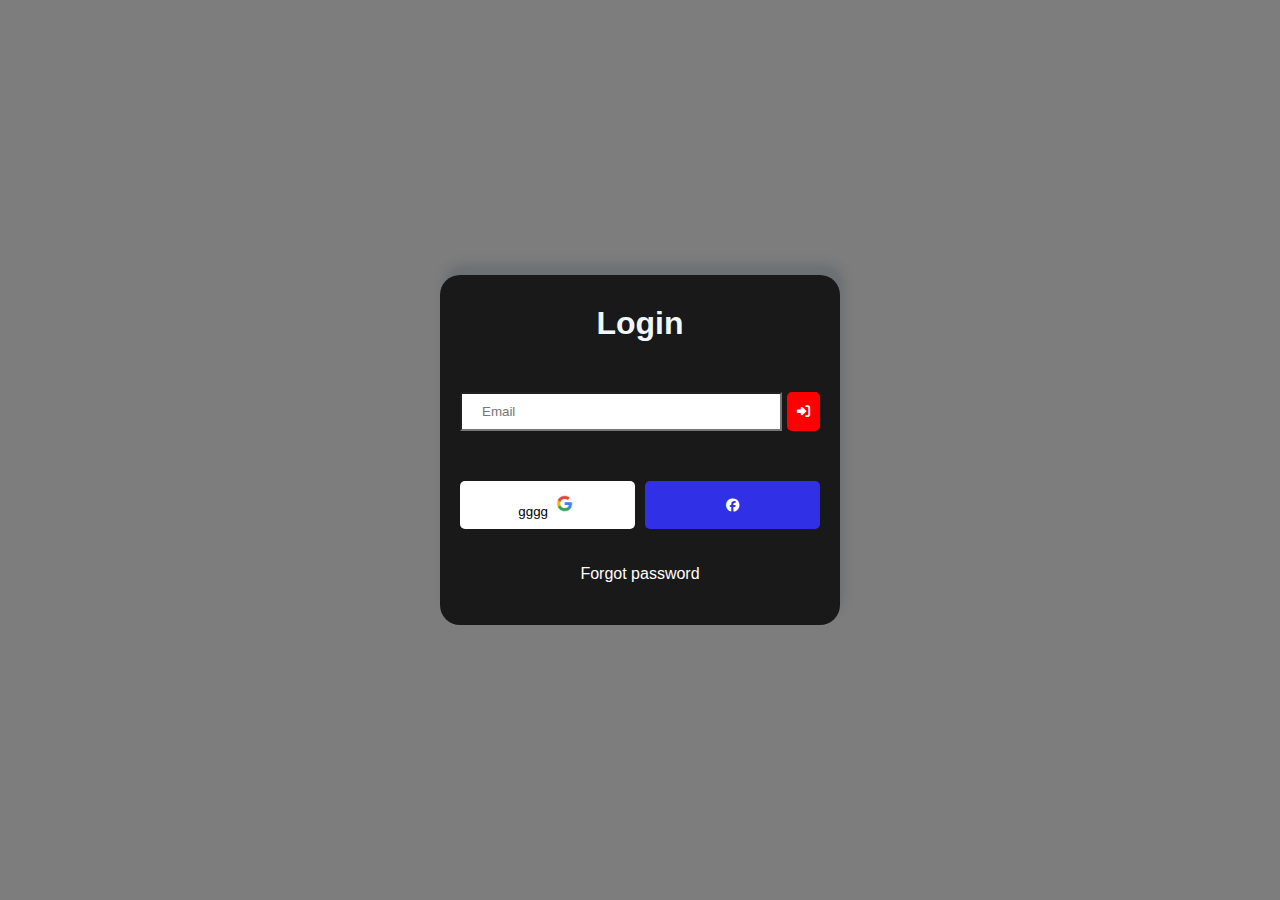
<file: index.html>
<!DOCTYPE html>
<html lang="en">

<head>
    <meta charset="UTF-8">
    <meta name="viewport" content="width=device-width, initial-scale=1.0">
    <title>Netflix</title>
    <link rel="stylesheet" href="https://cdnjs.cloudflare.com/ajax/libs/font-awesome/6.7.2/css/all.min.css"
        integrity="sha512-Evv84Mr4kqVGRNSgIGL/F/aIDqQb7xQ2vcrdIwxfjThSH8CSR7PBEakCr51Ck+w+/U6swU2Im1vVX0SVk9ABhg=="
        crossorigin="anonymous" referrerpolicy="no-referrer" />
    <link rel="stylesheet" href="/css/style.css">
    
</head>

<body>
    <main class="login_box">
        <div class="Login_form_box">
            <h1 class="Login_title">Login</h1>
            <form action="./home/index.html" class="">
                <div class="Login_form">
                    <input class="Login_input" type="email" placeholder="Email">
                    <button class="login_btn">
                        <i class="fa-solid fa-right-to-bracket"></i>
                    </button>
                </div>
                <div class="social">
                    <button style="background-color: white;" class="social_btn">
                        gggg
                        <img width="25px" src="./homepage/img/7123025_logo_google_g_icon.png" alt="">
                    </button>
                    <button class="social_btn   btn_facebook">
                        <i class="fa-brands fa-facebook"></i>
                    </button>
                </div>
                <br>
                <br>
                <p style="color: white; text-align: center;">Forgot password</p>
            </form>
        </div>
    </main>
</body>

</html>
</file>
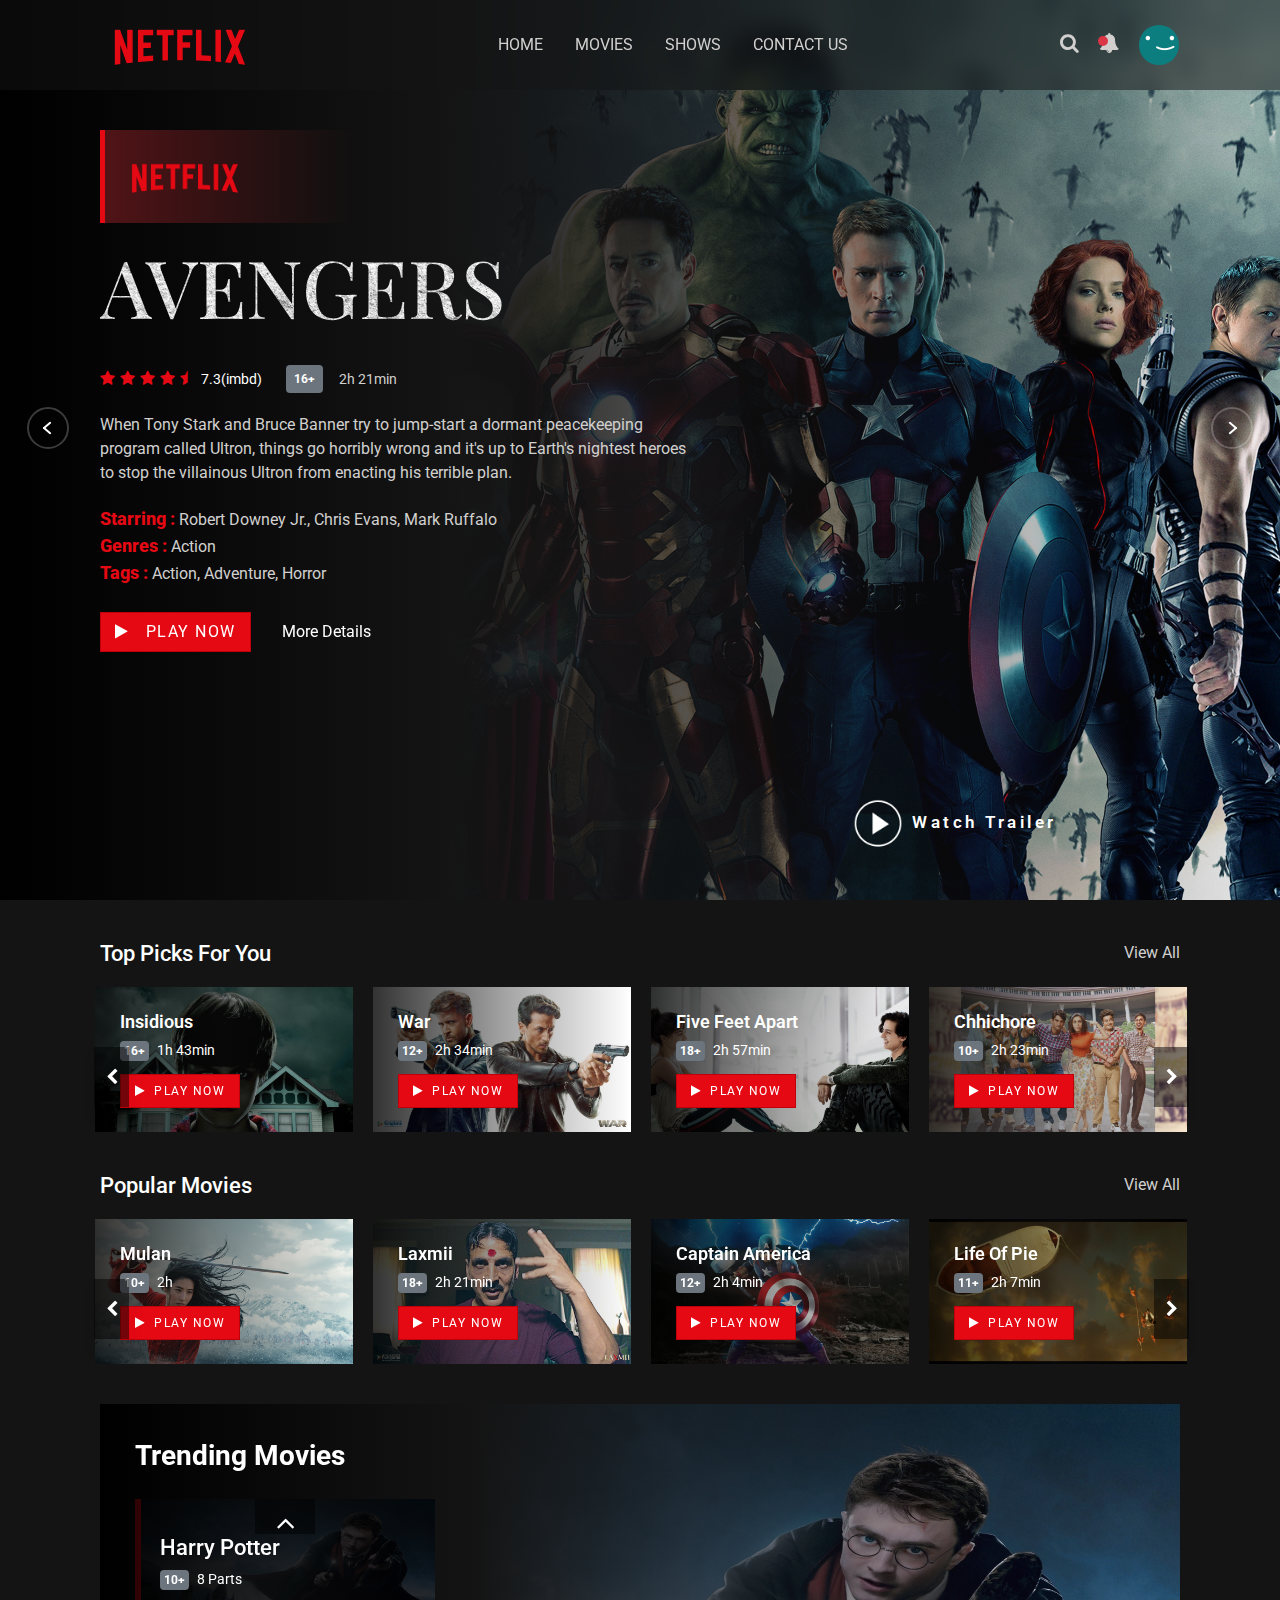
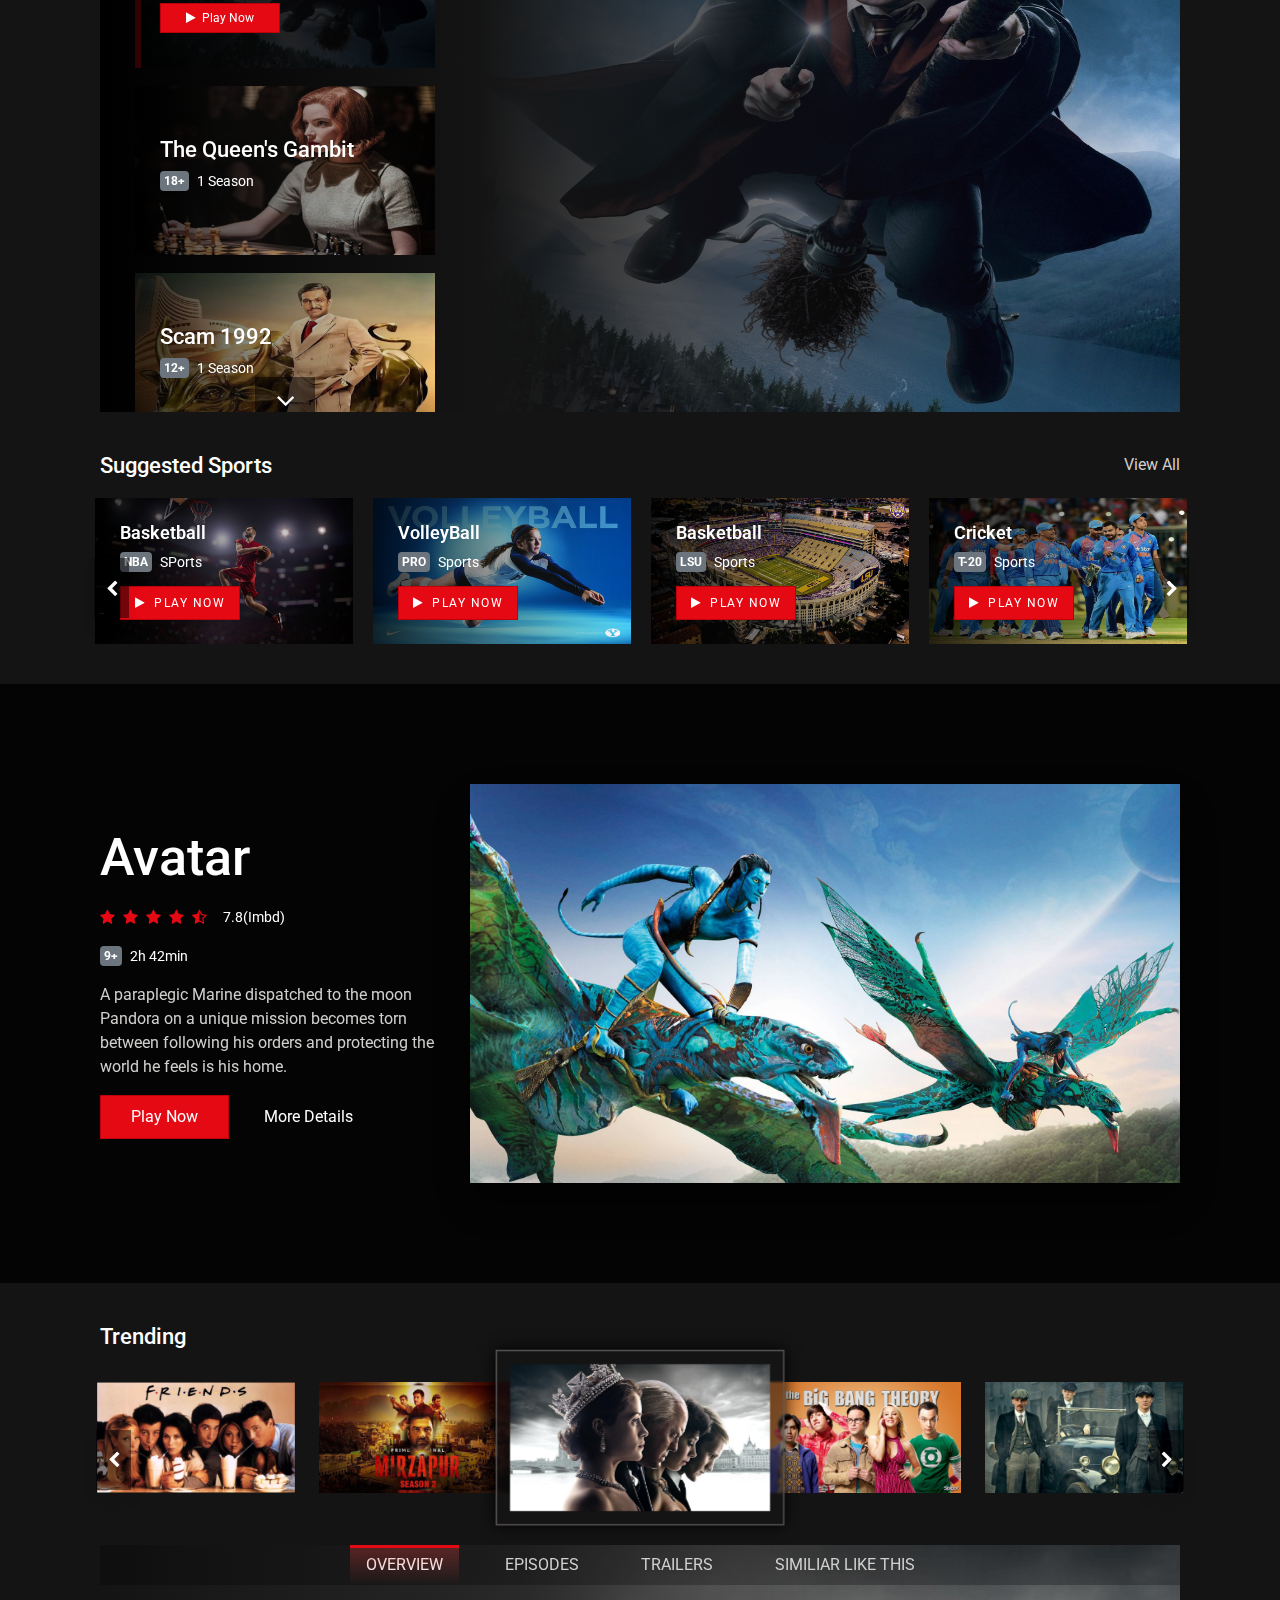
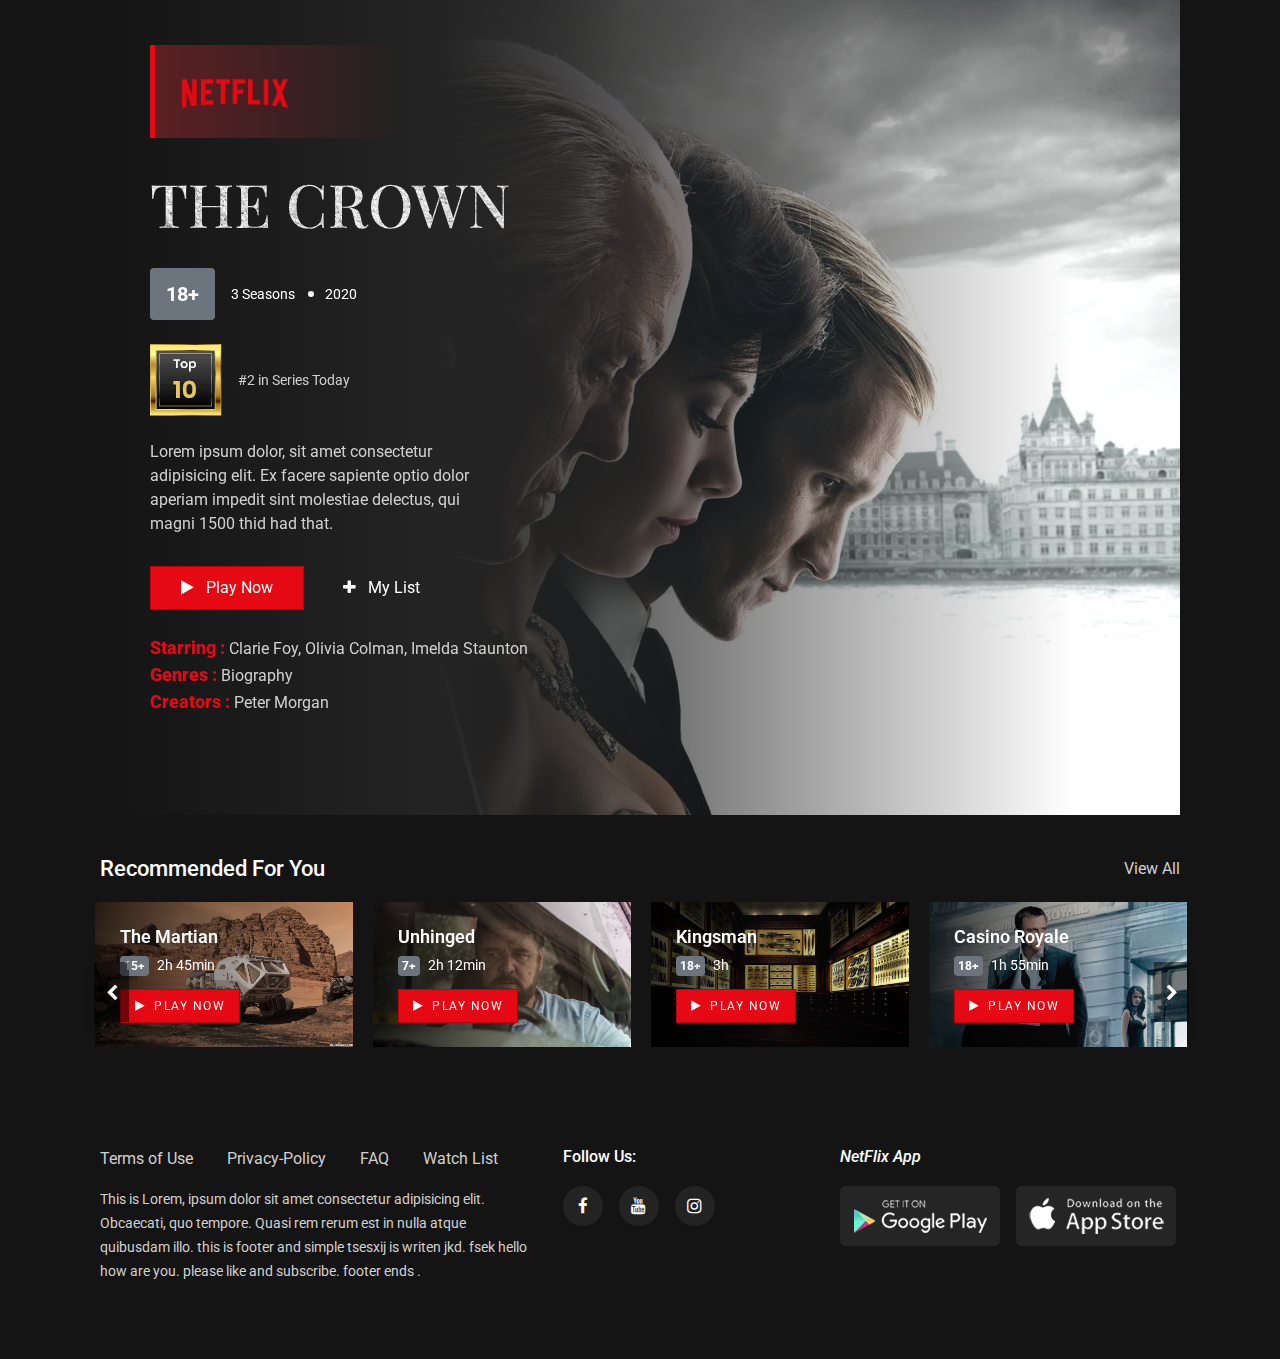
<file: home/index.html>
<!DOCTYPE html>
<html lang="en">

<head>
  <meta charset="UTF-8" />
  <meta http-equiv="X-UA-Compatible" content="IE=edge" />
  <meta name="viewport" content="width=device-width, initial-scale=1.0" />
  <title>Video Streaming</title>
  <link rel="stylesheet" href="css/bootstrap.min.css" />
  <link rel="stylesheet" href="https://stackpath.bootstrapcdn.com/font-awesome/4.7.0/css/font-awesome.min.css" />
  <!-- i will provide this in description  -->
  <link rel="stylesheet" href="css/slick.css" />
  <link rel="stylesheet" href="css/slick-theme.css" />
  <link rel="stylesheet" href="css/owl.carousel.min.css" />
  <link rel="stylesheet" href="css/animate.min.css" />
  <link rel="stylesheet" href="css/magnific-popup.css" />
  <link rel="stylesheet" href="css/select2.min.css" />
  <link rel="stylesheet" href="css/select2-bootstrap4.min.css" />

  <link rel="stylesheet" href="css/slick-animation.css" />
  <link rel="stylesheet" href="style.css" />
</head>

<body>
  <header id="main-header">
    <div class="main-header">
      <div class="container-fluid">
        <div class="row">
          <div class="col-sm-12">
            <nav class="navbar navbar-expand-lg navbar-light p-0">
              <a href="#" class="navbar-toggler c-toggler" data-toggle="collapse" data-target="#navbarSupportedContent"
                aria-controls="navbarSupportedContent" aria-expanded="false" aria-label="Toggle navigation">
                <div class="navbar-toggler-icon" data-toggle="collapse">
                  <span class="navbar-menu-icon navbar-menu-icon--top"></span>
                  <span class="navbar-menu-icon navbar-menu-icon--middle"></span>
                  <span class="navbar-menu-icon navbar-menu-icon--bottom"></span>
                </div>
              </a>
              <a href="index.html" class="navbar-brand">
                <img src="images/logo.png" class="img-fluid logo" alt="" />
              </a>
              <div class="collapse navbar-collapse" id="navbarSupportedContent">
                <div class="menu-main-menu-container">
                  <ul id="top-menu" class="navbar-nav ml-auto">
                    <li class="menu-item"><a href="#">Home</a></li>
                    <li class="menu-item"><a href="#">Movies</a></li>
                    <li class="menu-item"><a href="#">Shows</a></li>
                    <li class="menu-item">
                      <a href="#">Contact Us</a>
                      <ul class="sub-menu">
                        <li class="menu-item"><a href="#">About Us</a></li>
                        <li class="menu-item"><a href="#">Contact</a></li>
                        <li class="menu-item"><a href="#">FAQ</a></li>
                        <li class="menu-item">
                          <a href="#">Privacy-Policy</a>
                        </li>
                        <li class="menu-item">
                          <a href="#">Pricing</a>
                          <ul class="sub-menu">
                            <li class="menu-item">
                              <a href="#">Gold Membership</a>
                            </li>
                            <li class="menu-item">
                              <a href="#">Silver Membership</a>
                            </li>
                            <li class="menu-item">
                              <a href="#">Bronze Membership</a>
                            </li>
                          </ul>
                        </li>
                      </ul>
                    </li>
                  </ul>
                </div>
              </div>
              <div class="mobile-more-menu">
                <a href="javascript:void(0);" class="more-toggle" id="dropdownMenuButton" data-toggle="more-toggle"
                  aria-haspopup="true" aria-expanded="false">
                  <i class="fa fa-ellipsis-h"></i>
                </a>
                <div class="more-menu" aria-labelledby="dropdownMenuButton">
                  <div class="navbar-right position-relative">
                    <ul class="d-flex align-items-center justify-content-end list-inline m-0">
                      <li>
                        <a href="#" class="search-toggle">
                          <i class="fa fa-search"></i>
                        </a>
                        <div class="search-box iq-search-bar">
                          <form action="#" class="searchbox">
                            <div class="form-group position-relative">
                              <input type="text" class="text search-input font-size-12"
                                placeholder="type here to search..." />
                              <i class="search-link fa fa-search"></i>
                            </div>
                          </form>
                        </div>
                      </li>
                      <li class="nav-item nav-icon">
                        <a href="#" class="search-toggle position-relative">
                          <i class="fa fa-bell"></i>
                          <span class="bg-danger dots"></span>
                        </a>
                        <div class="iq-sub-dropdown">
                          <div class="iq-card shadow-none m-0">
                            <div class="iq-card-body">
                              <a href="#" class="iq-sub-card">
                                <div class="media align-items-center">
                                  <img src="images/notify/thumb-1.jpg" alt="" class="img-fluid mr-3" />
                                  <div class="media-body">
                                    <h6 class="mb-0">Captain Marvel</h6>
                                    <small class="font-size-12">just now</small>
                                  </div>
                                </div>
                              </a>
                              <a href="#" class="iq-sub-card">
                                <div class="media align-items-center">
                                  <img src="images/notify/thumb-2.jpg" alt="" class="img-fluid mr-3" />
                                  <div class="media-body">
                                    <h6 class="mb-0">
                                      Dora and The Lost City of Gold
                                    </h6>
                                    <small class="font-size-12">25 mins ago</small>
                                  </div>
                                </div>
                              </a>
                              <a href="#" class="iq-sub-card">
                                <div class="media align-items-center">
                                  <img src="images/notify/thumb-3.jpg" alt="" class="img-fluid mr-3" />
                                  <div class="media-body">
                                    <h6 class="mb-0">Mulan</h6>
                                    <small class="font-size-12">1h 30 mins ago</small>
                                  </div>
                                </div>
                              </a>
                            </div>
                          </div>
                        </div>
                      </li>
                      <li>
                        <a href="#" class="iq-user-dropdown search-toggle d-flex align-items-center">
                          <img src="images/user/user.png" class="img-fluid user-m rounded-circle" alt="" />
                        </a>
                        <div class="iq-sub-dropdown iq-user-dropdown">
                          <div class="iq-card shadow-none m-0">
                            <div class="iq-card-body p-0 pl-3 pr-3">
                              <a href="#" class="iq-sub-card setting-dropdown">
                                <div class="media align-items-center">
                                  <div class="right-icon">
                                    <i class="fa fa-user text-primary"></i>
                                  </div>
                                  <div class="media-body ml-3">
                                    <h6 class="mb-0">Manage Profile</h6>
                                  </div>
                                </div>
                              </a>
                              <a href="#" class="iq-sub-card setting-dropdown">
                                <div class="media align-items-center">
                                  <div class="right-icon">
                                    <i class="fa fa-cog text-primary"></i>
                                  </div>
                                  <div class="media-body ml-3">
                                    <h6 class="mb-0">Settings</h6>
                                  </div>
                                </div>
                              </a>
                              <a href="#" class="iq-sub-card setting-dropdown">
                                <div class="media align-items-center">
                                  <div class="right-icon">
                                    <i class="fa fa-inr text-primary"></i>
                                  </div>
                                  <div class="media-body ml-3">
                                    <h6 class="mb-0">Pricing Plan</h6>
                                  </div>
                                </div>
                              </a>
                              <a href="#" class="iq-sub-card setting-dropdown">
                                <div class="media align-items-center">
                                  <div class="right-icon">
                                    <i class="fa fa-sign-out text-primary"></i>
                                  </div>
                                  <div class="media-body ml-3">
                                    <h6 class="mb-0">Logout</h6>
                                  </div>
                                </div>
                              </a>
                            </div>
                          </div>
                        </div>
                      </li>
                    </ul>
                  </div>
                </div>
              </div>

              <div class="navbar-right menu-right">
                <ul class="d-flex align-items-center list-inline m-0">
                  <li class="nav-item nav-icon">
                    <a href="#" class="search-toggle device-search">
                      <i class="fa fa-search"></i>
                    </a>
                    <div class="search-box iq-search-bar d-search">
                      <form action="#" class="searchbox">
                        <div class="form-group position-relative">
                          <input type="text" class="text search-input font-size-12"
                            placeholder="type here to search..." />
                          <i class="search-link fa fa-search"></i>
                        </div>
                      </form>
                    </div>
                  </li>
                  <li class="nav-item nav-icon">
                    <a href="#" class="search-toggle" data-toggle="search-toggle">
                      <i class="fa fa-bell"></i>
                      <span class="bg-danger dots"></span>
                    </a>
                    <div class="iq-sub-dropdown">
                      <div class="iq-card shadow-none m-0">
                        <div class="iq-card-body">
                          <a href="#" class="iq-sub-card">
                            <div class="media align-items-center">
                              <img src="images/notify/thumb-1.jpg" alt="" class="img-fluid mr-3" />
                              <div class="media-body">
                                <h6 class="mb-0">Captain Marvel</h6>
                                <small class="font-size-12">just now</small>
                              </div>
                            </div>
                          </a>
                          <a href="#" class="iq-sub-card">
                            <div class="media align-items-center">
                              <img src="images/notify/thumb-2.jpg" alt="" class="img-fluid mr-3" />
                              <div class="media-body">
                                <h6 class="mb-0">
                                  Dora and The Lost City of Gold
                                </h6>
                                <small class="font-size-12">25 mins ago</small>
                              </div>
                            </div>
                          </a>
                          <a href="#" class="iq-sub-card">
                            <div class="media align-items-center">
                              <img src="images/notify/thumb-3.jpg" alt="" class="img-fluid mr-3" />
                              <div class="media-body">
                                <h6 class="mb-0">Mulan</h6>
                                <small class="font-size-12">1h 30 mins ago</small>
                              </div>
                            </div>
                          </a>
                        </div>
                      </div>
                    </div>
                  </li>
                  <li class="nav-item nav-icon">
                    <a href="#" class="iq-user-dropdown search-toggle d-flex align-items-center p-0">
                      <img src="images/user/user.png" class="img-fluid user-m rounded-circle" alt="" />
                    </a>
                    <div class="iq-sub-dropdown iq-user-dropdown">
                      <div class="iq-card shadow-none m-0">
                        <div class="iq-card-body p-0 pl-3 pr-3">
                          <a href="#" class="iq-sub-card setting-dropdown">
                            <div class="media align-items-center">
                              <div class="right-icon">
                                <i class="fa fa-user text-primary"></i>
                              </div>
                              <div class="media-body ml-3">
                                <h6 class="mb-0">Manage Profile</h6>
                              </div>
                            </div>
                          </a>
                          <a href="#" class="iq-sub-card setting-dropdown">
                            <div class="media align-items-center">
                              <div class="right-icon">
                                <i class="fa fa-cog text-primary"></i>
                              </div>
                              <div class="media-body ml-3">
                                <h6 class="mb-0">Settings</h6>
                              </div>
                            </div>
                          </a>
                          <a href="#" class="iq-sub-card setting-dropdown">
                            <div class="media align-items-center">
                              <div class="right-icon">
                                <i class="fa fa-inr text-primary"></i>
                              </div>
                              <div class="media-body ml-3">
                                <h6 class="mb-0">Pricing Plan</h6>
                              </div>
                            </div>
                          </a>
                          <a href="#" class="iq-sub-card setting-dropdown">
                            <div class="media align-items-center">
                              <div class="right-icon">
                                <i class="fa fa-sign-out text-primary"></i>
                              </div>
                              <div class="media-body ml-3">
                                <h6 class="mb-0">Logout</h6>
                              </div>
                            </div>
                          </a>
                        </div>
                      </div>
                    </div>
                  </li>
                </ul>
              </div>
            </nav>
            <div class="nav-overlay"></div>
          </div>
        </div>
      </div>
    </div>
  </header>

  <!-- slider starts  -->
  <section id="home" class="iq-main-slider p-0">
    <div id="home-slider" class="slider m-0 p-0">
      <div class="slide slick-bg s-bg-1">
        <div class="container-fluid position-relative h-100">
          <div class="slider-inner h-100">
            <div class="row align-items-center h--100">
              <div class="col-xl-6 col-lg-12 col-md-12">
                <a href="javascript:void(0)">
                  <div class="channel-logo" data-animation-in="fadeInLeft" data-delay-in="0.5">
                    <img src="images/logo.png" class="c-logo" alt="" />
                  </div>
                </a>
                <h1 class="slider-text big-title title text-uppercase" data-animation-in="fadeInLeft"
                  data-delay-in="0.6">
                  Avengers
                </h1>
                <div class="d-flex flex-wrap align-items-center fadeInLeft animated" data-animation-in="fadeInLeft"
                  style="opacity: 1">
                  <div class="slider-ratting d-flex align-items-center mr-4 mt-2 mt-md-3">
                    <ul
                      class="ratting-start p-0 m-0 list-inline text-primary d-flex align-items-center justify-content-left">
                      <li><i class="fa fa-star"></i></li>
                      <li><i class="fa fa-star"></i></li>
                      <li><i class="fa fa-star"></i></li>
                      <li><i class="fa fa-star"></i></li>
                      <li><i class="fa fa-star-half"></i></li>
                    </ul>
                    <span class="text-white ml-2">7.3(imbd)</span>
                  </div>
                  <div class="d-flex align-items-center mt-2 mt-md-3">
                    <span class="badge badge-secondary p-2">16+</span>
                    <span class="ml-3">2h 21min</span>
                  </div>
                </div>
                <p data-animation-in="fadeInUp">
                  When Tony Stark and Bruce Banner try to jump-start a dormant
                  peacekeeping program called Ultron, things go horribly wrong
                  and it's up to Earth's nightest heroes to stop the
                  villainous Ultron from enacting his terrible plan.
                </p>
                <div class="trending-list" data-animation-in="fadeInUp" data-delay-in="1.2">
                  <div class="text-primary title starring">
                    Starring :
                    <span class="text-body">Robert Downey Jr., Chris Evans, Mark Ruffalo</span>
                  </div>
                  <div class="text-primary title genres">
                    Genres : <span class="text-body">Action</span>
                  </div>
                  <div class="text-primary title tag">
                    Tags :
                    <span class="text-body">Action, Adventure, Horror</span>
                  </div>
                </div>
                <div class="d-flex align-items-center r-mb-23 mt-4" data-animation-in="fadeInUp" data-delay-in="1.2">
                  <a href="#" class="btn btn-hover iq-button"><i class="fa fa-play mr-3"></i>Play Now</a>
                  <a href="#" class="btn btn-link">More Details</a>
                </div>
              </div>
            </div>
            <div class="col-xl-5 col-lg-12 col-md-12 trailor-video">
              <a href="video/trailer.mp4" class="video-open playbtn">
                <img src="images/play.png" class="play" alt="" />
                <span class="w-trailor">Watch Trailer</span>
              </a>
            </div>
          </div>
        </div>
      </div>
      <div class="slide slick-bg s-bg-2">
        <div class="container-fluid position-relative h-100">
          <div class="slider-inner h-100">
            <div class="row align-items-center h--100">
              <div class="col-xl-6 col-lg-12 col-md-12">
                <a href="javascript:void(0)">
                  <div class="channel-logo" data-animation-in="fadeInLeft" data-delay-in="0.5">
                    <img src="images/logo.png" class="c-logo" alt="" />
                  </div>
                </a>
                <h1 class="slider-text big-title title text-uppercase" data-animation-in="fadeInLeft"
                  data-delay-in="0.6">
                  Frozen
                </h1>
                <div class="d-flex flex-wrap align-items-center fadeInLeft animated" data-animation-in="fadeInLeft"
                  style="opacity: 1">
                  <div class="slider-ratting d-flex align-items-center mr-4 mt-2 mt-md-3">
                    <ul
                      class="ratting-start p-0 m-0 list-inline text-primary d-flex align-items-center justify-content-left">
                      <li><i class="fa fa-star"></i></li>
                      <li><i class="fa fa-star"></i></li>
                      <li><i class="fa fa-star"></i></li>
                      <li><i class="fa fa-star"></i></li>
                      <li><i class="fa fa-star-half"></i></li>
                    </ul>
                    <span class="text-white ml-2">7.4(imbd)</span>
                  </div>
                  <div class="d-flex align-items-center mt-2 mt-md-3">
                    <span class="badge badge-secondary p-2">13+</span>
                    <span class="ml-3">1h 42min</span>
                  </div>
                </div>
                <p data-animation-in="fadeInUp">
                  When the newly crowned Queen Elsa accidentally uses her
                  power to turn things into ice to curse her home in infinte
                  winter, her sister Anna teams up with a mountain man, his
                  playful reindeer, and a snowman to change the weather
                  condition.
                </p>
                <div class="trending-list" data-animation-in="fadeInUp" data-delay-in="1.2">
                  <div class="text-primary title starring">
                    Starring :
                    <span class="text-body">Kristan Bell, Idina menzel, Jonathan Groff</span>
                  </div>
                  <div class="text-primary title genres">
                    Genres : <span class="text-body">Animation</span>
                  </div>
                  <div class="text-primary title tag">
                    Tags :
                    <span class="text-body">Animation, Adventure, Comedy</span>
                  </div>
                </div>
                <div class="d-flex align-items-center r-mb-23 mt-4" data-animation-in="fadeInUp" data-delay-in="1.2">
                  <a href="#" class="btn btn-hover iq-button"><i class="fa fa-play mr-3"></i>Play Now</a>
                  <a href="#" class="btn btn-link">More Details</a>
                </div>
              </div>
            </div>
            <div class="col-xl-5 col-lg-12 col-md-12 trailor-video">
              <a href="video/trailer.mp4" class="video-open playbtn">
                <img src="images/play.png" class="play" alt="" />
                <span class="w-trailor">Watch Trailer</span>
              </a>
            </div>
          </div>
        </div>
      </div>
      <div class="slide slick-bg s-bg-3">
        <div class="container-fluid position-relative h-100">
          <div class="slider-inner h-100">
            <div class="row align-items-center h--100">
              <div class="col-xl-6 col-lg-12 col-md-12">
                <a href="javascript:void(0)">
                  <div class="channel-logo" data-animation-in="fadeInLeft" data-delay-in="0.5">
                    <img src="images/logo.png" class="c-logo" alt="" />
                  </div>
                </a>
                <h1 class="slider-text big-title title text-uppercase" data-animation-in="fadeInLeft"
                  data-delay-in="0.6">
                  The Conjuring
                </h1>
                <div class="d-flex flex-wrap align-items-center fadeInLeft animated" data-animation-in="fadeInLeft"
                  style="opacity: 1">
                  <div class="slider-ratting d-flex align-items-center mr-4 mt-2 mt-md-3">
                    <ul
                      class="ratting-start p-0 m-0 list-inline text-primary d-flex align-items-center justify-content-left">
                      <li><i class="fa fa-star"></i></li>
                      <li><i class="fa fa-star"></i></li>
                      <li><i class="fa fa-star"></i></li>
                      <li><i class="fa fa-star"></i></li>
                      <li><i class="fa fa-star-half"></i></li>
                    </ul>
                    <span class="text-white ml-2">7.5(imbd)</span>
                  </div>
                  <div class="d-flex align-items-center mt-2 mt-md-3">
                    <span class="badge badge-secondary p-2">16+</span>
                    <span class="ml-3">1h 52min</span>
                  </div>
                </div>
                <p data-animation-in="fadeInUp">
                  Paranomal investigators Ed and Lorraine Warren work to help
                  a family terrorized by a dark presence in their farmhouse.
                </p>
                <div class="trending-list" data-animation-in="fadeInUp" data-delay-in="1.2">
                  <div class="text-primary title starring">
                    Starring :
                    <span class="text-body">Patrick Wilson, Vera Farminga, Ron Livingston</span>
                  </div>
                  <div class="text-primary title genres">
                    Genres : <span class="text-body">Horror</span>
                  </div>
                  <div class="text-primary title tag">
                    Tags :
                    <span class="text-body">Horror, Mystery, Thriller</span>
                  </div>
                </div>
                <div class="d-flex align-items-center r-mb-23 mt-4" data-animation-in="fadeInUp" data-delay-in="1.2">
                  <a href="#" class="btn btn-hover iq-button"><i class="fa fa-play mr-3"></i>Play Now</a>
                  <a href="#" class="btn btn-link">More Details</a>
                </div>
              </div>
            </div>
            <div class="col-xl-5 col-lg-12 col-md-12 trailor-video">
              <a href="video/trailer.mp4" class="video-open playbtn">
                <img src="images/play.png" class="play" alt="" />
                <span class="w-trailor">Watch Trailer</span>
              </a>
            </div>
          </div>
        </div>
      </div>
    </div>
  </section>
  <!-- slider ends -->

  <!-- main content starts  -->
  <div class="main-content">
    <!-- favorite section starts   -->

    <section id="iq-favorites">
      <div class="container-fluid">
        <div class="row">
          <div class="col-sm-12 overflow-hidden">
            <div class="iq-main-header d-flex align-items-center justify-content-between">
              <h4 class="main-title">Top Picks For You</h4>
              <a href="#" class="iq-view-all">View All</a>
            </div>
            <div class="favorite-contens">
              <ul class="favorites-slider list-inline row p-0 mb-0">
                <!-- slide item 1 -->
                <li class="slide-item">
                  <div class="block-images position-relative">
                    <div class="img-box">
                      <img src="images/favorite/f1.jpg" class="img-fluid" alt="" />
                    </div>
                    <div class="block-description">
                      <h6 class="iq-title">
                        <a href="#"> Insidious </a>
                      </h6>
                      <div class="movie-time d-flex align-items-center my-2">
                        <div class="badge badge-secondary p-1 mr-2">16+</div>
                        <span class="text-white">1h 43min</span>
                      </div>
                      <div class="hover-buttons">
                        <span class="btn btn-hover iq-button">
                          <i class="fa fa-play mr-1"></i>
                          Play Now
                        </span>
                      </div>
                    </div>
                    <div class="block-social-info">
                      <ul class="list-inline p-0 m-0 music-play-lists">
                        <li class="share">
                          <span><i class="fa fa-share-alt"></i></span>
                          <div class="share-box">
                            <div class="d-flex align-items-center">
                              <a href="#" class="share-ico"><i class="fa fa-share-alt"></i></a>
                              <a href="#" class="share-ico"><i class="fa fa-youtube"></i></a>
                              <a href="#" class="share-ico"><i class="fa fa-instagram"></i></a>
                            </div>
                          </div>
                        </li>
                        <li>
                          <span><i class="fa fa-heart"></i></span>
                          <span class="count-box">19+</span>
                        </li>
                        <li>
                          <span><i class="fa fa-plus"></i></span>
                        </li>
                      </ul>
                    </div>
                  </div>
                </li>
                <!-- slide item 2 -->
                <li class="slide-item">
                  <div class="block-images position-relative">
                    <div class="img-box">
                      <img src="images/favorite/f2.jpg" class="img-fluid" alt="" />
                    </div>
                    <div class="block-description">
                      <h6 class="iq-title">
                        <a href="#"> War </a>
                      </h6>
                      <div class="movie-time d-flex align-items-center my-2">
                        <div class="badge badge-secondary p-1 mr-2">12+</div>
                        <span class="text-white">2h 34min</span>
                      </div>
                      <div class="hover-buttons">
                        <span class="btn btn-hover iq-button">
                          <i class="fa fa-play mr-1"></i>
                          Play Now
                        </span>
                      </div>
                    </div>
                    <div class="block-social-info">
                      <ul class="list-inline p-0 m-0 music-play-lists">
                        <li class="share">
                          <span><i class="fa fa-share-alt"></i></span>
                          <div class="share-box">
                            <div class="d-flex align-items-center">
                              <a href="#" class="share-ico"><i class="fa fa-share-alt"></i></a>
                              <a href="#" class="share-ico"><i class="fa fa-youtube"></i></a>
                              <a href="#" class="share-ico"><i class="fa fa-instagram"></i></a>
                            </div>
                          </div>
                        </li>
                        <li>
                          <span><i class="fa fa-heart"></i></span>
                          <span class="count-box">58+</span>
                        </li>
                        <li>
                          <span><i class="fa fa-plus"></i></span>
                        </li>
                      </ul>
                    </div>
                  </div>
                </li>
                <!-- slide item 3 -->
                <li class="slide-item">
                  <div class="block-images position-relative">
                    <div class="img-box">
                      <img src="images/favorite/f3.jpg" class="img-fluid" alt="" />
                    </div>
                    <div class="block-description">
                      <h6 class="iq-title">
                        <a href="#"> Five Feet Apart </a>
                      </h6>
                      <div class="movie-time d-flex align-items-center my-2">
                        <div class="badge badge-secondary p-1 mr-2">18+</div>
                        <span class="text-white">2h 57min</span>
                      </div>
                      <div class="hover-buttons">
                        <span class="btn btn-hover iq-button">
                          <i class="fa fa-play mr-1"></i>
                          Play Now
                        </span>
                      </div>
                    </div>
                    <div class="block-social-info">
                      <ul class="list-inline p-0 m-0 music-play-lists">
                        <li class="share">
                          <span><i class="fa fa-share-alt"></i></span>
                          <div class="share-box">
                            <div class="d-flex align-items-center">
                              <a href="#" class="share-ico"><i class="fa fa-share-alt"></i></a>
                              <a href="#" class="share-ico"><i class="fa fa-youtube"></i></a>
                              <a href="#" class="share-ico"><i class="fa fa-instagram"></i></a>
                            </div>
                          </div>
                        </li>
                        <li>
                          <span><i class="fa fa-heart"></i></span>
                          <span class="count-box">19+</span>
                        </li>
                        <li>
                          <span><i class="fa fa-plus"></i></span>
                        </li>
                      </ul>
                    </div>
                  </div>
                </li>
                <!-- slide item 4 -->
                <li class="slide-item">
                  <div class="block-images position-relative">
                    <div class="img-box">
                      <img src="images/favorite/f4.jpg" class="img-fluid" alt="" />
                    </div>
                    <div class="block-description">
                      <h6 class="iq-title">
                        <a href="#"> Chhichore </a>
                      </h6>
                      <div class="movie-time d-flex align-items-center my-2">
                        <div class="badge badge-secondary p-1 mr-2">10+</div>
                        <span class="text-white">2h 23min</span>
                      </div>
                      <div class="hover-buttons">
                        <span class="btn btn-hover iq-button">
                          <i class="fa fa-play mr-1"></i>
                          Play Now
                        </span>
                      </div>
                    </div>
                    <div class="block-social-info">
                      <ul class="list-inline p-0 m-0 music-play-lists">
                        <li class="share">
                          <span><i class="fa fa-share-alt"></i></span>
                          <div class="share-box">
                            <div class="d-flex align-items-center">
                              <a href="#" class="share-ico"><i class="fa fa-share-alt"></i></a>
                              <a href="#" class="share-ico"><i class="fa fa-youtube"></i></a>
                              <a href="#" class="share-ico"><i class="fa fa-instagram"></i></a>
                            </div>
                          </div>
                        </li>
                        <li>
                          <span><i class="fa fa-heart"></i></span>
                          <span class="count-box">19+</span>
                        </li>
                        <li>
                          <span><i class="fa fa-plus"></i></span>
                        </li>
                      </ul>
                    </div>
                  </div>
                </li>
                <!-- slide item 5 -->
                <li class="slide-item">
                  <div class="block-images position-relative">
                    <div class="img-box">
                      <img src="images/favorite/f5.jpg" class="img-fluid" alt="" />
                    </div>
                    <div class="block-description">
                      <h6 class="iq-title">
                        <a href="#"> Doctor Strange </a>
                      </h6>
                      <div class="movie-time d-flex align-items-center my-2">
                        <div class="badge badge-secondary p-1 mr-2">12+</div>
                        <span class="text-white">1h 55min</span>
                      </div>
                      <div class="hover-buttons">
                        <span class="btn btn-hover iq-button">
                          <i class="fa fa-play mr-1"></i>
                          Play Now
                        </span>
                      </div>
                    </div>
                    <div class="block-social-info">
                      <ul class="list-inline p-0 m-0 music-play-lists">
                        <li class="share">
                          <span><i class="fa fa-share-alt"></i></span>
                          <div class="share-box">
                            <div class="d-flex align-items-center">
                              <a href="#" class="share-ico"><i class="fa fa-share-alt"></i></a>
                              <a href="#" class="share-ico"><i class="fa fa-youtube"></i></a>
                              <a href="#" class="share-ico"><i class="fa fa-instagram"></i></a>
                            </div>
                          </div>
                        </li>
                        <li>
                          <span><i class="fa fa-heart"></i></span>
                          <span class="count-box">19+</span>
                        </li>
                        <li>
                          <span><i class="fa fa-plus"></i></span>
                        </li>
                      </ul>
                    </div>
                  </div>
                </li>
              </ul>
            </div>
          </div>
        </div>
      </div>
    </section>

    <!-- favourite section ends -->

    <!-- upcoming contents section starts  -->
    <section id="iq-upcoming-movie">
      <div class="container-fluid">
        <div class="row">
          <div class="col-sm-12 overflow-hidden">
            <div class="iq-main-header d-flex align-items-center justify-content-between">
              <h4 class="main-title">Popular Movies</h4>
              <a href="#" class="iq-view-all">View All</a>
            </div>
            <div class="favorite-contens">
              <ul class="favorites-slider list-inline row p-0 mb-0">
                <!-- slide item 1 -->
                <li class="slide-item">
                  <div class="block-images position-relative">
                    <div class="img-box">
                      <img src="images/popular/u1.jpg" class="img-fluid" alt="" />
                    </div>
                    <div class="block-description">
                      <h6 class="iq-title">
                        <a href="#"> Mulan </a>
                      </h6>
                      <div class="movie-time d-flex align-items-center my-2">
                        <div class="badge badge-secondary p-1 mr-2">10+</div>
                        <span class="text-white">2h</span>
                      </div>
                      <div class="hover-buttons">
                        <span class="btn btn-hover iq-button">
                          <i class="fa fa-play mr-1"></i>
                          Play Now
                        </span>
                      </div>
                    </div>
                    <div class="block-social-info">
                      <ul class="list-inline p-0 m-0 music-play-lists">
                        <li class="share">
                          <span><i class="fa fa-share-alt"></i></span>
                          <div class="share-box">
                            <div class="d-flex align-items-center">
                              <a href="#" class="share-ico"><i class="fa fa-share-alt"></i></a>
                              <a href="#" class="share-ico"><i class="fa fa-youtube"></i></a>
                              <a href="#" class="share-ico"><i class="fa fa-instagram"></i></a>
                            </div>
                          </div>
                        </li>
                        <li>
                          <span><i class="fa fa-heart"></i></span>
                          <span class="count-box">89+</span>
                        </li>
                        <li>
                          <span><i class="fa fa-plus"></i></span>
                        </li>
                      </ul>
                    </div>
                  </div>
                </li>
                <!-- slide item 2 -->
                <li class="slide-item">
                  <div class="block-images position-relative">
                    <div class="img-box">
                      <img src="images/popular/u2.jpg" class="img-fluid" alt="" />
                    </div>
                    <div class="block-description">
                      <h6 class="iq-title">
                        <a href="#"> Laxmii </a>
                      </h6>
                      <div class="movie-time d-flex align-items-center my-2">
                        <div class="badge badge-secondary p-1 mr-2">18+</div>
                        <span class="text-white">2h 21min</span>
                      </div>
                      <div class="hover-buttons">
                        <span class="btn btn-hover iq-button">
                          <i class="fa fa-play mr-1"></i>
                          Play Now
                        </span>
                      </div>
                    </div>
                    <div class="block-social-info">
                      <ul class="list-inline p-0 m-0 music-play-lists">
                        <li class="share">
                          <span><i class="fa fa-share-alt"></i></span>
                          <div class="share-box">
                            <div class="d-flex align-items-center">
                              <a href="#" class="share-ico"><i class="fa fa-share-alt"></i></a>
                              <a href="#" class="share-ico"><i class="fa fa-youtube"></i></a>
                              <a href="#" class="share-ico"><i class="fa fa-instagram"></i></a>
                            </div>
                          </div>
                        </li>
                        <li>
                          <span><i class="fa fa-heart"></i></span>
                          <span class="count-box">35+</span>
                        </li>
                        <li>
                          <span><i class="fa fa-plus"></i></span>
                        </li>
                      </ul>
                    </div>
                  </div>
                </li>
                <!-- slide item 3 -->
                <li class="slide-item">
                  <div class="block-images position-relative">
                    <div class="img-box">
                      <img src="images/popular/u3.jpg" class="img-fluid" alt="" />
                    </div>
                    <div class="block-description">
                      <h6 class="iq-title">
                        <a href="#"> Captain America </a>
                      </h6>
                      <div class="movie-time d-flex align-items-center my-2">
                        <div class="badge badge-secondary p-1 mr-2">12+</div>
                        <span class="text-white">2h 4min</span>
                      </div>
                      <div class="hover-buttons">
                        <span class="btn btn-hover iq-button">
                          <i class="fa fa-play mr-1"></i>
                          Play Now
                        </span>
                      </div>
                    </div>
                    <div class="block-social-info">
                      <ul class="list-inline p-0 m-0 music-play-lists">
                        <li class="share">
                          <span><i class="fa fa-share-alt"></i></span>
                          <div class="share-box">
                            <div class="d-flex align-items-center">
                              <a href="#" class="share-ico"><i class="fa fa-share-alt"></i></a>
                              <a href="#" class="share-ico"><i class="fa fa-youtube"></i></a>
                              <a href="#" class="share-ico"><i class="fa fa-instagram"></i></a>
                            </div>
                          </div>
                        </li>
                        <li>
                          <span><i class="fa fa-heart"></i></span>
                          <span class="count-box">99+</span>
                        </li>
                        <li>
                          <span><i class="fa fa-plus"></i></span>
                        </li>
                      </ul>
                    </div>
                  </div>
                </li>
                <!-- slide item 4 -->
                <li class="slide-item">
                  <div class="block-images position-relative">
                    <div class="img-box">
                      <img src="images/popular/u4.jpg" class="img-fluid" alt="" />
                    </div>
                    <div class="block-description">
                      <h6 class="iq-title">
                        <a href="#"> Life of Pie </a>
                      </h6>
                      <div class="movie-time d-flex align-items-center my-2">
                        <div class="badge badge-secondary p-1 mr-2">11+</div>
                        <span class="text-white">2h 7min</span>
                      </div>
                      <div class="hover-buttons">
                        <span class="btn btn-hover iq-button">
                          <i class="fa fa-play mr-1"></i>
                          Play Now
                        </span>
                      </div>
                    </div>
                    <div class="block-social-info">
                      <ul class="list-inline p-0 m-0 music-play-lists">
                        <li class="share">
                          <span><i class="fa fa-share-alt"></i></span>
                          <div class="share-box">
                            <div class="d-flex align-items-center">
                              <a href="#" class="share-ico"><i class="fa fa-share-alt"></i></a>
                              <a href="#" class="share-ico"><i class="fa fa-youtube"></i></a>
                              <a href="#" class="share-ico"><i class="fa fa-instagram"></i></a>
                            </div>
                          </div>
                        </li>
                        <li>
                          <span><i class="fa fa-heart"></i></span>
                          <span class="count-box">19+</span>
                        </li>
                        <li>
                          <span><i class="fa fa-plus"></i></span>
                        </li>
                      </ul>
                    </div>
                  </div>
                </li>
                <!-- slide item 5 -->
                <li class="slide-item">
                  <div class="block-images position-relative">
                    <div class="img-box">
                      <img src="images/popular/u5.jpg" class="img-fluid" alt="" />
                    </div>
                    <div class="block-description">
                      <h6 class="iq-title">
                        <a href="#"> Mission Mangal </a>
                      </h6>
                      <div class="movie-time d-flex align-items-center my-2">
                        <div class="badge badge-secondary p-1 mr-2">12+</div>
                        <span class="text-white">2h 10min</span>
                      </div>
                      <div class="hover-buttons">
                        <span class="btn btn-hover iq-button">
                          <i class="fa fa-play mr-1"></i>
                          Play Now
                        </span>
                      </div>
                    </div>
                    <div class="block-social-info">
                      <ul class="list-inline p-0 m-0 music-play-lists">
                        <li class="share">
                          <span><i class="fa fa-share-alt"></i></span>
                          <div class="share-box">
                            <div class="d-flex align-items-center">
                              <a href="#" class="share-ico"><i class="fa fa-share-alt"></i></a>
                              <a href="#" class="share-ico"><i class="fa fa-youtube"></i></a>
                              <a href="#" class="share-ico"><i class="fa fa-instagram"></i></a>
                            </div>
                          </div>
                        </li>
                        <li>
                          <span><i class="fa fa-heart"></i></span>
                          <span class="count-box">19+</span>
                        </li>
                        <li>
                          <span><i class="fa fa-plus"></i></span>
                        </li>
                      </ul>
                    </div>
                  </div>
                </li>
              </ul>
            </div>
          </div>
        </div>
      </div>
    </section>
    <!-- upcoming contents section ends -->

    <!-- top ten trending  -->

    <section id="iq-topten">
      <div class="container-fluid">
        <div class="row">
          <div class="col-sm-12 overflow-hidden">
            <div class="topten-contents">
              <h4 class="main-title iq-title topten-title">
                Trending Movies
              </h4>
              <ul id="top-ten-slider" class="list-inline p-0 m-0 d-flex align-items-center">
                <li class="slick-bg">
                  <a href="#">
                    <img src="images/top-10/01.jpg" class="img-fluid w-100" alt="" />
                    <h6 class="iq-title"><a href="#">Harry Potter</a></h6>
                  </a>
                </li>
                <li class="slick-bg">
                  <a href="#">
                    <img src="images/top-10/02.jpg" class="img-fluid w-100" alt="" />
                    <h6 class="iq-title">
                      <a href="#">The Queen's Gambit</a>
                    </h6>
                  </a>
                </li>
                <li class="slick-bg">
                  <a href="#">
                    <img src="images/top-10/03.jpg" class="img-fluid w-100" alt="" />
                    <h6 class="iq-title"><a href="#">Scam 1992</a></h6>
                  </a>
                </li>
                <li class="slick-bg">
                  <a href="#">
                    <img src="images/top-10/04.jpg" class="img-fluid w-100" alt="" />
                    <h6 class="iq-title"><a href="#">Stranger Things</a></h6>
                  </a>
                </li>
                <li class="slick-bg">
                  <a href="#">
                    <img src="images/top-10/05.jpg" class="img-fluid w-100" alt="" />
                    <h6 class="iq-title"><a href="#">BoJack Horsemen</a></h6>
                  </a>
                </li>
                <li class="slick-bg">
                  <a href="#">
                    <img src="images/top-10/06.jpg" class="img-fluid w-100" alt="" />
                    <h6 class="iq-title"><a href="#">Peaky Blinders</a></h6>
                  </a>
                </li>
              </ul>
              <div class="vertical_s">
                <ul id="top-ten-slider-nav" class="list-inline p-0 m-0 d-flex align-items-center">
                  <li>
                    <div class="block-images position-relative">
                      <a href="#">
                        <img src="images/top-10/01.jpg" class="img-fluid w-100" alt="" />
                      </a>
                      <div class="block-description">
                        <h5>Harry Potter</h5>
                        <div class="movie-time d-flex align-items-center my-2">
                          <div class="badge badge-secondary p-1 mr-2">
                            10+
                          </div>
                          <span class="text-white">8 Parts</span>
                        </div>
                        <div class="hover-buttons">
                          <a href="#" class="btn btn-hover" tabindex="0">
                            <i class="fa fa-play mr-1" aria-hidden="true"></i>
                            Play Now
                          </a>
                        </div>
                      </div>
                    </div>
                  </li>
                  <li>
                    <div class="block-images position-relative">
                      <a href="#">
                        <img src="images/top-10/02.jpg" class="img-fluid w-100" alt="" />
                      </a>
                      <div class="block-description">
                        <h5>The Queen's Gambit</h5>
                        <div class="movie-time d-flex align-items-center my-2">
                          <div class="badge badge-secondary p-1 mr-2">
                            18+
                          </div>
                          <span class="text-white">1 Season</span>
                        </div>
                        <div class="hover-buttons">
                          <a href="#" class="btn btn-hover" tabindex="0">
                            <i class="fa fa-play mr-1" aria-hidden="true"></i>
                            Play Now
                          </a>
                        </div>
                      </div>
                    </div>
                  </li>
                  <li>
                    <div class="block-images position-relative">
                      <a href="#">
                        <img src="images/top-10/03.jpg" class="img-fluid w-100" alt="" />
                      </a>
                      <div class="block-description">
                        <h5>Scam 1992</h5>
                        <div class="movie-time d-flex align-items-center my-2">
                          <div class="badge badge-secondary p-1 mr-2">
                            12+
                          </div>
                          <span class="text-white">1 Season</span>
                        </div>
                        <div class="hover-buttons">
                          <a href="#" class="btn btn-hover" tabindex="0">
                            <i class="fa fa-play mr-1" aria-hidden="true"></i>
                            Play Now
                          </a>
                        </div>
                      </div>
                    </div>
                  </li>
                  <li>
                    <div class="block-images position-relative">
                      <a href="#">
                        <img src="images/top-10/04.jpg" class="img-fluid w-100" alt="" />
                      </a>
                      <div class="block-description">
                        <h5>Stranger Things</h5>
                        <div class="movie-time d-flex align-items-center my-2">
                          <div class="badge badge-secondary p-1 mr-2">
                            16+
                          </div>
                          <span class="text-white">3 Season</span>
                        </div>
                        <div class="hover-buttons">
                          <a href="#" class="btn btn-hover" tabindex="0">
                            <i class="fa fa-play mr-1" aria-hidden="true"></i>
                            Play Now
                          </a>
                        </div>
                      </div>
                    </div>
                  </li>
                  <li>
                    <div class="block-images position-relative">
                      <a href="#">
                        <img src="images/top-10/05.jpg" class="img-fluid w-100" alt="" />
                      </a>
                      <div class="block-description">
                        <h5>BoJack Horseman</h5>
                        <div class="movie-time d-flex align-items-center my-2">
                          <div class="badge badge-secondary p-1 mr-2">
                            15+
                          </div>
                          <span class="text-white">6 Season</span>
                        </div>
                        <div class="hover-buttons">
                          <a href="#" class="btn btn-hover" tabindex="0">
                            <i class="fa fa-play mr-1" aria-hidden="true"></i>
                            Play Now
                          </a>
                        </div>
                      </div>
                    </div>
                  </li>
                  <li>
                    <div class="block-images position-relative">
                      <a href="#">
                        <img src="images/top-10/06.jpg" class="img-fluid w-100" alt="" />
                      </a>
                      <div class="block-description">
                        <h5>Peaky Blinders</h5>
                        <div class="movie-time d-flex align-items-center my-2">
                          <div class="badge badge-secondary p-1 mr-2">
                            20+
                          </div>
                          <span class="text-white">5 Season</span>
                        </div>
                        <div class="hover-buttons">
                          <a href="#" class="btn btn-hover" tabindex="0">
                            <i class="fa fa-play mr-1" aria-hidden="true"></i>
                            Play Now
                          </a>
                        </div>
                      </div>
                    </div>
                  </li>
                </ul>
              </div>
            </div>
          </div>
        </div>
      </div>
    </section>

    <section id="iq-suggested" class="s-margin">
      <div class="container-fluid">
        <div class="row">
          <div class="col-sm-12 overflow-hidden">
            <div class="iq-main-header d-flex align-items-center justify-content-between">
              <h4 class="main-title">Suggested Sports</h4>
              <a href="#" class="iq-view-all">View All</a>
            </div>
            <div class="favorite-contens">
              <ul class="favorites-slider list-inline row p-0 mb-0">
                <!-- slide item 1 -->
                <li class="slide-item">
                  <div class="block-images position-relative">
                    <div class="img-box">
                      <img src="images/suggested/01.jpg" class="img-fluid" alt="" />
                    </div>
                    <div class="block-description">
                      <h6 class="iq-title">
                        <a href="#"> Basketball </a>
                      </h6>
                      <div class="movie-time d-flex align-items-center my-2">
                        <div class="badge badge-secondary p-1 mr-2">NBA</div>
                        <span class="text-white">SPorts</span>
                      </div>
                      <div class="hover-buttons">
                        <span class="btn btn-hover iq-button">
                          <i class="fa fa-play mr-1"></i>
                          Play Now
                        </span>
                      </div>
                    </div>
                    <div class="block-social-info">
                      <ul class="list-inline p-0 m-0 music-play-lists">
                        <li class="share">
                          <span><i class="fa fa-share-alt"></i></span>
                          <div class="share-box">
                            <div class="d-flex align-items-center">
                              <a href="#" class="share-ico"><i class="fa fa-share-alt"></i></a>
                              <a href="#" class="share-ico"><i class="fa fa-youtube"></i></a>
                              <a href="#" class="share-ico"><i class="fa fa-instagram"></i></a>
                            </div>
                          </div>
                        </li>
                        <li>
                          <span><i class="fa fa-heart"></i></span>
                          <span class="count-box">89+</span>
                        </li>
                        <li>
                          <span><i class="fa fa-plus"></i></span>
                        </li>
                      </ul>
                    </div>
                  </div>
                </li>
                <!-- slide item 2 -->
                <li class="slide-item">
                  <div class="block-images position-relative">
                    <div class="img-box">
                      <img src="images/suggested/02.jpg" class="img-fluid" alt="" />
                    </div>
                    <div class="block-description">
                      <h6 class="iq-title">
                        <a href="#"> VolleyBall </a>
                      </h6>
                      <div class="movie-time d-flex align-items-center my-2">
                        <div class="badge badge-secondary p-1 mr-2">PRO</div>
                        <span class="text-white">Sports</span>
                      </div>
                      <div class="hover-buttons">
                        <span class="btn btn-hover iq-button">
                          <i class="fa fa-play mr-1"></i>
                          Play Now
                        </span>
                      </div>
                    </div>
                    <div class="block-social-info">
                      <ul class="list-inline p-0 m-0 music-play-lists">
                        <li class="share">
                          <span><i class="fa fa-share-alt"></i></span>
                          <div class="share-box">
                            <div class="d-flex align-items-center">
                              <a href="#" class="share-ico"><i class="fa fa-share-alt"></i></a>
                              <a href="#" class="share-ico"><i class="fa fa-youtube"></i></a>
                              <a href="#" class="share-ico"><i class="fa fa-instagram"></i></a>
                            </div>
                          </div>
                        </li>
                        <li>
                          <span><i class="fa fa-heart"></i></span>
                          <span class="count-box">35+</span>
                        </li>
                        <li>
                          <span><i class="fa fa-plus"></i></span>
                        </li>
                      </ul>
                    </div>
                  </div>
                </li>
                <!-- slide item 3 -->
                <li class="slide-item">
                  <div class="block-images position-relative">
                    <div class="img-box">
                      <img src="images/suggested/03.jpg" class="img-fluid" alt="" />
                    </div>
                    <div class="block-description">
                      <h6 class="iq-title">
                        <a href="#"> Basketball </a>
                      </h6>
                      <div class="movie-time d-flex align-items-center my-2">
                        <div class="badge badge-secondary p-1 mr-2">LSU</div>
                        <span class="text-white">Sports</span>
                      </div>
                      <div class="hover-buttons">
                        <span class="btn btn-hover iq-button">
                          <i class="fa fa-play mr-1"></i>
                          Play Now
                        </span>
                      </div>
                    </div>
                    <div class="block-social-info">
                      <ul class="list-inline p-0 m-0 music-play-lists">
                        <li class="share">
                          <span><i class="fa fa-share-alt"></i></span>
                          <div class="share-box">
                            <div class="d-flex align-items-center">
                              <a href="#" class="share-ico"><i class="fa fa-share-alt"></i></a>
                              <a href="#" class="share-ico"><i class="fa fa-youtube"></i></a>
                              <a href="#" class="share-ico"><i class="fa fa-instagram"></i></a>
                            </div>
                          </div>
                        </li>
                        <li>
                          <span><i class="fa fa-heart"></i></span>
                          <span class="count-box">99+</span>
                        </li>
                        <li>
                          <span><i class="fa fa-plus"></i></span>
                        </li>
                      </ul>
                    </div>
                  </div>
                </li>
                <!-- slide item 4 -->
                <li class="slide-item">
                  <div class="block-images position-relative">
                    <div class="img-box">
                      <img src="images/suggested/04.jpg" class="img-fluid" alt="" />
                    </div>
                    <div class="block-description">
                      <h6 class="iq-title">
                        <a href="#"> Cricket </a>
                      </h6>
                      <div class="movie-time d-flex align-items-center my-2">
                        <div class="badge badge-secondary p-1 mr-2">T-20</div>
                        <span class="text-white">Sports</span>
                      </div>
                      <div class="hover-buttons">
                        <span class="btn btn-hover iq-button">
                          <i class="fa fa-play mr-1"></i>
                          Play Now
                        </span>
                      </div>
                    </div>
                    <div class="block-social-info">
                      <ul class="list-inline p-0 m-0 music-play-lists">
                        <li class="share">
                          <span><i class="fa fa-share-alt"></i></span>
                          <div class="share-box">
                            <div class="d-flex align-items-center">
                              <a href="#" class="share-ico"><i class="fa fa-share-alt"></i></a>
                              <a href="#" class="share-ico"><i class="fa fa-youtube"></i></a>
                              <a href="#" class="share-ico"><i class="fa fa-instagram"></i></a>
                            </div>
                          </div>
                        </li>
                        <li>
                          <span><i class="fa fa-heart"></i></span>
                          <span class="count-box">19+</span>
                        </li>
                        <li>
                          <span><i class="fa fa-plus"></i></span>
                        </li>
                      </ul>
                    </div>
                  </div>
                </li>
                <!-- slide item 5 -->
                <li class="slide-item">
                  <div class="block-images position-relative">
                    <div class="img-box">
                      <img src="images/suggested/05.jpg" class="img-fluid" alt="" />
                    </div>
                    <div class="block-description">
                      <h6 class="iq-title">
                        <a href="#"> Golf </a>
                      </h6>
                      <div class="movie-time d-flex align-items-center my-2">
                        <div class="badge badge-secondary p-1 mr-2">PGA</div>
                        <span class="text-white">Sports</span>
                      </div>
                      <div class="hover-buttons">
                        <span class="btn btn-hover iq-button">
                          <i class="fa fa-play mr-1"></i>
                          Play Now
                        </span>
                      </div>
                    </div>
                    <div class="block-social-info">
                      <ul class="list-inline p-0 m-0 music-play-lists">
                        <li class="share">
                          <span><i class="fa fa-share-alt"></i></span>
                          <div class="share-box">
                            <div class="d-flex align-items-center">
                              <a href="#" class="share-ico"><i class="fa fa-share-alt"></i></a>
                              <a href="#" class="share-ico"><i class="fa fa-youtube"></i></a>
                              <a href="#" class="share-ico"><i class="fa fa-instagram"></i></a>
                            </div>
                          </div>
                        </li>
                        <li>
                          <span><i class="fa fa-heart"></i></span>
                          <span class="count-box">19+</span>
                        </li>
                        <li>
                          <span><i class="fa fa-plus"></i></span>
                        </li>
                      </ul>
                    </div>
                  </div>
                </li>
              </ul>
            </div>
          </div>
        </div>
      </div>
    </section>

    <!-- parallax section  -->
    <section id="parallex" class="parallax-window">
      <div class="container-fluid h-100">
        <div class="row align-items-center justify-content-center h-100 parallaxt-details">
          <div class="col-lg-4 r-mb-23">
            <div class="text-left">
              <a href="javascript:void(0)">
                <h1 class="parallax-heading">Avatar</h1>
              </a>
              <div class="parallax-ratting d-flex align-items-center mt-3 mb-3">
                <ul
                  class="ratting-start p-o m-0 list-inline text-primary d-flex align-items-center justify-content-left">
                  <li>
                    <a href="#" class="text-primary"><i class="fa fa-star"></i></a>
                  </li>
                  <li>
                    <a href="#" class="text-primary"><i class="pl-2 fa fa-star"></i></a>
                  </li>
                  <li>
                    <a href="#" class="text-primary"><i class="pl-2 fa fa-star"></i></a>
                  </li>
                  <li>
                    <a href="#" class="text-primary"><i class="pl-2 fa fa-star"></i></a>
                  </li>
                  <li>
                    <a href="#" class="text-primary"><i class="pl-2 fa fa-star-half-o"></i></a>
                  </li>
                </ul>
                <span class="text-white ml-3">7.8(Imbd)</span>
              </div>
              <div class="movie-time d-flex align-items-center mb-3">
                <div class="badge badge-secondary p-1 mr-2">9+</div>
                <span class="text-white">2h 42min</span>
              </div>
              <p>
                A paraplegic Marine dispatched to the moon Pandora on a unique
                mission becomes torn between following his orders and
                protecting the world he feels is his home.
              </p>
              <div class="parallax-buttons">
                <a href="#" class="btn btn-hover">Play Now</a>
                <a href="#" class="btn btn-link">More Details</a>
              </div>
            </div>
          </div>
          <div class="col-lg-8">
            <div class="parallax-img">
              <a href="#"><img src="images/parallax/avatar.jpg" alt="" class="img-fluid w-100" /></a>
            </div>
          </div>
        </div>
      </div>
    </section>


    <!-- trending section  -->
    <section id="iq-trending" class="s-margin">
      <div class="container-fluid">
        <div class="row">
          <div class="col-sm-12 overflow-hidden">
            <div class="iq-main-header d-flex align-items-center justify-content-between">
              <h4 class="main-title">Trending</h4>
            </div>
            <div class="trending-contens">
              <ul id="trending-slider-nav" class="list-inline p-0 mb-0 row align-items-center">
                <li>
                  <a href="javascript:void(0);">
                    <div class="movie-slick position-relative">
                      <img src="images/trending/01.jpg" class="img-fluid" alt="">
                    </div>
                  </a>
                </li>
                <li>
                  <a href="javascript:void(0);">
                    <div class="movie-slick position-relative">
                      <img src="images/trending/02.jpg" class="img-fluid" alt="">
                    </div>
                  </a>
                </li>
                <li>
                  <a href="javascript:void(0);">
                    <div class="movie-slick position-relative">
                      <img src="images/trending/03.jpg" class="img-fluid" alt="">
                    </div>
                  </a>
                </li>
                <li>
                  <a href="javascript:void(0);">
                    <div class="movie-slick position-relative">
                      <img src="images/trending/04.jpg" class="img-fluid" alt="">
                    </div>
                  </a>
                </li>
                <li>
                  <a href="javascript:void(0);">
                    <div class="movie-slick position-relative">
                      <img src="images/trending/05.jpg" class="img-fluid" alt="">
                    </div>
                  </a>
                </li>
                <li>
                  <a href="javascript:void(0);">
                    <div class="movie-slick position-relative">
                      <img src="images/trending/06.jpg" class="img-fluid" alt="">
                    </div>
                  </a>
                </li>

              </ul>
              <ul id="trending-slider" class="list-inline p-0 m-0 d-flex align-items-center">
                <li>
                  <div class="tranding-block position-relative" style="background-image: url(images/trending/01.jpg);">
                    <div class="trending-custom-tab">
                      <div class="tab-title-info position-relative">
                        <ul class="trending-pills d-flex nav nav-pills justify-content-center align-items-center text-center" role="tablist">
                          <li class="nav-item">
                            <a href="#trending-data1" class="nav-link active show" data-toggle="pill" role="tab" aria-selected="true">
                              Overview
                            </a>
                          </li>
                          <li class="nav-item">
                            <a href="#trending-data2" class="nav-link" data-toggle="pill" role="tab" aria-selected="false">
                              Episodes
                            </a>
                          </li>
                          <li class="nav-item">
                            <a href="#trending-data3" class="nav-link" data-toggle="pill" role="tab" aria-selected="false">
                              Trailers
                            </a>
                          </li>
                          <li class="nav-item">
                            <a href="#trending-data4" class="nav-link" data-toggle="pill" role="tab" aria-selected="false">
                              Similiar Like This
                            </a>
                          </li>
                        </ul>
                      </div>
                      <div class="trending-content">
                        <div id="trending-data1" class="overview-tab tab-pane fade active show">
                          <div class="trending-info align-items-center w-100 animated fadeInUp">
                            <a href="javascript:void(0);" tabindex="0">
                              <div class="res-logo">
                                <div class="channel-logo">
                                  <img src="images/logo.png" class="c-logo" alt="">
                                </div>
                              </div>
                            </a>
                            <h1 class="trending-text big-title text-uppercase">The Crown</h1>
                            <div class="d-flex align-items-center text-white text-detail">
                              <span class="badge badge-secondary p-3">18+</span>
                              <span class="ml-3">3 Seasons</span>
                              <span class="trending-year">2020</span>
                            </div>
                            <div class="d-flex align-items-center series mb-4">
                              <a href="javascript:void(0);">
                                <img src="images/trending/trending-label.png" class="img-fluid" alt="">
                              </a>
                              <span class="text-gold ml-3">#2 in Series Today</span>
                            </div>
                            <p class="trending-dec">
                              Lorem ipsum dolor, sit amet consectetur adipisicing elit. Ex facere sapiente optio dolor aperiam impedit sint molestiae delectus, qui magni 1500 thid had that.
                            </p>
                            <div class="p-btns">
                              <div class="d-flex align-items-center p-0">
                                <a href="#" class="btn btn-hover mr-2" tabindex="0">
                                  <i class="fa fa-play mr-2"></i>
                                  Play Now
                                </a>
                                <a href="#" class="btn btn-link" tabindex="0">
                                  <i class="fa fa-plus pr-2"></i>
                                  My List 
                                </a>
                              </div>
                            </div>
                            <div class="trending-list mt-4">
                              <div class="text-primary title">
                                Starring : 
                                <span class="text-body">
                                  Clarie Foy, Olivia Colman, Imelda Staunton
                                </span>
                              </div>
                              <div class="text-primary title">
                                Genres :
                                <span class="text-body">
                                  Biography
                                </span>
                              </div>
                              <div class="text-primary title">
                                Creators :
                                <span class="text-body">
                                  Peter Morgan
                                </span>
                              </div>
                            </div>
                          </div>
                        </div>

                        <div id="trending-data2" class="overlay-tab tab-pane fade">
                          <div class="trending-info align-items-center w-100 animated fadeInUp">
                            <a href="#" tabindex="0">
                              <div class="channel-logo">
                                <img src="images/logo.png" class="c-logo" alt="">
                              </div>
                            </a>
                            <h1 class="trending-text big-title text-uppercase">the Crown</h1>
                            <div class="d-flex align-items-center text-white text-detail mb-4">
                              <span class="season_date">
                                2 Seasons 
                              </span>
                              <span class="trending-year">Feb 2019</span>
                            </div>
                            <div class="iq-custom-select d-inline-block sea-epi">
                              <select name="Seasons" class="form-control season-select">
                                <option value="Season1">Season 1</option>
                                <option value="Season2">Season 2</option>
                                <option value="Season3">Season 3</option>
                                <option value="Season4">Season 4</option>
                                <option value="Season4">Season 4</option>
                                <option value="Season6">Season 6</option>
                              </select>
                            </div>

                            <div class="episodes-contens mt-4">
                              <div class="owl-carousel owl-theme episodes-slider1 list-inline p-0 m-0">
                                <div class="e-item">
                                  <div class="block-image position-relative">
                                    <a href="#">
                                      <img src="images/episodes/ce1.jpg" class="img-fluid" alt="">
                                    </a>
                                    <div class="episode-play-info">
                                      <div class="episode-play">
                                        <a href="#" tabindex="0">
                                          <i class="fa fa-play"></i>
                                        </a>
                                      </div>
                                    </div>
                                  </div>
                                  <div class="episodes-description text-body">
                                    <div class="d-flex align-items-center justify-content-between">
                                      <a href="#">Episode 1</a>
                                      <span class="text-primary">2.25m</span>
                                    </div>
                                    <p class="mb-0">Lorem ipsum dolor, sit amet consectetur adipisicing elit. Cumque aliquam quisquam iure tempore earum sequi.</p>
                                  </div>
                                </div>
                                <div class="e-item">
                                  <div class="block-image position-relative">
                                    <a href="#">
                                      <img src="images/episodes/ce2.jpg" class="img-fluid" alt="">
                                    </a>
                                    <div class="episode-play-info">
                                      <div class="episode-play">
                                        <a href="#" tabindex="0">
                                          <i class="fa fa-play"></i>
                                        </a>
                                      </div>
                                    </div>
                                  </div>
                                  <div class="episodes-description text-body">
                                    <div class="d-flex align-items-center justify-content-between">
                                      <a href="#">Episode 2</a>
                                      <span class="text-primary">2.25m</span>
                                    </div>
                                    <p class="mb-0">Lorem ipsum dolor, sit amet consectetur adipisicing elit. Cumque aliquam quisquam iure tempore earum sequi.</p>
                                  </div>
                                </div>
                                <div class="e-item">
                                  <div class="block-image position-relative">
                                    <a href="#">
                                      <img src="images/episodes/ce3.jpg" class="img-fluid" alt="">
                                    </a>
                                    <div class="episode-play-info">
                                      <div class="episode-play">
                                        <a href="#" tabindex="0">
                                          <i class="fa fa-play"></i>
                                        </a>
                                      </div>
                                    </div>
                                  </div>
                                  <div class="episodes-description text-body">
                                    <div class="d-flex align-items-center justify-content-between">
                                      <a href="#">Episode 3</a>
                                      <span class="text-primary">2.25m</span>
                                    </div>
                                    <p class="mb-0">Lorem ipsum dolor, sit amet consectetur adipisicing elit. Cumque aliquam quisquam iure tempore earum sequi.</p>
                                  </div>
                                </div>
                                <div class="e-item">
                                  <div class="block-image position-relative">
                                    <a href="#">
                                      <img src="images/episodes/ce4.jpg" class="img-fluid" alt="">
                                    </a>
                                    <div class="episode-play-info">
                                      <div class="episode-play">
                                        <a href="#" tabindex="0">
                                          <i class="fa fa-play"></i>
                                        </a>
                                      </div>
                                    </div>
                                  </div>
                                  <div class="episodes-description text-body">
                                    <div class="d-flex align-items-center justify-content-between">
                                      <a href="#">Episode 4</a>
                                      <span class="text-primary">2.25m</span>
                                    </div>
                                    <p class="mb-0">Lorem ipsum dolor, sit amet consectetur adipisicing elit. Cumque aliquam quisquam iure tempore earum sequi.</p>
                                  </div>
                                </div>
                                <div class="e-item">
                                  <div class="block-image position-relative">
                                    <a href="#">
                                      <img src="images/episodes/ce5.jpg" class="img-fluid" alt="">
                                    </a>
                                    <div class="episode-play-info">
                                      <div class="episode-play">
                                        <a href="#" tabindex="0">
                                          <i class="fa fa-play"></i>
                                        </a>
                                      </div>
                                    </div>
                                  </div>
                                  <div class="episodes-description text-body">
                                    <div class="d-flex align-items-center justify-content-between">
                                      <a href="#">Episode 5</a>
                                      <span class="text-primary">2.25m</span>
                                    </div>
                                    <p class="mb-0">Lorem ipsum dolor, sit amet consectetur adipisicing elit. Cumque aliquam quisquam iure tempore earum sequi.</p>
                                  </div>
                                </div>

                              </div>
                            </div>

                          </div>
                        </div>

                        <div id="trending-data3" class="overlay-tab tab-pane fade">
                          <div class="trending-info align-items-center w-100 animated fadeInUp">
                            <a href="#" tabindex="0">
                              <div class="channel-logo">
                                <img src="images/logo.png" class="c-logo" alt="">
                              </div>
                            </a>
                            <h1 class="trending-text big-title text-uppercase">the crown</h1>
                            <div class="episodes-contens mt-4">
                              <div class="owl-carousel owl-theme episodes-slider1 list-inline p-0 m-0">
                                <div class="e-item">
                                  <div class="block-image position-relative">
                                    <a href="#">
                                      <img src="images/episodes/ce1.jpg" class="img-fluid" alt="">
                                    </a>
                                    <div class="episode-play-info">
                                      <div class="episode-play">
                                        <a href="#" tabindex="0">
                                          <i class="fa fa-play"></i>
                                        </a>
                                      </div>
                                    </div>
                                  </div>
                                  <div class="episodes-description text-body">
                                    <div class="d-flex align-items-center justify-content-between">
                                      <a href="#">Trailer 1</a>
                                      <span class="text-primary">2.25m</span>
                                    </div>
                                    <p class="mb-0">Lorem ipsum dolor, sit amet consectetur adipisicing elit. Cumque aliquam quisquam iure tempore earum sequi.</p>
                                  </div>
                                </div>
                                <div class="e-item">
                                  <div class="block-image position-relative">
                                    <a href="#">
                                      <img src="images/episodes/ce2.jpg" class="img-fluid" alt="">
                                    </a>
                                    <div class="episode-play-info">
                                      <div class="episode-play">
                                        <a href="#" tabindex="0">
                                          <i class="fa fa-play"></i>
                                        </a>
                                      </div>
                                    </div>
                                  </div>
                                  <div class="episodes-description text-body">
                                    <div class="d-flex align-items-center justify-content-between">
                                      <a href="#">Trailer 2</a>
                                      <span class="text-primary">2.25m</span>
                                    </div>
                                    <p class="mb-0">Lorem ipsum dolor, sit amet consectetur adipisicing elit. Cumque aliquam quisquam iure tempore earum sequi.</p>
                                  </div>
                                </div>
                                <div class="e-item">
                                  <div class="block-image position-relative">
                                    <a href="#">
                                      <img src="images/episodes/ce3.jpg" class="img-fluid" alt="">
                                    </a>
                                    <div class="episode-play-info">
                                      <div class="episode-play">
                                        <a href="#" tabindex="0">
                                          <i class="fa fa-play"></i>
                                        </a>
                                      </div>
                                    </div>
                                  </div>
                                  <div class="episodes-description text-body">
                                    <div class="d-flex align-items-center justify-content-between">
                                      <a href="#">Trailer 3</a>
                                      <span class="text-primary">2.25m</span>
                                    </div>
                                    <p class="mb-0">Lorem ipsum dolor, sit amet consectetur adipisicing elit. Cumque aliquam quisquam iure tempore earum sequi.</p>
                                  </div>
                                </div>
                                <div class="e-item">
                                  <div class="block-image position-relative">
                                    <a href="#">
                                      <img src="images/episodes/ce4.jpg" class="img-fluid" alt="">
                                    </a>
                                    <div class="episode-play-info">
                                      <div class="episode-play">
                                        <a href="#" tabindex="0">
                                          <i class="fa fa-play"></i>
                                        </a>
                                      </div>
                                    </div>
                                  </div>
                                  <div class="episodes-description text-body">
                                    <div class="d-flex align-items-center justify-content-between">
                                      <a href="#">Trailer 4</a>
                                      <span class="text-primary">2.25m</span>
                                    </div>
                                    <p class="mb-0">Lorem ipsum dolor, sit amet consectetur adipisicing elit. Cumque aliquam quisquam iure tempore earum sequi.</p>
                                  </div>
                                </div>
                                <div class="e-item">
                                  <div class="block-image position-relative">
                                    <a href="#">
                                      <img src="images/episodes/ce5.jpg" class="img-fluid" alt="">
                                    </a>
                                    <div class="episode-play-info">
                                      <div class="episode-play">
                                        <a href="#" tabindex="0">
                                          <i class="fa fa-play"></i>
                                        </a>
                                      </div>
                                    </div>
                                  </div>
                                  <div class="episodes-description text-body">
                                    <div class="d-flex align-items-center justify-content-between">
                                      <a href="#">Trailer 5</a>
                                      <span class="text-primary">2.25m</span>
                                    </div>
                                    <p class="mb-0">Lorem ipsum dolor, sit amet consectetur adipisicing elit. Cumque aliquam quisquam iure tempore earum sequi.</p>
                                  </div>
                                </div>

                              </div>
                            </div>
                          </div>
                        </div>

                        <div id="trending-data4" class="overlay-tab tab-pane fade">
                          <div class="trending-info align-items-center w-100 animated fadeInUp">
                            <a href="#" tabindex="0">
                              <div class="channel-logo">
                                <img src="images/logo.png" class="c-logo" alt="">
                              </div>
                            </a>
                            <h1 class="trending-text big-title text-uppercase">the Crown</h1>
                            <div class="episodes-contens mt-4">
                              <div class="owl-carousel owl-theme episodes-slider1 list-inline p-0 m-0">
                                <div class="e-item">
                                  <div class="block-image position-relative">
                                    <a href="#">
                                      <img src="images/episodes/bbt3.jpg" class="img-fluid" alt="">
                                    </a>
                                    <div class="episode-play-info">
                                      <div class="episode-play">
                                        <a href="#" tabindex="0">
                                          <i class="fa fa-play"></i>
                                        </a>
                                      </div>
                                    </div>
                                  </div>
                                  <div class="episodes-description text-body">
                                    <div class="d-flex align-items-center justify-content-between">
                                      <a href="#">Trailer 1</a>
                                      <span class="text-primary">2.25m</span>
                                    </div>
                                    <p class="mb-0">Lorem ipsum dolor, sit amet consectetur adipisicing elit. Cumque aliquam quisquam iure tempore earum sequi.</p>
                                  </div>
                                </div>
                                <div class="e-item">
                                  <div class="block-image position-relative">
                                    <a href="#">
                                      <img src="images/episodes/fe2.jpg" class="img-fluid" alt="">
                                    </a>
                                    <div class="episode-play-info">
                                      <div class="episode-play">
                                        <a href="#" tabindex="0">
                                          <i class="fa fa-play"></i>
                                        </a>
                                      </div>
                                    </div>
                                  </div>
                                  <div class="episodes-description text-body">
                                    <div class="d-flex align-items-center justify-content-between">
                                      <a href="#">Trailer 2</a>
                                      <span class="text-primary">2.25m</span>
                                    </div>
                                    <p class="mb-0">Lorem ipsum dolor, sit amet consectetur adipisicing elit. Cumque aliquam quisquam iure tempore earum sequi.</p>
                                  </div>
                                </div>
                                <div class="e-item">
                                  <div class="block-image position-relative">
                                    <a href="#">
                                      <img src="images/episodes/m4.jpg" class="img-fluid" alt="">
                                    </a>
                                    <div class="episode-play-info">
                                      <div class="episode-play">
                                        <a href="#" tabindex="0">
                                          <i class="fa fa-play"></i>
                                        </a>
                                      </div>
                                    </div>
                                  </div>
                                  <div class="episodes-description text-body">
                                    <div class="d-flex align-items-center justify-content-between">
                                      <a href="#">Trailer 3</a>
                                      <span class="text-primary">2.25m</span>
                                    </div>
                                    <p class="mb-0">Lorem ipsum dolor, sit amet consectetur adipisicing elit. Cumque aliquam quisquam iure tempore earum sequi.</p>
                                  </div>
                                </div>
                                <div class="e-item">
                                  <div class="block-image position-relative">
                                    <a href="#">
                                      <img src="images/episodes/pb3.jpg" class="img-fluid" alt="">
                                    </a>
                                    <div class="episode-play-info">
                                      <div class="episode-play">
                                        <a href="#" tabindex="0">
                                          <i class="fa fa-play"></i>
                                        </a>
                                      </div>
                                    </div>
                                  </div>
                                  <div class="episodes-description text-body">
                                    <div class="d-flex align-items-center justify-content-between">
                                      <a href="#">Trailer 4</a>
                                      <span class="text-primary">2.25m</span>
                                    </div>
                                    <p class="mb-0">Lorem ipsum dolor, sit amet consectetur adipisicing elit. Cumque aliquam quisquam iure tempore earum sequi.</p>
                                  </div>
                                </div>
                                <div class="e-item">
                                  <div class="block-image position-relative">
                                    <a href="#">
                                      <img src="images/episodes/n5.jpg" class="img-fluid" alt="">
                                    </a>
                                    <div class="episode-play-info">
                                      <div class="episode-play">
                                        <a href="#" tabindex="0">
                                          <i class="fa fa-play"></i>
                                        </a>
                                      </div>
                                    </div>
                                  </div>
                                  <div class="episodes-description text-body">
                                    <div class="d-flex align-items-center justify-content-between">
                                      <a href="#">Trailer 5</a>
                                      <span class="text-primary">2.25m</span>
                                    </div>
                                    <p class="mb-0">Lorem ipsum dolor, sit amet consectetur adipisicing elit. Cumque aliquam quisquam iure tempore earum sequi.</p>
                                  </div>
                                </div>
                              </div>
                            </div>
                          </div>
                        </div>
                      </div>
                    </div>
                  </div>
                </li>
                <li>
                  <div class="tranding-block position-relative" style="background-image: url(images/trending/02.jpg);">
                    <div class="trending-custom-tab">
                      <div class="tab-title-info position-relative">
                        <ul class="trending-pills d-flex nav nav-pills justify-content-center align-items-center text-center" role="tablist">
                          <li class="nav-item">
                            <a href="#trending-data5" class="nav-link active show" data-toggle="pill" role="tab" aria-selected="true">
                              Overview
                            </a>
                          </li>
                          <li class="nav-item">
                            <a href="#trending-data6" class="nav-link" data-toggle="pill" role="tab" aria-selected="false">
                              Episodes
                            </a>
                          </li>
                          <li class="nav-item">
                            <a href="#trending-data7" class="nav-link" data-toggle="pill" role="tab" aria-selected="false">
                              Trailers
                            </a>
                          </li>
                          <li class="nav-item">
                            <a href="#trending-data8" class="nav-link" data-toggle="pill" role="tab" aria-selected="false">
                              Similiar Like This
                            </a>
                          </li>
                        </ul>
                      </div>
                      <div class="trending-content">
                        <div id="trending-data5" class="overview-tab tab-pane fade active show">
                          <div class="trending-info align-items-center w-100 animated fadeInUp">
                            <a href="javascript:void(0);" tabindex="0">
                              <div class="res-logo">
                                <div class="channel-logo">
                                  <img src="images/logo.png" class="c-logo" alt="">
                                </div>
                              </div>
                            </a>
                            <h1 class="trending-text big-title text-uppercase">Big Bang Theory</h1>
                            <div class="d-flex align-items-center text-white text-detail">
                              <span class="badge badge-secondary p-3">15+</span>
                              <span class="ml-3">2 Seasons</span>
                              <span class="trending-year">2020</span>
                            </div>
                            <div class="d-flex align-items-center series mb-4">
                              <a href="javascript:void(0);">
                                <img src="images/trending/trending-label.png" class="img-fluid" alt="">
                              </a>
                              <span class="text-gold ml-3">#3 in Series Today</span>
                            </div>
                            <p class="trending-dec">
                              A woman who moves into an appartment across the hall from two brilliant but social awkward physicists shows then how little they know about life outside of the laboratory.
                            </p>
                            <div class="p-btns">
                              <div class="d-flex align-items-center p-0">
                                <a href="#" class="btn btn-hover mr-2" tabindex="0">
                                  <i class="fa fa-play mr-2"></i>
                                  Play Now
                                </a>
                                <a href="#" class="btn btn-link" tabindex="0">
                                  <i class="fa fa-plus pr-2"></i>
                                  My List 
                                </a>
                              </div>
                            </div>
                            <div class="trending-list mt-4">
                              <div class="text-primary title">
                                Starring : 
                                <span class="text-body">
                                  Jhonny Galecki, Jim Parsons , Kaley Cuoco
                                </span>
                              </div>
                              <div class="text-primary title">
                                Genres :
                                <span class="text-body">
                                  Comedy Romance
                                </span>
                              </div>
                              <div class="text-primary title">
                                Creators :
                                <span class="text-body">
                                  Chuck Lorre, Bill Prady
                                </span>
                              </div>
                            </div>
                          </div>
                        </div>

                        <div id="trending-data6" class="overlay-tab tab-pane fade">
                          <div class="trending-info align-items-center w-100 animated fadeInUp">
                            <a href="#" tabindex="0">
                              <div class="channel-logo">
                                <img src="images/logo.png" class="c-logo" alt="">
                              </div>
                            </a>
                            <h1 class="trending-text big-title text-uppercase">Big Bang Theory</h1>
                            <div class="d-flex align-items-center text-white text-detail mb-4">
                              <span class="season_date">
                                12 Seasons 
                              </span>
                              <span class="trending-year">Feb 2019</span>
                            </div>
                            <div class="iq-custom-select d-inline-block sea-epi">
                              <select name="Seasons" class="form-control season-select">
                                <option value="Season1">Season 1</option>
                                <option value="Season2">Season 2</option>
                                <option value="Season3">Season 3</option>
                                <option value="Season4">Season 4</option>
                                <option value="Season5">Season 5</option>
                                <option value="Season6">Season 6</option>
                                <option value="Season7">Season 7</option>
                                <option value="Season8">Season 8</option>
                                <option value="Season9">Season 9</option>
                                <option value="Season10">Season 10</option>
                                <option value="Season11">Season 11</option>
                                <option value="Season12">Season 12</option>
                              </select>
                            </div>

                            <div class="episodes-contens mt-4">
                              <div class="owl-carousel owl-theme episodes-slider1 list-inline p-0 m-0">
                                <div class="e-item">
                                  <div class="block-image position-relative">
                                    <a href="#">
                                      <img src="images/episodes/bbt1.jpg" class="img-fluid" alt="">
                                    </a>
                                    <div class="episode-play-info">
                                      <div class="episode-play">
                                        <a href="#" tabindex="0">
                                          <i class="fa fa-play"></i>
                                        </a>
                                      </div>
                                    </div>
                                  </div>
                                  <div class="episodes-description text-body">
                                    <div class="d-flex align-items-center justify-content-between">
                                      <a href="#">Episode 1</a>
                                      <span class="text-primary">2.25m</span>
                                    </div>
                                    <p class="mb-0">Lorem ipsum dolor, sit amet consectetur adipisicing elit. Cumque aliquam quisquam iure tempore earum sequi.</p>
                                  </div>
                                </div>
                                <div class="e-item">
                                  <div class="block-image position-relative">
                                    <a href="#">
                                      <img src="images/episodes/bbt2.jpg" class="img-fluid" alt="">
                                    </a>
                                    <div class="episode-play-info">
                                      <div class="episode-play">
                                        <a href="#" tabindex="0">
                                          <i class="fa fa-play"></i>
                                        </a>
                                      </div>
                                    </div>
                                  </div>
                                  <div class="episodes-description text-body">
                                    <div class="d-flex align-items-center justify-content-between">
                                      <a href="#">Episode 2</a>
                                      <span class="text-primary">2.25m</span>
                                    </div>
                                    <p class="mb-0">Lorem ipsum dolor, sit amet consectetur adipisicing elit. Cumque aliquam quisquam iure tempore earum sequi.</p>
                                  </div>
                                </div>
                                <div class="e-item">
                                  <div class="block-image position-relative">
                                    <a href="#">
                                      <img src="images/episodes/bbt3.jpg" class="img-fluid" alt="">
                                    </a>
                                    <div class="episode-play-info">
                                      <div class="episode-play">
                                        <a href="#" tabindex="0">
                                          <i class="fa fa-play"></i>
                                        </a>
                                      </div>
                                    </div>
                                  </div>
                                  <div class="episodes-description text-body">
                                    <div class="d-flex align-items-center justify-content-between">
                                      <a href="#">Episode 3</a>
                                      <span class="text-primary">2.25m</span>
                                    </div>
                                    <p class="mb-0">Lorem ipsum dolor, sit amet consectetur adipisicing elit. Cumque aliquam quisquam iure tempore earum sequi.</p>
                                  </div>
                                </div>
                                <div class="e-item">
                                  <div class="block-image position-relative">
                                    <a href="#">
                                      <img src="images/episodes/bbt4.jpg" class="img-fluid" alt="">
                                    </a>
                                    <div class="episode-play-info">
                                      <div class="episode-play">
                                        <a href="#" tabindex="0">
                                          <i class="fa fa-play"></i>
                                        </a>
                                      </div>
                                    </div>
                                  </div>
                                  <div class="episodes-description text-body">
                                    <div class="d-flex align-items-center justify-content-between">
                                      <a href="#">Episode 4</a>
                                      <span class="text-primary">2.25m</span>
                                    </div>
                                    <p class="mb-0">Lorem ipsum dolor, sit amet consectetur adipisicing elit. Cumque aliquam quisquam iure tempore earum sequi.</p>
                                  </div>
                                </div>
                                <div class="e-item">
                                  <div class="block-image position-relative">
                                    <a href="#">
                                      <img src="images/episodes/bbt5.jpg" class="img-fluid" alt="">
                                    </a>
                                    <div class="episode-play-info">
                                      <div class="episode-play">
                                        <a href="#" tabindex="0">
                                          <i class="fa fa-play"></i>
                                        </a>
                                      </div>
                                    </div>
                                  </div>
                                  <div class="episodes-description text-body">
                                    <div class="d-flex align-items-center justify-content-between">
                                      <a href="#">Episode 5</a>
                                      <span class="text-primary">2.25m</span>
                                    </div>
                                    <p class="mb-0">Lorem ipsum dolor, sit amet consectetur adipisicing elit. Cumque aliquam quisquam iure tempore earum sequi.</p>
                                  </div>
                                </div>

                              </div>
                            </div>

                          </div>
                        </div>

                        <div id="trending-data7" class="overlay-tab tab-pane fade">
                          <div class="trending-info align-items-center w-100 animated fadeInUp">
                            <a href="#" tabindex="0">
                              <div class="channel-logo">
                                <img src="images/logo.png" class="c-logo" alt="">
                              </div>
                            </a>
                            <h1 class="trending-text big-title text-uppercase">Big Bang Theory</h1>
                            <div class="episodes-contens mt-4">
                              <div class="owl-carousel owl-theme episodes-slider1 list-inline p-0 m-0">
                                <div class="e-item">
                                  <div class="block-image position-relative">
                                    <a href="#">
                                      <img src="images/episodes/bbt1.jpg" class="img-fluid" alt="">
                                    </a>
                                    <div class="episode-play-info">
                                      <div class="episode-play">
                                        <a href="#" tabindex="0">
                                          <i class="fa fa-play"></i>
                                        </a>
                                      </div>
                                    </div>
                                  </div>
                                  <div class="episodes-description text-body">
                                    <div class="d-flex align-items-center justify-content-between">
                                      <a href="#">Trailer 1</a>
                                      <span class="text-primary">2.25m</span>
                                    </div>
                                    <p class="mb-0">Lorem ipsum dolor, sit amet consectetur adipisicing elit. Cumque aliquam quisquam iure tempore earum sequi.</p>
                                  </div>
                                </div>
                                <div class="e-item">
                                  <div class="block-image position-relative">
                                    <a href="#">
                                      <img src="images/episodes/bbt2.jpg" class="img-fluid" alt="">
                                    </a>
                                    <div class="episode-play-info">
                                      <div class="episode-play">
                                        <a href="#" tabindex="0">
                                          <i class="fa fa-play"></i>
                                        </a>
                                      </div>
                                    </div>
                                  </div>
                                  <div class="episodes-description text-body">
                                    <div class="d-flex align-items-center justify-content-between">
                                      <a href="#">Trailer 2</a>
                                      <span class="text-primary">2.25m</span>
                                    </div>
                                    <p class="mb-0">Lorem ipsum dolor, sit amet consectetur adipisicing elit. Cumque aliquam quisquam iure tempore earum sequi.</p>
                                  </div>
                                </div>
                                <div class="e-item">
                                  <div class="block-image position-relative">
                                    <a href="#">
                                      <img src="images/episodes/bbt3.jpg" class="img-fluid" alt="">
                                    </a>
                                    <div class="episode-play-info">
                                      <div class="episode-play">
                                        <a href="#" tabindex="0">
                                          <i class="fa fa-play"></i>
                                        </a>
                                      </div>
                                    </div>
                                  </div>
                                  <div class="episodes-description text-body">
                                    <div class="d-flex align-items-center justify-content-between">
                                      <a href="#">Trailer 3</a>
                                      <span class="text-primary">2.25m</span>
                                    </div>
                                    <p class="mb-0">Lorem ipsum dolor, sit amet consectetur adipisicing elit. Cumque aliquam quisquam iure tempore earum sequi.</p>
                                  </div>
                                </div>
                                <div class="e-item">
                                  <div class="block-image position-relative">
                                    <a href="#">
                                      <img src="images/episodes/bbt4.jpg" class="img-fluid" alt="">
                                    </a>
                                    <div class="episode-play-info">
                                      <div class="episode-play">
                                        <a href="#" tabindex="0">
                                          <i class="fa fa-play"></i>
                                        </a>
                                      </div>
                                    </div>
                                  </div>
                                  <div class="episodes-description text-body">
                                    <div class="d-flex align-items-center justify-content-between">
                                      <a href="#">Trailer 4</a>
                                      <span class="text-primary">2.25m</span>
                                    </div>
                                    <p class="mb-0">Lorem ipsum dolor, sit amet consectetur adipisicing elit. Cumque aliquam quisquam iure tempore earum sequi.</p>
                                  </div>
                                </div>
                                <div class="e-item">
                                  <div class="block-image position-relative">
                                    <a href="#">
                                      <img src="images/episodes/bbt5.jpg" class="img-fluid" alt="">
                                    </a>
                                    <div class="episode-play-info">
                                      <div class="episode-play">
                                        <a href="#" tabindex="0">
                                          <i class="fa fa-play"></i>
                                        </a>
                                      </div>
                                    </div>
                                  </div>
                                  <div class="episodes-description text-body">
                                    <div class="d-flex align-items-center justify-content-between">
                                      <a href="#">Trailer 5</a>
                                      <span class="text-primary">2.25m</span>
                                    </div>
                                    <p class="mb-0">Lorem ipsum dolor, sit amet consectetur adipisicing elit. Cumque aliquam quisquam iure tempore earum sequi.</p>
                                  </div>
                                </div>

                              </div>
                            </div>
                          </div>
                        </div>

                        <div id="trending-data8" class="overlay-tab tab-pane fade">
                          <div class="trending-info align-items-center w-100 animated fadeInUp">
                            <a href="#" tabindex="0">
                              <div class="channel-logo">
                                <img src="images/logo.png" class="c-logo" alt="">
                              </div>
                            </a>
                            <h1 class="trending-text big-title text-uppercase">Big Bang Theory</h1>
                            <div class="episodes-contens mt-4">
                              <div class="owl-carousel owl-theme episodes-slider1 list-inline p-0 m-0">
                                <div class="e-item">
                                  <div class="block-image position-relative">
                                    <a href="#">
                                      <img src="images/episodes/ce3.jpg" class="img-fluid" alt="">
                                    </a>
                                    <div class="episode-play-info">
                                      <div class="episode-play">
                                        <a href="#" tabindex="0">
                                          <i class="fa fa-play"></i>
                                        </a>
                                      </div>
                                    </div>
                                  </div>
                                  <div class="episodes-description text-body">
                                    <div class="d-flex align-items-center justify-content-between">
                                      <a href="#">Trailer 1</a>
                                      <span class="text-primary">2.25m</span>
                                    </div>
                                    <p class="mb-0">Lorem ipsum dolor, sit amet consectetur adipisicing elit. Cumque aliquam quisquam iure tempore earum sequi.</p>
                                  </div>
                                </div>
                                <div class="e-item">
                                  <div class="block-image position-relative">
                                    <a href="#">
                                      <img src="images/episodes/fe2.jpg" class="img-fluid" alt="">
                                    </a>
                                    <div class="episode-play-info">
                                      <div class="episode-play">
                                        <a href="#" tabindex="0">
                                          <i class="fa fa-play"></i>
                                        </a>
                                      </div>
                                    </div>
                                  </div>
                                  <div class="episodes-description text-body">
                                    <div class="d-flex align-items-center justify-content-between">
                                      <a href="#">Trailer 2</a>
                                      <span class="text-primary">2.25m</span>
                                    </div>
                                    <p class="mb-0">Lorem ipsum dolor, sit amet consectetur adipisicing elit. Cumque aliquam quisquam iure tempore earum sequi.</p>
                                  </div>
                                </div>
                                <div class="e-item">
                                  <div class="block-image position-relative">
                                    <a href="#">
                                      <img src="images/episodes/m4.jpg" class="img-fluid" alt="">
                                    </a>
                                    <div class="episode-play-info">
                                      <div class="episode-play">
                                        <a href="#" tabindex="0">
                                          <i class="fa fa-play"></i>
                                        </a>
                                      </div>
                                    </div>
                                  </div>
                                  <div class="episodes-description text-body">
                                    <div class="d-flex align-items-center justify-content-between">
                                      <a href="#">Trailer 3</a>
                                      <span class="text-primary">2.25m</span>
                                    </div>
                                    <p class="mb-0">Lorem ipsum dolor, sit amet consectetur adipisicing elit. Cumque aliquam quisquam iure tempore earum sequi.</p>
                                  </div>
                                </div>
                                <div class="e-item">
                                  <div class="block-image position-relative">
                                    <a href="#">
                                      <img src="images/episodes/pb3.jpg" class="img-fluid" alt="">
                                    </a>
                                    <div class="episode-play-info">
                                      <div class="episode-play">
                                        <a href="#" tabindex="0">
                                          <i class="fa fa-play"></i>
                                        </a>
                                      </div>
                                    </div>
                                  </div>
                                  <div class="episodes-description text-body">
                                    <div class="d-flex align-items-center justify-content-between">
                                      <a href="#">Trailer 4</a>
                                      <span class="text-primary">2.25m</span>
                                    </div>
                                    <p class="mb-0">Lorem ipsum dolor, sit amet consectetur adipisicing elit. Cumque aliquam quisquam iure tempore earum sequi.</p>
                                  </div>
                                </div>
                                <div class="e-item">
                                  <div class="block-image position-relative">
                                    <a href="#">
                                      <img src="images/episodes/n5.jpg" class="img-fluid" alt="">
                                    </a>
                                    <div class="episode-play-info">
                                      <div class="episode-play">
                                        <a href="#" tabindex="0">
                                          <i class="fa fa-play"></i>
                                        </a>
                                      </div>
                                    </div>
                                  </div>
                                  <div class="episodes-description text-body">
                                    <div class="d-flex align-items-center justify-content-between">
                                      <a href="#">Trailer 5</a>
                                      <span class="text-primary">2.25m</span>
                                    </div>
                                    <p class="mb-0">Lorem ipsum dolor, sit amet consectetur adipisicing elit. Cumque aliquam quisquam iure tempore earum sequi.</p>
                                  </div>
                                </div>
                              </div>
                            </div>
                          </div>
                        </div>
                      </div>
                    </div>
                  </div>
                </li>
                <li>
                  <div class="tranding-block position-relative" style="background-image: url(images/trending/03.jpg);">
                    <div class="trending-custom-tab">
                      <div class="tab-title-info position-relative">
                        <ul class="trending-pills d-flex nav nav-pills justify-content-center align-items-center text-center" role="tablist">
                          <li class="nav-item">
                            <a href="#trending-data9" class="nav-link active show" data-toggle="pill" role="tab" aria-selected="true">
                              Overview
                            </a>
                          </li>
                          <li class="nav-item">
                            <a href="#trending-data10" class="nav-link" data-toggle="pill" role="tab" aria-selected="false">
                              Episodes
                            </a>
                          </li>
                          <li class="nav-item">
                            <a href="#trending-data11" class="nav-link" data-toggle="pill" role="tab" aria-selected="false">
                              Trailers
                            </a>
                          </li>
                          <li class="nav-item">
                            <a href="#trending-data12" class="nav-link" data-toggle="pill" role="tab" aria-selected="false">
                              Similiar Like This
                            </a>
                          </li>
                        </ul>
                      </div>
                      <div class="trending-content">
                        <div id="trending-data9" class="overview-tab tab-pane fade active show">
                          <div class="trending-info align-items-center w-100 animated fadeInUp">
                            <a href="javascript:void(0);" tabindex="0">
                              <div class="res-logo">
                                <div class="channel-logo">
                                  <img src="images/logo.png" class="c-logo" alt="">
                                </div>
                              </div>
                            </a>
                            <h1 class="trending-text big-title text-uppercase">Peaky Blinders</h1>
                            <div class="d-flex align-items-center text-white text-detail">
                              <span class="badge badge-secondary p-3">11+</span>
                              <span class="ml-3">3 Seasons</span>
                              <span class="trending-year">2020</span>
                            </div>
                            <div class="d-flex align-items-center series mb-4">
                              <a href="javascript:void(0);">
                                <img src="images/trending/trending-label.png" class="img-fluid" alt="">
                              </a>
                              <span class="text-gold ml-3">#5 in Series Today</span>
                            </div>
                            <p class="trending-dec">
                              A gangster family epic set in 1990s England, centering on a gang who sew razor blades in the peaks of their caps, and their fierce boss Tommy Shelby.
                            </p>
                            <div class="p-btns">
                              <div class="d-flex align-items-center p-0">
                                <a href="#" class="btn btn-hover mr-2" tabindex="0">
                                  <i class="fa fa-play mr-2"></i>
                                  Play Now
                                </a>
                                <a href="#" class="btn btn-link" tabindex="0">
                                  <i class="fa fa-plus pr-2"></i>
                                  My List 
                                </a>
                              </div>
                            </div>
                            <div class="trending-list mt-4">
                              <div class="text-primary title">
                                Starring : 
                                <span class="text-body">
                                  Cillian Murphy, Paul Anderson, Helen McCrory
                                </span>
                              </div>
                              <div class="text-primary title">
                                Genres :
                                <span class="text-body">
                                  Crime, Drama
                                </span>
                              </div>
                              <div class="text-primary title">
                                Creators :
                                <span class="text-body">
                                  Steven Knight
                                </span>
                              </div>
                            </div>
                          </div>
                        </div>

                        <div id="trending-data10" class="overlay-tab tab-pane fade">
                          <div class="trending-info align-items-center w-100 animated fadeInUp">
                            <a href="#" tabindex="0">
                              <div class="channel-logo">
                                <img src="images/logo.png" class="c-logo" alt="">
                              </div>
                            </a>
                            <h1 class="trending-text big-title text-uppercase">Peaky Blinders</h1>
                            <div class="d-flex align-items-center text-white text-detail mb-4">
                              <span class="season_date">
                                2 Seasons 
                              </span>
                              <span class="trending-year">Feb 2019</span>
                            </div>
                            <div class="iq-custom-select d-inline-block sea-epi">
                              <select name="Seasons" class="form-control season-select">
                                <option value="Season1">Season 1</option>
                                <option value="Season2">Season 2</option>
                                <option value="Season3">Season 3</option>
                                <option value="Season4">Season 4</option>
                                <option value="Season4">Season 4</option>
                                <option value="Season6">Season 6</option>
                              </select>
                            </div>

                            <div class="episodes-contens mt-4">
                              <div class="owl-carousel owl-theme episodes-slider1 list-inline p-0 m-0">
                                <div class="e-item">
                                  <div class="block-image position-relative">
                                    <a href="#">
                                      <img src="images/episodes/pb1.jpg" class="img-fluid" alt="">
                                    </a>
                                    <div class="episode-play-info">
                                      <div class="episode-play">
                                        <a href="#" tabindex="0">
                                          <i class="fa fa-play"></i>
                                        </a>
                                      </div>
                                    </div>
                                  </div>
                                  <div class="episodes-description text-body">
                                    <div class="d-flex align-items-center justify-content-between">
                                      <a href="#">Episode 1</a>
                                      <span class="text-primary">2.25m</span>
                                    </div>
                                    <p class="mb-0">Lorem ipsum dolor, sit amet consectetur adipisicing elit. Cumque aliquam quisquam iure tempore earum sequi.</p>
                                  </div>
                                </div>
                                <div class="e-item">
                                  <div class="block-image position-relative">
                                    <a href="#">
                                      <img src="images/episodes/pb2.jpg" class="img-fluid" alt="">
                                    </a>
                                    <div class="episode-play-info">
                                      <div class="episode-play">
                                        <a href="#" tabindex="0">
                                          <i class="fa fa-play"></i>
                                        </a>
                                      </div>
                                    </div>
                                  </div>
                                  <div class="episodes-description text-body">
                                    <div class="d-flex align-items-center justify-content-between">
                                      <a href="#">Episode 2</a>
                                      <span class="text-primary">2.25m</span>
                                    </div>
                                    <p class="mb-0">Lorem ipsum dolor, sit amet consectetur adipisicing elit. Cumque aliquam quisquam iure tempore earum sequi.</p>
                                  </div>
                                </div>
                                <div class="e-item">
                                  <div class="block-image position-relative">
                                    <a href="#">
                                      <img src="images/episodes/pb3.jpg" class="img-fluid" alt="">
                                    </a>
                                    <div class="episode-play-info">
                                      <div class="episode-play">
                                        <a href="#" tabindex="0">
                                          <i class="fa fa-play"></i>
                                        </a>
                                      </div>
                                    </div>
                                  </div>
                                  <div class="episodes-description text-body">
                                    <div class="d-flex align-items-center justify-content-between">
                                      <a href="#">Episode 3</a>
                                      <span class="text-primary">2.25m</span>
                                    </div>
                                    <p class="mb-0">Lorem ipsum dolor, sit amet consectetur adipisicing elit. Cumque aliquam quisquam iure tempore earum sequi.</p>
                                  </div>
                                </div>
                                <div class="e-item">
                                  <div class="block-image position-relative">
                                    <a href="#">
                                      <img src="images/episodes/pb4.jpg" class="img-fluid" alt="">
                                    </a>
                                    <div class="episode-play-info">
                                      <div class="episode-play">
                                        <a href="#" tabindex="0">
                                          <i class="fa fa-play"></i>
                                        </a>
                                      </div>
                                    </div>
                                  </div>
                                  <div class="episodes-description text-body">
                                    <div class="d-flex align-items-center justify-content-between">
                                      <a href="#">Episode 4</a>
                                      <span class="text-primary">2.25m</span>
                                    </div>
                                    <p class="mb-0">Lorem ipsum dolor, sit amet consectetur adipisicing elit. Cumque aliquam quisquam iure tempore earum sequi.</p>
                                  </div>
                                </div>
                                <div class="e-item">
                                  <div class="block-image position-relative">
                                    <a href="#">
                                      <img src="images/episodes/pb5.jpg" class="img-fluid" alt="">
                                    </a>
                                    <div class="episode-play-info">
                                      <div class="episode-play">
                                        <a href="#" tabindex="0">
                                          <i class="fa fa-play"></i>
                                        </a>
                                      </div>
                                    </div>
                                  </div>
                                  <div class="episodes-description text-body">
                                    <div class="d-flex align-items-center justify-content-between">
                                      <a href="#">Episode 5</a>
                                      <span class="text-primary">2.25m</span>
                                    </div>
                                    <p class="mb-0">Lorem ipsum dolor, sit amet consectetur adipisicing elit. Cumque aliquam quisquam iure tempore earum sequi.</p>
                                  </div>
                                </div>

                              </div>
                            </div>

                          </div>
                        </div>

                        <div id="trending-data11" class="overlay-tab tab-pane fade">
                          <div class="trending-info align-items-center w-100 animated fadeInUp">
                            <a href="#" tabindex="0">
                              <div class="channel-logo">
                                <img src="images/logo.png" class="c-logo" alt="">
                              </div>
                            </a>
                            <h1 class="trending-text big-title text-uppercase">Peaky Blinders</h1>
                            <div class="episodes-contens mt-4">
                              <div class="owl-carousel owl-theme episodes-slider1 list-inline p-0 m-0">
                                <div class="e-item">
                                  <div class="block-image position-relative">
                                    <a href="#">
                                      <img src="images/episodes/pb1.jpg" class="img-fluid" alt="">
                                    </a>
                                    <div class="episode-play-info">
                                      <div class="episode-play">
                                        <a href="#" tabindex="0">
                                          <i class="fa fa-play"></i>
                                        </a>
                                      </div>
                                    </div>
                                  </div>
                                  <div class="episodes-description text-body">
                                    <div class="d-flex align-items-center justify-content-between">
                                      <a href="#">Trailer 1</a>
                                      <span class="text-primary">2.25m</span>
                                    </div>
                                    <p class="mb-0">Lorem ipsum dolor, sit amet consectetur adipisicing elit. Cumque aliquam quisquam iure tempore earum sequi.</p>
                                  </div>
                                </div>
                                <div class="e-item">
                                  <div class="block-image position-relative">
                                    <a href="#">
                                      <img src="images/episodes/pb2.jpg" class="img-fluid" alt="">
                                    </a>
                                    <div class="episode-play-info">
                                      <div class="episode-play">
                                        <a href="#" tabindex="0">
                                          <i class="fa fa-play"></i>
                                        </a>
                                      </div>
                                    </div>
                                  </div>
                                  <div class="episodes-description text-body">
                                    <div class="d-flex align-items-center justify-content-between">
                                      <a href="#">Trailer 2</a>
                                      <span class="text-primary">2.25m</span>
                                    </div>
                                    <p class="mb-0">Lorem ipsum dolor, sit amet consectetur adipisicing elit. Cumque aliquam quisquam iure tempore earum sequi.</p>
                                  </div>
                                </div>
                                <div class="e-item">
                                  <div class="block-image position-relative">
                                    <a href="#">
                                      <img src="images/episodes/pb3.jpg" class="img-fluid" alt="">
                                    </a>
                                    <div class="episode-play-info">
                                      <div class="episode-play">
                                        <a href="#" tabindex="0">
                                          <i class="fa fa-play"></i>
                                        </a>
                                      </div>
                                    </div>
                                  </div>
                                  <div class="episodes-description text-body">
                                    <div class="d-flex align-items-center justify-content-between">
                                      <a href="#">Trailer 3</a>
                                      <span class="text-primary">2.25m</span>
                                    </div>
                                    <p class="mb-0">Lorem ipsum dolor, sit amet consectetur adipisicing elit. Cumque aliquam quisquam iure tempore earum sequi.</p>
                                  </div>
                                </div>
                                <div class="e-item">
                                  <div class="block-image position-relative">
                                    <a href="#">
                                      <img src="images/episodes/pb4.jpg" class="img-fluid" alt="">
                                    </a>
                                    <div class="episode-play-info">
                                      <div class="episode-play">
                                        <a href="#" tabindex="0">
                                          <i class="fa fa-play"></i>
                                        </a>
                                      </div>
                                    </div>
                                  </div>
                                  <div class="episodes-description text-body">
                                    <div class="d-flex align-items-center justify-content-between">
                                      <a href="#">Trailer 4</a>
                                      <span class="text-primary">2.25m</span>
                                    </div>
                                    <p class="mb-0">Lorem ipsum dolor, sit amet consectetur adipisicing elit. Cumque aliquam quisquam iure tempore earum sequi.</p>
                                  </div>
                                </div>
                                <div class="e-item">
                                  <div class="block-image position-relative">
                                    <a href="#">
                                      <img src="images/episodes/pb5.jpg" class="img-fluid" alt="">
                                    </a>
                                    <div class="episode-play-info">
                                      <div class="episode-play">
                                        <a href="#" tabindex="0">
                                          <i class="fa fa-play"></i>
                                        </a>
                                      </div>
                                    </div>
                                  </div>
                                  <div class="episodes-description text-body">
                                    <div class="d-flex align-items-center justify-content-between">
                                      <a href="#">Trailer 5</a>
                                      <span class="text-primary">2.25m</span>
                                    </div>
                                    <p class="mb-0">Lorem ipsum dolor, sit amet consectetur adipisicing elit. Cumque aliquam quisquam iure tempore earum sequi.</p>
                                  </div>
                                </div>

                              </div>
                            </div>
                          </div>
                        </div>

                        <div id="trending-data12" class="overlay-tab tab-pane fade">
                          <div class="trending-info align-items-center w-100 animated fadeInUp">
                            <a href="#" tabindex="0">
                              <div class="channel-logo">
                                <img src="images/logo.png" class="c-logo" alt="">
                              </div>
                            </a>
                            <h1 class="trending-text big-title text-uppercase">Peaky Blinders</h1>
                            <div class="episodes-contens mt-4">
                              <div class="owl-carousel owl-theme episodes-slider1 list-inline p-0 m-0">
                                <div class="e-item">
                                  <div class="block-image position-relative">
                                    <a href="#">
                                      <img src="images/episodes/bbt3.jpg" class="img-fluid" alt="">
                                    </a>
                                    <div class="episode-play-info">
                                      <div class="episode-play">
                                        <a href="#" tabindex="0">
                                          <i class="fa fa-play"></i>
                                        </a>
                                      </div>
                                    </div>
                                  </div>
                                  <div class="episodes-description text-body">
                                    <div class="d-flex align-items-center justify-content-between">
                                      <a href="#">Trailer 1</a>
                                      <span class="text-primary">2.25m</span>
                                    </div>
                                    <p class="mb-0">Lorem ipsum dolor, sit amet consectetur adipisicing elit. Cumque aliquam quisquam iure tempore earum sequi.</p>
                                  </div>
                                </div>
                                <div class="e-item">
                                  <div class="block-image position-relative">
                                    <a href="#">
                                      <img src="images/episodes/fe2.jpg" class="img-fluid" alt="">
                                    </a>
                                    <div class="episode-play-info">
                                      <div class="episode-play">
                                        <a href="#" tabindex="0">
                                          <i class="fa fa-play"></i>
                                        </a>
                                      </div>
                                    </div>
                                  </div>
                                  <div class="episodes-description text-body">
                                    <div class="d-flex align-items-center justify-content-between">
                                      <a href="#">Trailer 2</a>
                                      <span class="text-primary">2.25m</span>
                                    </div>
                                    <p class="mb-0">Lorem ipsum dolor, sit amet consectetur adipisicing elit. Cumque aliquam quisquam iure tempore earum sequi.</p>
                                  </div>
                                </div>
                                <div class="e-item">
                                  <div class="block-image position-relative">
                                    <a href="#">
                                      <img src="images/episodes/m4.jpg" class="img-fluid" alt="">
                                    </a>
                                    <div class="episode-play-info">
                                      <div class="episode-play">
                                        <a href="#" tabindex="0">
                                          <i class="fa fa-play"></i>
                                        </a>
                                      </div>
                                    </div>
                                  </div>
                                  <div class="episodes-description text-body">
                                    <div class="d-flex align-items-center justify-content-between">
                                      <a href="#">Trailer 3</a>
                                      <span class="text-primary">2.25m</span>
                                    </div>
                                    <p class="mb-0">Lorem ipsum dolor, sit amet consectetur adipisicing elit. Cumque aliquam quisquam iure tempore earum sequi.</p>
                                  </div>
                                </div>
                                <div class="e-item">
                                  <div class="block-image position-relative">
                                    <a href="#">
                                      <img src="images/episodes/pb3.jpg" class="img-fluid" alt="">
                                    </a>
                                    <div class="episode-play-info">
                                      <div class="episode-play">
                                        <a href="#" tabindex="0">
                                          <i class="fa fa-play"></i>
                                        </a>
                                      </div>
                                    </div>
                                  </div>
                                  <div class="episodes-description text-body">
                                    <div class="d-flex align-items-center justify-content-between">
                                      <a href="#">Trailer 4</a>
                                      <span class="text-primary">2.25m</span>
                                    </div>
                                    <p class="mb-0">Lorem ipsum dolor, sit amet consectetur adipisicing elit. Cumque aliquam quisquam iure tempore earum sequi.</p>
                                  </div>
                                </div>
                                <div class="e-item">
                                  <div class="block-image position-relative">
                                    <a href="#">
                                      <img src="images/episodes/n5.jpg" class="img-fluid" alt="">
                                    </a>
                                    <div class="episode-play-info">
                                      <div class="episode-play">
                                        <a href="#" tabindex="0">
                                          <i class="fa fa-play"></i>
                                        </a>
                                      </div>
                                    </div>
                                  </div>
                                  <div class="episodes-description text-body">
                                    <div class="d-flex align-items-center justify-content-between">
                                      <a href="#">Trailer 5</a>
                                      <span class="text-primary">2.25m</span>
                                    </div>
                                    <p class="mb-0">Lorem ipsum dolor, sit amet consectetur adipisicing elit. Cumque aliquam quisquam iure tempore earum sequi.</p>
                                  </div>
                                </div>
                              </div>
                            </div>
                          </div>
                        </div>
                      </div>
                    </div>
                  </div>
                </li>
                <li>
                  <div class="tranding-block position-relative" style="background-image: url(images/trending/04.jpg);">
                    <div class="trending-custom-tab">
                      <div class="tab-title-info position-relative">
                        <ul class="trending-pills d-flex nav nav-pills justify-content-center align-items-center text-center" role="tablist">
                          <li class="nav-item">
                            <a href="#trending-data13" class="nav-link active show" data-toggle="pill" role="tab" aria-selected="true">
                              Overview
                            </a>
                          </li>
                          <li class="nav-item">
                            <a href="#trending-data14" class="nav-link" data-toggle="pill" role="tab" aria-selected="false">
                              Episodes
                            </a>
                          </li>
                          <li class="nav-item">
                            <a href="#trending-data15" class="nav-link" data-toggle="pill" role="tab" aria-selected="false">
                              Trailers
                            </a>
                          </li>
                          <li class="nav-item">
                            <a href="#trending-data16" class="nav-link" data-toggle="pill" role="tab" aria-selected="false">
                              Similiar Like This
                            </a>
                          </li>
                        </ul>
                      </div>
                      <div class="trending-content">
                        <div id="trending-data13" class="overview-tab tab-pane fade active show">
                          <div class="trending-info align-items-center w-100 animated fadeInUp">
                            <a href="javascript:void(0);" tabindex="0">
                              <div class="res-logo">
                                <div class="channel-logo">
                                  <img src="images/logo.png" class="c-logo" alt="">
                                </div>
                              </div>
                            </a>
                            <h1 class="trending-text big-title text-uppercase">Narcos</h1>
                            <div class="d-flex align-items-center text-white text-detail">
                              <span class="badge badge-secondary p-3">18+</span>
                              <span class="ml-3">3 Seasons</span>
                              <span class="trending-year">2015</span>
                            </div>
                            <div class="d-flex align-items-center series mb-4">
                              <a href="javascript:void(0);">
                                <img src="images/trending/trending-label.png" class="img-fluid" alt="">
                              </a>
                              <span class="text-gold ml-3">#21 in Series Today</span>
                            </div>
                            <p class="trending-dec">
                              A chronicled look at the criminal exploits of Colombian drug lord Pablo Escobar, as well as the many other drug kingpins who plagued the country through the years.
                            </p>
                            <div class="p-btns">
                              <div class="d-flex align-items-center p-0">
                                <a href="#" class="btn btn-hover mr-2" tabindex="0">
                                  <i class="fa fa-play mr-2"></i>
                                  Play Now
                                </a>
                                <a href="#" class="btn btn-link" tabindex="0">
                                  <i class="fa fa-plus pr-2"></i>
                                  My List 
                                </a>
                              </div>
                            </div>
                            <div class="trending-list mt-4">
                              <div class="text-primary title">
                                Starring : 
                                <span class="text-body">
                                  Pedro Pascal, Wagner Moura, Boyd Holbrook
                                </span>
                              </div>
                              <div class="text-primary title">
                                Genres :
                                <span class="text-body">
                                  Biography, Crime, Drama
                                </span>
                              </div>
                              <div class="text-primary title">
                                Creators :
                                <span class="text-body">
                                  Carlo Bernard, Chris Brancato, Doug Miro
                                </span>
                              </div>
                            </div>
                          </div>
                        </div>

                        <div id="trending-data14" class="overlay-tab tab-pane fade">
                          <div class="trending-info align-items-center w-100 animated fadeInUp">
                            <a href="#" tabindex="0">
                              <div class="channel-logo">
                                <img src="images/logo.png" class="c-logo" alt="">
                              </div>
                            </a>
                            <h1 class="trending-text big-title text-uppercase">Narcos</h1>
                            <div class="d-flex align-items-center text-white text-detail mb-4">
                              <span class="season_date">
                                2 Seasons 
                              </span>
                              <span class="trending-year">Feb 2019</span>
                            </div>
                            <div class="iq-custom-select d-inline-block sea-epi">
                              <select name="Seasons" class="form-control season-select">
                                <option value="Season1">Season 1</option>
                                <option value="Season2">Season 2</option>
                                <option value="Season3">Season 3</option>
                                <option value="Season4">Season 4</option>
                                <option value="Season4">Season 4</option>
                                <option value="Season6">Season 6</option>
                              </select>
                            </div>

                            <div class="episodes-contens mt-4">
                              <div class="owl-carousel owl-theme episodes-slider1 list-inline p-0 m-0">
                                <div class="e-item">
                                  <div class="block-image position-relative">
                                    <a href="#">
                                      <img src="images/episodes/n1.jpg" class="img-fluid" alt="">
                                    </a>
                                    <div class="episode-play-info">
                                      <div class="episode-play">
                                        <a href="#" tabindex="0">
                                          <i class="fa fa-play"></i>
                                        </a>
                                      </div>
                                    </div>
                                  </div>
                                  <div class="episodes-description text-body">
                                    <div class="d-flex align-items-center justify-content-between">
                                      <a href="#">Episode 1</a>
                                      <span class="text-primary">2.25m</span>
                                    </div>
                                    <p class="mb-0">Lorem ipsum dolor, sit amet consectetur adipisicing elit. Cumque aliquam quisquam iure tempore earum sequi.</p>
                                  </div>
                                </div>
                                <div class="e-item">
                                  <div class="block-image position-relative">
                                    <a href="#">
                                      <img src="images/episodes/n2.png" class="img-fluid" alt="">
                                    </a>
                                    <div class="episode-play-info">
                                      <div class="episode-play">
                                        <a href="#" tabindex="0">
                                          <i class="fa fa-play"></i>
                                        </a>
                                      </div>
                                    </div>
                                  </div>
                                  <div class="episodes-description text-body">
                                    <div class="d-flex align-items-center justify-content-between">
                                      <a href="#">Episode 2</a>
                                      <span class="text-primary">2.25m</span>
                                    </div>
                                    <p class="mb-0">Lorem ipsum dolor, sit amet consectetur adipisicing elit. Cumque aliquam quisquam iure tempore earum sequi.</p>
                                  </div>
                                </div>
                                <div class="e-item">
                                  <div class="block-image position-relative">
                                    <a href="#">
                                      <img src="images/episodes/n3.jpg" class="img-fluid" alt="">
                                    </a>
                                    <div class="episode-play-info">
                                      <div class="episode-play">
                                        <a href="#" tabindex="0">
                                          <i class="fa fa-play"></i>
                                        </a>
                                      </div>
                                    </div>
                                  </div>
                                  <div class="episodes-description text-body">
                                    <div class="d-flex align-items-center justify-content-between">
                                      <a href="#">Episode 3</a>
                                      <span class="text-primary">2.25m</span>
                                    </div>
                                    <p class="mb-0">Lorem ipsum dolor, sit amet consectetur adipisicing elit. Cumque aliquam quisquam iure tempore earum sequi.</p>
                                  </div>
                                </div>
                                <div class="e-item">
                                  <div class="block-image position-relative">
                                    <a href="#">
                                      <img src="images/episodes/n4.jpg" class="img-fluid" alt="">
                                    </a>
                                    <div class="episode-play-info">
                                      <div class="episode-play">
                                        <a href="#" tabindex="0">
                                          <i class="fa fa-play"></i>
                                        </a>
                                      </div>
                                    </div>
                                  </div>
                                  <div class="episodes-description text-body">
                                    <div class="d-flex align-items-center justify-content-between">
                                      <a href="#">Episode 4</a>
                                      <span class="text-primary">2.25m</span>
                                    </div>
                                    <p class="mb-0">Lorem ipsum dolor, sit amet consectetur adipisicing elit. Cumque aliquam quisquam iure tempore earum sequi.</p>
                                  </div>
                                </div>
                                <div class="e-item">
                                  <div class="block-image position-relative">
                                    <a href="#">
                                      <img src="images/episodes/n5.jpg" class="img-fluid" alt="">
                                    </a>
                                    <div class="episode-play-info">
                                      <div class="episode-play">
                                        <a href="#" tabindex="0">
                                          <i class="fa fa-play"></i>
                                        </a>
                                      </div>
                                    </div>
                                  </div>
                                  <div class="episodes-description text-body">
                                    <div class="d-flex align-items-center justify-content-between">
                                      <a href="#">Episode 5</a>
                                      <span class="text-primary">2.25m</span>
                                    </div>
                                    <p class="mb-0">Lorem ipsum dolor, sit amet consectetur adipisicing elit. Cumque aliquam quisquam iure tempore earum sequi.</p>
                                  </div>
                                </div>

                              </div>
                            </div>

                          </div>
                        </div>

                        <div id="trending-data15" class="overlay-tab tab-pane fade">
                          <div class="trending-info align-items-center w-100 animated fadeInUp">
                            <a href="#" tabindex="0">
                              <div class="channel-logo">
                                <img src="images/logo.png" class="c-logo" alt="">
                              </div>
                            </a>
                            <h1 class="trending-text big-title text-uppercase">Narcos</h1>
                            <div class="episodes-contens mt-4">
                              <div class="owl-carousel owl-theme episodes-slider1 list-inline p-0 m-0">
                                <div class="e-item">
                                  <div class="block-image position-relative">
                                    <a href="#">
                                      <img src="images/episodes/n1.jpg" class="img-fluid" alt="">
                                    </a>
                                    <div class="episode-play-info">
                                      <div class="episode-play">
                                        <a href="#" tabindex="0">
                                          <i class="fa fa-play"></i>
                                        </a>
                                      </div>
                                    </div>
                                  </div>
                                  <div class="episodes-description text-body">
                                    <div class="d-flex align-items-center justify-content-between">
                                      <a href="#">Trailer 1</a>
                                      <span class="text-primary">2.25m</span>
                                    </div>
                                    <p class="mb-0">Lorem ipsum dolor, sit amet consectetur adipisicing elit. Cumque aliquam quisquam iure tempore earum sequi.</p>
                                  </div>
                                </div>
                                <div class="e-item">
                                  <div class="block-image position-relative">
                                    <a href="#">
                                      <img src="images/episodes/n2.png" class="img-fluid" alt="">
                                    </a>
                                    <div class="episode-play-info">
                                      <div class="episode-play">
                                        <a href="#" tabindex="0">
                                          <i class="fa fa-play"></i>
                                        </a>
                                      </div>
                                    </div>
                                  </div>
                                  <div class="episodes-description text-body">
                                    <div class="d-flex align-items-center justify-content-between">
                                      <a href="#">Trailer 2</a>
                                      <span class="text-primary">2.25m</span>
                                    </div>
                                    <p class="mb-0">Lorem ipsum dolor, sit amet consectetur adipisicing elit. Cumque aliquam quisquam iure tempore earum sequi.</p>
                                  </div>
                                </div>
                                <div class="e-item">
                                  <div class="block-image position-relative">
                                    <a href="#">
                                      <img src="images/episodes/n3.jpg" class="img-fluid" alt="">
                                    </a>
                                    <div class="episode-play-info">
                                      <div class="episode-play">
                                        <a href="#" tabindex="0">
                                          <i class="fa fa-play"></i>
                                        </a>
                                      </div>
                                    </div>
                                  </div>
                                  <div class="episodes-description text-body">
                                    <div class="d-flex align-items-center justify-content-between">
                                      <a href="#">Trailer 3</a>
                                      <span class="text-primary">2.25m</span>
                                    </div>
                                    <p class="mb-0">Lorem ipsum dolor, sit amet consectetur adipisicing elit. Cumque aliquam quisquam iure tempore earum sequi.</p>
                                  </div>
                                </div>
                                <div class="e-item">
                                  <div class="block-image position-relative">
                                    <a href="#">
                                      <img src="images/episodes/n4.jpg" class="img-fluid" alt="">
                                    </a>
                                    <div class="episode-play-info">
                                      <div class="episode-play">
                                        <a href="#" tabindex="0">
                                          <i class="fa fa-play"></i>
                                        </a>
                                      </div>
                                    </div>
                                  </div>
                                  <div class="episodes-description text-body">
                                    <div class="d-flex align-items-center justify-content-between">
                                      <a href="#">Trailer 4</a>
                                      <span class="text-primary">2.25m</span>
                                    </div>
                                    <p class="mb-0">Lorem ipsum dolor, sit amet consectetur adipisicing elit. Cumque aliquam quisquam iure tempore earum sequi.</p>
                                  </div>
                                </div>
                                <div class="e-item">
                                  <div class="block-image position-relative">
                                    <a href="#">
                                      <img src="images/episodes/n5.jpg" class="img-fluid" alt="">
                                    </a>
                                    <div class="episode-play-info">
                                      <div class="episode-play">
                                        <a href="#" tabindex="0">
                                          <i class="fa fa-play"></i>
                                        </a>
                                      </div>
                                    </div>
                                  </div>
                                  <div class="episodes-description text-body">
                                    <div class="d-flex align-items-center justify-content-between">
                                      <a href="#">Trailer 5</a>
                                      <span class="text-primary">2.25m</span>
                                    </div>
                                    <p class="mb-0">Lorem ipsum dolor, sit amet consectetur adipisicing elit. Cumque aliquam quisquam iure tempore earum sequi.</p>
                                  </div>
                                </div>

                              </div>
                            </div>
                          </div>
                        </div>

                        <div id="trending-data16" class="overlay-tab tab-pane fade">
                          <div class="trending-info align-items-center w-100 animated fadeInUp">
                            <a href="#" tabindex="0">
                              <div class="channel-logo">
                                <img src="images/logo.png" class="c-logo" alt="">
                              </div>
                            </a>
                            <h1 class="trending-text big-title text-uppercase">Narcos</h1>
                            <div class="episodes-contens mt-4">
                              <div class="owl-carousel owl-theme episodes-slider1 list-inline p-0 m-0">
                                <div class="e-item">
                                  <div class="block-image position-relative">
                                    <a href="#">
                                      <img src="images/episodes/bbt3.jpg" class="img-fluid" alt="">
                                    </a>
                                    <div class="episode-play-info">
                                      <div class="episode-play">
                                        <a href="#" tabindex="0">
                                          <i class="fa fa-play"></i>
                                        </a>
                                      </div>
                                    </div>
                                  </div>
                                  <div class="episodes-description text-body">
                                    <div class="d-flex align-items-center justify-content-between">
                                      <a href="#">Trailer 1</a>
                                      <span class="text-primary">2.25m</span>
                                    </div>
                                    <p class="mb-0">Lorem ipsum dolor, sit amet consectetur adipisicing elit. Cumque aliquam quisquam iure tempore earum sequi.</p>
                                  </div>
                                </div>
                                <div class="e-item">
                                  <div class="block-image position-relative">
                                    <a href="#">
                                      <img src="images/episodes/fe2.jpg" class="img-fluid" alt="">
                                    </a>
                                    <div class="episode-play-info">
                                      <div class="episode-play">
                                        <a href="#" tabindex="0">
                                          <i class="fa fa-play"></i>
                                        </a>
                                      </div>
                                    </div>
                                  </div>
                                  <div class="episodes-description text-body">
                                    <div class="d-flex align-items-center justify-content-between">
                                      <a href="#">Trailer 2</a>
                                      <span class="text-primary">2.25m</span>
                                    </div>
                                    <p class="mb-0">Lorem ipsum dolor, sit amet consectetur adipisicing elit. Cumque aliquam quisquam iure tempore earum sequi.</p>
                                  </div>
                                </div>
                                <div class="e-item">
                                  <div class="block-image position-relative">
                                    <a href="#">
                                      <img src="images/episodes/m4.jpg" class="img-fluid" alt="">
                                    </a>
                                    <div class="episode-play-info">
                                      <div class="episode-play">
                                        <a href="#" tabindex="0">
                                          <i class="fa fa-play"></i>
                                        </a>
                                      </div>
                                    </div>
                                  </div>
                                  <div class="episodes-description text-body">
                                    <div class="d-flex align-items-center justify-content-between">
                                      <a href="#">Trailer 3</a>
                                      <span class="text-primary">2.25m</span>
                                    </div>
                                    <p class="mb-0">Lorem ipsum dolor, sit amet consectetur adipisicing elit. Cumque aliquam quisquam iure tempore earum sequi.</p>
                                  </div>
                                </div>
                                <div class="e-item">
                                  <div class="block-image position-relative">
                                    <a href="#">
                                      <img src="images/episodes/pb3.jpg" class="img-fluid" alt="">
                                    </a>
                                    <div class="episode-play-info">
                                      <div class="episode-play">
                                        <a href="#" tabindex="0">
                                          <i class="fa fa-play"></i>
                                        </a>
                                      </div>
                                    </div>
                                  </div>
                                  <div class="episodes-description text-body">
                                    <div class="d-flex align-items-center justify-content-between">
                                      <a href="#">Trailer 4</a>
                                      <span class="text-primary">2.25m</span>
                                    </div>
                                    <p class="mb-0">Lorem ipsum dolor, sit amet consectetur adipisicing elit. Cumque aliquam quisquam iure tempore earum sequi.</p>
                                  </div>
                                </div>
                                <div class="e-item">
                                  <div class="block-image position-relative">
                                    <a href="#">
                                      <img src="images/episodes/n5.jpg" class="img-fluid" alt="">
                                    </a>
                                    <div class="episode-play-info">
                                      <div class="episode-play">
                                        <a href="#" tabindex="0">
                                          <i class="fa fa-play"></i>
                                        </a>
                                      </div>
                                    </div>
                                  </div>
                                  <div class="episodes-description text-body">
                                    <div class="d-flex align-items-center justify-content-between">
                                      <a href="#">Trailer 5</a>
                                      <span class="text-primary">2.25m</span>
                                    </div>
                                    <p class="mb-0">Lorem ipsum dolor, sit amet consectetur adipisicing elit. Cumque aliquam quisquam iure tempore earum sequi.</p>
                                  </div>
                                </div>
                              </div>
                            </div>
                          </div>
                        </div>
                      </div>
                    </div>
                  </div>
                </li>
                <li>
                  <div class="tranding-block position-relative" style="background-image: url(images/trending/05.jpg);">
                    <div class="trending-custom-tab">
                      <div class="tab-title-info position-relative">
                        <ul class="trending-pills d-flex nav nav-pills justify-content-center align-items-center text-center" role="tablist">
                          <li class="nav-item">
                            <a href="#trending-data17" class="nav-link active show" data-toggle="pill" role="tab" aria-selected="true">
                              Overview
                            </a>
                          </li>
                          <li class="nav-item">
                            <a href="#trending-data18" class="nav-link" data-toggle="pill" role="tab" aria-selected="false">
                              Episodes
                            </a>
                          </li>
                          <li class="nav-item">
                            <a href="#trending-data19" class="nav-link" data-toggle="pill" role="tab" aria-selected="false">
                              Trailers
                            </a>
                          </li>
                          <li class="nav-item">
                            <a href="#trending-data20" class="nav-link" data-toggle="pill" role="tab" aria-selected="false">
                              Similiar Like This
                            </a>
                          </li>
                        </ul>
                      </div>
                      <div class="trending-content">
                        <div id="trending-data17" class="overview-tab tab-pane fade active show">
                          <div class="trending-info align-items-center w-100 animated fadeInUp">
                            <a href="javascript:void(0);" tabindex="0">
                              <div class="res-logo">
                                <div class="channel-logo">
                                  <img src="images/logo.png" class="c-logo" alt="">
                                </div>
                              </div>
                            </a>
                            <h1 class="trending-text big-title text-uppercase">FRIENDS</h1>
                            <div class="d-flex align-items-center text-white text-detail">
                              <span class="badge badge-secondary p-3">7+</span>
                              <span class="ml-3">10 Seasons</span>
                              <span class="trending-year">1994 - 2004</span>
                            </div>
                            <div class="d-flex align-items-center series mb-4">
                              <a href="javascript:void(0);">
                                <img src="images/trending/trending-label.png" class="img-fluid" alt="">
                              </a>
                              <span class="text-gold ml-3">#6 in Series Today</span>
                            </div>
                            <p class="trending-dec">
                              Follows the personal and professional lives of six twenty to thirty-something-year-old friends living in Manhattan.
                            </p>
                            <div class="p-btns">
                              <div class="d-flex align-items-center p-0">
                                <a href="#" class="btn btn-hover mr-2" tabindex="0">
                                  <i class="fa fa-play mr-2"></i>
                                  Play Now
                                </a>
                                <a href="#" class="btn btn-link" tabindex="0">
                                  <i class="fa fa-plus pr-2"></i>
                                  My List 
                                </a>
                              </div>
                            </div>
                            <div class="trending-list mt-4">
                              <div class="text-primary title">
                                Starring : 
                                <span class="text-body">
                                  Jennifer Aniston, Courteney Cox, Lisa Kudrow
                                </span>
                              </div>
                              <div class="text-primary title">
                                Genres :
                                <span class="text-body">
                                  Comedy , Romance
                                </span>
                              </div>
                              <div class="text-primary title">
                                Creators :
                                <span class="text-body">
                                  David Crane, Marta Kauffman
                                </span>
                              </div>
                            </div>
                          </div>
                        </div>

                        <div id="trending-data18" class="overlay-tab tab-pane fade">
                          <div class="trending-info align-items-center w-100 animated fadeInUp">
                            <a href="#" tabindex="0">
                              <div class="channel-logo">
                                <img src="images/logo.png" class="c-logo" alt="">
                              </div>
                            </a>
                            <h1 class="trending-text big-title text-uppercase">FRIENDS</h1>
                            <div class="d-flex align-items-center text-white text-detail mb-4">
                              <span class="season_date">
                                10 Seasons 
                              </span>
                              <span class="trending-year">Feb 2019</span>
                            </div>
                            <div class="iq-custom-select d-inline-block sea-epi">
                              <select name="Seasons" class="form-control season-select">
                                <option value="Season1">Season 1</option>
                                <option value="Season2">Season 2</option>
                                <option value="Season3">Season 3</option>
                                <option value="Season4">Season 4</option>
                                <option value="Season4">Season 4</option>
                                <option value="Season6">Season 6</option>
                              </select>
                            </div>

                            <div class="episodes-contens mt-4">
                              <div class="owl-carousel owl-theme episodes-slider1 list-inline p-0 m-0">
                                <div class="e-item">
                                  <div class="block-image position-relative">
                                    <a href="#">
                                      <img src="images/episodes/fe1.jpg" class="img-fluid" alt="">
                                    </a>
                                    <div class="episode-play-info">
                                      <div class="episode-play">
                                        <a href="#" tabindex="0">
                                          <i class="fa fa-play"></i>
                                        </a>
                                      </div>
                                    </div>
                                  </div>
                                  <div class="episodes-description text-body">
                                    <div class="d-flex align-items-center justify-content-between">
                                      <a href="#">Episode 1</a>
                                      <span class="text-primary">2.25m</span>
                                    </div>
                                    <p class="mb-0">Lorem ipsum dolor, sit amet consectetur adipisicing elit. Cumque aliquam quisquam iure tempore earum sequi.</p>
                                  </div>
                                </div>
                                <div class="e-item">
                                  <div class="block-image position-relative">
                                    <a href="#">
                                      <img src="images/episodes/fe2.jpg" class="img-fluid" alt="">
                                    </a>
                                    <div class="episode-play-info">
                                      <div class="episode-play">
                                        <a href="#" tabindex="0">
                                          <i class="fa fa-play"></i>
                                        </a>
                                      </div>
                                    </div>
                                  </div>
                                  <div class="episodes-description text-body">
                                    <div class="d-flex align-items-center justify-content-between">
                                      <a href="#">Episode 2</a>
                                      <span class="text-primary">2.25m</span>
                                    </div>
                                    <p class="mb-0">Lorem ipsum dolor, sit amet consectetur adipisicing elit. Cumque aliquam quisquam iure tempore earum sequi.</p>
                                  </div>
                                </div>
                                <div class="e-item">
                                  <div class="block-image position-relative">
                                    <a href="#">
                                      <img src="images/episodes/fe3.jpg" class="img-fluid" alt="">
                                    </a>
                                    <div class="episode-play-info">
                                      <div class="episode-play">
                                        <a href="#" tabindex="0">
                                          <i class="fa fa-play"></i>
                                        </a>
                                      </div>
                                    </div>
                                  </div>
                                  <div class="episodes-description text-body">
                                    <div class="d-flex align-items-center justify-content-between">
                                      <a href="#">Episode 3</a>
                                      <span class="text-primary">2.25m</span>
                                    </div>
                                    <p class="mb-0">Lorem ipsum dolor, sit amet consectetur adipisicing elit. Cumque aliquam quisquam iure tempore earum sequi.</p>
                                  </div>
                                </div>
                                <div class="e-item">
                                  <div class="block-image position-relative">
                                    <a href="#">
                                      <img src="images/episodes/fe4.jpg" class="img-fluid" alt="">
                                    </a>
                                    <div class="episode-play-info">
                                      <div class="episode-play">
                                        <a href="#" tabindex="0">
                                          <i class="fa fa-play"></i>
                                        </a>
                                      </div>
                                    </div>
                                  </div>
                                  <div class="episodes-description text-body">
                                    <div class="d-flex align-items-center justify-content-between">
                                      <a href="#">Episode 4</a>
                                      <span class="text-primary">2.25m</span>
                                    </div>
                                    <p class="mb-0">Lorem ipsum dolor, sit amet consectetur adipisicing elit. Cumque aliquam quisquam iure tempore earum sequi.</p>
                                  </div>
                                </div>
                                <div class="e-item">
                                  <div class="block-image position-relative">
                                    <a href="#">
                                      <img src="images/episodes/fe5.jpg" class="img-fluid" alt="">
                                    </a>
                                    <div class="episode-play-info">
                                      <div class="episode-play">
                                        <a href="#" tabindex="0">
                                          <i class="fa fa-play"></i>
                                        </a>
                                      </div>
                                    </div>
                                  </div>
                                  <div class="episodes-description text-body">
                                    <div class="d-flex align-items-center justify-content-between">
                                      <a href="#">Episode 5</a>
                                      <span class="text-primary">2.25m</span>
                                    </div>
                                    <p class="mb-0">Lorem ipsum dolor, sit amet consectetur adipisicing elit. Cumque aliquam quisquam iure tempore earum sequi.</p>
                                  </div>
                                </div>

                              </div>
                            </div>

                          </div>
                        </div>

                        <div id="trending-data19" class="overlay-tab tab-pane fade">
                          <div class="trending-info align-items-center w-100 animated fadeInUp">
                            <a href="#" tabindex="0">
                              <div class="channel-logo">
                                <img src="images/logo.png" class="c-logo" alt="">
                              </div>
                            </a>
                            <h1 class="trending-text big-title text-uppercase">FRIENDS</h1>
                            <div class="episodes-contens mt-4">
                              <div class="owl-carousel owl-theme episodes-slider1 list-inline p-0 m-0">
                                <div class="e-item">
                                  <div class="block-image position-relative">
                                    <a href="#">
                                      <img src="images/episodes/fe1.jpg" class="img-fluid" alt="">
                                    </a>
                                    <div class="episode-play-info">
                                      <div class="episode-play">
                                        <a href="#" tabindex="0">
                                          <i class="fa fa-play"></i>
                                        </a>
                                      </div>
                                    </div>
                                  </div>
                                  <div class="episodes-description text-body">
                                    <div class="d-flex align-items-center justify-content-between">
                                      <a href="#">Trailer 1</a>
                                      <span class="text-primary">2.25m</span>
                                    </div>
                                    <p class="mb-0">Lorem ipsum dolor, sit amet consectetur adipisicing elit. Cumque aliquam quisquam iure tempore earum sequi.</p>
                                  </div>
                                </div>
                                <div class="e-item">
                                  <div class="block-image position-relative">
                                    <a href="#">
                                      <img src="images/episodes/fe2.jpg" class="img-fluid" alt="">
                                    </a>
                                    <div class="episode-play-info">
                                      <div class="episode-play">
                                        <a href="#" tabindex="0">
                                          <i class="fa fa-play"></i>
                                        </a>
                                      </div>
                                    </div>
                                  </div>
                                  <div class="episodes-description text-body">
                                    <div class="d-flex align-items-center justify-content-between">
                                      <a href="#">Trailer 2</a>
                                      <span class="text-primary">2.25m</span>
                                    </div>
                                    <p class="mb-0">Lorem ipsum dolor, sit amet consectetur adipisicing elit. Cumque aliquam quisquam iure tempore earum sequi.</p>
                                  </div>
                                </div>
                                <div class="e-item">
                                  <div class="block-image position-relative">
                                    <a href="#">
                                      <img src="images/episodes/fe3.jpg" class="img-fluid" alt="">
                                    </a>
                                    <div class="episode-play-info">
                                      <div class="episode-play">
                                        <a href="#" tabindex="0">
                                          <i class="fa fa-play"></i>
                                        </a>
                                      </div>
                                    </div>
                                  </div>
                                  <div class="episodes-description text-body">
                                    <div class="d-flex align-items-center justify-content-between">
                                      <a href="#">Trailer 3</a>
                                      <span class="text-primary">2.25m</span>
                                    </div>
                                    <p class="mb-0">Lorem ipsum dolor, sit amet consectetur adipisicing elit. Cumque aliquam quisquam iure tempore earum sequi.</p>
                                  </div>
                                </div>
                                <div class="e-item">
                                  <div class="block-image position-relative">
                                    <a href="#">
                                      <img src="images/episodes/fe4.jpg" class="img-fluid" alt="">
                                    </a>
                                    <div class="episode-play-info">
                                      <div class="episode-play">
                                        <a href="#" tabindex="0">
                                          <i class="fa fa-play"></i>
                                        </a>
                                      </div>
                                    </div>
                                  </div>
                                  <div class="episodes-description text-body">
                                    <div class="d-flex align-items-center justify-content-between">
                                      <a href="#">Trailer 4</a>
                                      <span class="text-primary">2.25m</span>
                                    </div>
                                    <p class="mb-0">Lorem ipsum dolor, sit amet consectetur adipisicing elit. Cumque aliquam quisquam iure tempore earum sequi.</p>
                                  </div>
                                </div>
                                <div class="e-item">
                                  <div class="block-image position-relative">
                                    <a href="#">
                                      <img src="images/episodes/fe5.jpg" class="img-fluid" alt="">
                                    </a>
                                    <div class="episode-play-info">
                                      <div class="episode-play">
                                        <a href="#" tabindex="0">
                                          <i class="fa fa-play"></i>
                                        </a>
                                      </div>
                                    </div>
                                  </div>
                                  <div class="episodes-description text-body">
                                    <div class="d-flex align-items-center justify-content-between">
                                      <a href="#">Trailer 5</a>
                                      <span class="text-primary">2.25m</span>
                                    </div>
                                    <p class="mb-0">Lorem ipsum dolor, sit amet consectetur adipisicing elit. Cumque aliquam quisquam iure tempore earum sequi.</p>
                                  </div>
                                </div>

                              </div>
                            </div>
                          </div>
                        </div>

                        <div id="trending-data20" class="overlay-tab tab-pane fade">
                          <div class="trending-info align-items-center w-100 animated fadeInUp">
                            <a href="#" tabindex="0">
                              <div class="channel-logo">
                                <img src="images/logo.png" class="c-logo" alt="">
                              </div>
                            </a>
                            <h1 class="trending-text big-title text-uppercase">FRIENDS</h1>
                            <div class="episodes-contens mt-4">
                              <div class="owl-carousel owl-theme episodes-slider1 list-inline p-0 m-0">
                                <div class="e-item">
                                  <div class="block-image position-relative">
                                    <a href="#">
                                      <img src="images/episodes/bbt3.jpg" class="img-fluid" alt="">
                                    </a>
                                    <div class="episode-play-info">
                                      <div class="episode-play">
                                        <a href="#" tabindex="0">
                                          <i class="fa fa-play"></i>
                                        </a>
                                      </div>
                                    </div>
                                  </div>
                                  <div class="episodes-description text-body">
                                    <div class="d-flex align-items-center justify-content-between">
                                      <a href="#">Trailer 1</a>
                                      <span class="text-primary">2.25m</span>
                                    </div>
                                    <p class="mb-0">Lorem ipsum dolor, sit amet consectetur adipisicing elit. Cumque aliquam quisquam iure tempore earum sequi.</p>
                                  </div>
                                </div>
                                <div class="e-item">
                                  <div class="block-image position-relative">
                                    <a href="#">
                                      <img src="images/episodes/fe2.jpg" class="img-fluid" alt="">
                                    </a>
                                    <div class="episode-play-info">
                                      <div class="episode-play">
                                        <a href="#" tabindex="0">
                                          <i class="fa fa-play"></i>
                                        </a>
                                      </div>
                                    </div>
                                  </div>
                                  <div class="episodes-description text-body">
                                    <div class="d-flex align-items-center justify-content-between">
                                      <a href="#">Trailer 2</a>
                                      <span class="text-primary">2.25m</span>
                                    </div>
                                    <p class="mb-0">Lorem ipsum dolor, sit amet consectetur adipisicing elit. Cumque aliquam quisquam iure tempore earum sequi.</p>
                                  </div>
                                </div>
                                <div class="e-item">
                                  <div class="block-image position-relative">
                                    <a href="#">
                                      <img src="images/episodes/m4.jpg" class="img-fluid" alt="">
                                    </a>
                                    <div class="episode-play-info">
                                      <div class="episode-play">
                                        <a href="#" tabindex="0">
                                          <i class="fa fa-play"></i>
                                        </a>
                                      </div>
                                    </div>
                                  </div>
                                  <div class="episodes-description text-body">
                                    <div class="d-flex align-items-center justify-content-between">
                                      <a href="#">Trailer 3</a>
                                      <span class="text-primary">2.25m</span>
                                    </div>
                                    <p class="mb-0">Lorem ipsum dolor, sit amet consectetur adipisicing elit. Cumque aliquam quisquam iure tempore earum sequi.</p>
                                  </div>
                                </div>
                                <div class="e-item">
                                  <div class="block-image position-relative">
                                    <a href="#">
                                      <img src="images/episodes/pb3.jpg" class="img-fluid" alt="">
                                    </a>
                                    <div class="episode-play-info">
                                      <div class="episode-play">
                                        <a href="#" tabindex="0">
                                          <i class="fa fa-play"></i>
                                        </a>
                                      </div>
                                    </div>
                                  </div>
                                  <div class="episodes-description text-body">
                                    <div class="d-flex align-items-center justify-content-between">
                                      <a href="#">Trailer 4</a>
                                      <span class="text-primary">2.25m</span>
                                    </div>
                                    <p class="mb-0">Lorem ipsum dolor, sit amet consectetur adipisicing elit. Cumque aliquam quisquam iure tempore earum sequi.</p>
                                  </div>
                                </div>
                                <div class="e-item">
                                  <div class="block-image position-relative">
                                    <a href="#">
                                      <img src="images/episodes/n5.jpg" class="img-fluid" alt="">
                                    </a>
                                    <div class="episode-play-info">
                                      <div class="episode-play">
                                        <a href="#" tabindex="0">
                                          <i class="fa fa-play"></i>
                                        </a>
                                      </div>
                                    </div>
                                  </div>
                                  <div class="episodes-description text-body">
                                    <div class="d-flex align-items-center justify-content-between">
                                      <a href="#">Trailer 5</a>
                                      <span class="text-primary">2.25m</span>
                                    </div>
                                    <p class="mb-0">Lorem ipsum dolor, sit amet consectetur adipisicing elit. Cumque aliquam quisquam iure tempore earum sequi.</p>
                                  </div>
                                </div>
                              </div>
                            </div>
                          </div>
                        </div>
                      </div>
                    </div>
                  </div>
                </li>

                <li>
                  <div class="tranding-block position-relative" style="background-image: url(images/trending/06.jpg);">
                    <div class="trending-custom-tab">
                      <div class="tab-title-info position-relative">
                        <ul class="trending-pills d-flex nav nav-pills justify-content-center align-items-center text-center" role="tablist">
                          <li class="nav-item">
                            <a href="#trending-data21" class="nav-link active show" data-toggle="pill" role="tab" aria-selected="true">
                              Overview
                            </a>
                          </li>
                          <li class="nav-item">
                            <a href="#trending-data22" class="nav-link" data-toggle="pill" role="tab" aria-selected="false">
                              Episodes
                            </a>
                          </li>
                          <li class="nav-item">
                            <a href="#trending-data23" class="nav-link" data-toggle="pill" role="tab" aria-selected="false">
                              Trailers
                            </a>
                          </li>
                          <li class="nav-item">
                            <a href="#trending-data24" class="nav-link" data-toggle="pill" role="tab" aria-selected="false">
                              Similiar Like This
                            </a>
                          </li>
                        </ul>
                      </div>
                      <div class="trending-content">
                        <div id="trending-data21" class="overview-tab tab-pane fade active show">
                          <div class="trending-info align-items-center w-100 animated fadeInUp">
                            <a href="javascript:void(0);" tabindex="0">
                              <div class="res-logo">
                                <div class="channel-logo">
                                  <img src="images/logo.png" class="c-logo" alt="">
                                </div>
                              </div>
                            </a>
                            <h1 class="trending-text big-title text-uppercase">Mirzapur</h1>
                            <div class="d-flex align-items-center text-white text-detail">
                              <span class="badge badge-secondary p-3">18+</span>
                              <span class="ml-3">2 Seasons</span>
                              <span class="trending-year">2018</span>
                            </div>
                            <div class="d-flex align-items-center series mb-4">
                              <a href="javascript:void(0);">
                                <img src="images/trending/trending-label.png" class="img-fluid" alt="">
                              </a>
                              <span class="text-gold ml-3">#11 in Series Today</span>
                            </div>
                            <p class="trending-dec">
                              A shocking incident at a wedding procession ignites a series of events entangling the lives of two families in the lawless city of Mirzapur.
                            </p>
                            <div class="p-btns">
                              <div class="d-flex align-items-center p-0">
                                <a href="#" class="btn btn-hover mr-2" tabindex="0">
                                  <i class="fa fa-play mr-2"></i>
                                  Play Now
                                </a>
                                <a href="#" class="btn btn-link" tabindex="0">
                                  <i class="fa fa-plus pr-2"></i>
                                  My List 
                                </a>
                              </div>
                            </div>
                            <div class="trending-list mt-4">
                              <div class="text-primary title">
                                Starring : 
                                <span class="text-body">
                                  Pankaj Tripathi, Ali Fazal, Divyendu Sharma 
                                </span>
                              </div>
                              <div class="text-primary title">
                                Genres :
                                <span class="text-body">
                                  Action, Crime, Drama 
                                </span>
                              </div>
                              <div class="text-primary title">
                                Creators :
                                <span class="text-body">
                                  Puneet Krishna, Karan Anshuman
                                </span>
                              </div>
                            </div>
                          </div>
                        </div>

                        <div id="trending-data22" class="overlay-tab tab-pane fade">
                          <div class="trending-info align-items-center w-100 animated fadeInUp">
                            <a href="#" tabindex="0">
                              <div class="channel-logo">
                                <img src="images/logo.png" class="c-logo" alt="">
                              </div>
                            </a>
                            <h1 class="trending-text big-title text-uppercase">Mirzapur</h1>
                            <div class="d-flex align-items-center text-white text-detail mb-4">
                              <span class="season_date">
                                2 Seasons 
                              </span>
                              <span class="trending-year">Feb 2019</span>
                            </div>
                            <div class="iq-custom-select d-inline-block sea-epi">
                              <select name="Seasons" class="form-control season-select">
                                <option value="Season1">Season 1</option>
                                <option value="Season2">Season 2</option>
                              </select>
                            </div>

                            <div class="episodes-contens mt-4">
                              <div class="owl-carousel owl-theme episodes-slider1 list-inline p-0 m-0">
                                <div class="e-item">
                                  <div class="block-image position-relative">
                                    <a href="#">
                                      <img src="images/episodes/m1.jpg" class="img-fluid" alt="">
                                    </a>
                                    <div class="episode-play-info">
                                      <div class="episode-play">
                                        <a href="#" tabindex="0">
                                          <i class="fa fa-play"></i>
                                        </a>
                                      </div>
                                    </div>
                                  </div>
                                  <div class="episodes-description text-body">
                                    <div class="d-flex align-items-center justify-content-between">
                                      <a href="#">Episode 1</a>
                                      <span class="text-primary">2.25m</span>
                                    </div>
                                    <p class="mb-0">Lorem ipsum dolor, sit amet consectetur adipisicing elit. Cumque aliquam quisquam iure tempore earum sequi.</p>
                                  </div>
                                </div>
                                <div class="e-item">
                                  <div class="block-image position-relative">
                                    <a href="#">
                                      <img src="images/episodes/m2.jpg" class="img-fluid" alt="">
                                    </a>
                                    <div class="episode-play-info">
                                      <div class="episode-play">
                                        <a href="#" tabindex="0">
                                          <i class="fa fa-play"></i>
                                        </a>
                                      </div>
                                    </div>
                                  </div>
                                  <div class="episodes-description text-body">
                                    <div class="d-flex align-items-center justify-content-between">
                                      <a href="#">Episode 2</a>
                                      <span class="text-primary">2.25m</span>
                                    </div>
                                    <p class="mb-0">Lorem ipsum dolor, sit amet consectetur adipisicing elit. Cumque aliquam quisquam iure tempore earum sequi.</p>
                                  </div>
                                </div>
                                <div class="e-item">
                                  <div class="block-image position-relative">
                                    <a href="#">
                                      <img src="images/episodes/m3.jpg" class="img-fluid" alt="">
                                    </a>
                                    <div class="episode-play-info">
                                      <div class="episode-play">
                                        <a href="#" tabindex="0">
                                          <i class="fa fa-play"></i>
                                        </a>
                                      </div>
                                    </div>
                                  </div>
                                  <div class="episodes-description text-body">
                                    <div class="d-flex align-items-center justify-content-between">
                                      <a href="#">Episode 3</a>
                                      <span class="text-primary">2.25m</span>
                                    </div>
                                    <p class="mb-0">Lorem ipsum dolor, sit amet consectetur adipisicing elit. Cumque aliquam quisquam iure tempore earum sequi.</p>
                                  </div>
                                </div>
                                <div class="e-item">
                                  <div class="block-image position-relative">
                                    <a href="#">
                                      <img src="images/episodes/m4.jpg" class="img-fluid" alt="">
                                    </a>
                                    <div class="episode-play-info">
                                      <div class="episode-play">
                                        <a href="#" tabindex="0">
                                          <i class="fa fa-play"></i>
                                        </a>
                                      </div>
                                    </div>
                                  </div>
                                  <div class="episodes-description text-body">
                                    <div class="d-flex align-items-center justify-content-between">
                                      <a href="#">Episode 4</a>
                                      <span class="text-primary">2.25m</span>
                                    </div>
                                    <p class="mb-0">Lorem ipsum dolor, sit amet consectetur adipisicing elit. Cumque aliquam quisquam iure tempore earum sequi.</p>
                                  </div>
                                </div>
                                <div class="e-item">
                                  <div class="block-image position-relative">
                                    <a href="#">
                                      <img src="images/episodes/m5.jpg" class="img-fluid" alt="">
                                    </a>
                                    <div class="episode-play-info">
                                      <div class="episode-play">
                                        <a href="#" tabindex="0">
                                          <i class="fa fa-play"></i>
                                        </a>
                                      </div>
                                    </div>
                                  </div>
                                  <div class="episodes-description text-body">
                                    <div class="d-flex align-items-center justify-content-between">
                                      <a href="#">Episode 5</a>
                                      <span class="text-primary">2.25m</span>
                                    </div>
                                    <p class="mb-0">Lorem ipsum dolor, sit amet consectetur adipisicing elit. Cumque aliquam quisquam iure tempore earum sequi.</p>
                                  </div>
                                </div>

                              </div>
                            </div>

                          </div>
                        </div>

                        <div id="trending-data23" class="overlay-tab tab-pane fade">
                          <div class="trending-info align-items-center w-100 animated fadeInUp">
                            <a href="#" tabindex="0">
                              <div class="channel-logo">
                                <img src="images/logo.png" class="c-logo" alt="">
                              </div>
                            </a>
                            <h1 class="trending-text big-title text-uppercase">Mirzapur</h1>
                            <div class="episodes-contens mt-4">
                              <div class="owl-carousel owl-theme episodes-slider1 list-inline p-0 m-0">
                                <div class="e-item">
                                  <div class="block-image position-relative">
                                    <a href="#">
                                      <img src="images/episodes/m1.jpg" class="img-fluid" alt="">
                                    </a>
                                    <div class="episode-play-info">
                                      <div class="episode-play">
                                        <a href="#" tabindex="0">
                                          <i class="fa fa-play"></i>
                                        </a>
                                      </div>
                                    </div>
                                  </div>
                                  <div class="episodes-description text-body">
                                    <div class="d-flex align-items-center justify-content-between">
                                      <a href="#">Trailer 1</a>
                                      <span class="text-primary">2.25m</span>
                                    </div>
                                    <p class="mb-0">Lorem ipsum dolor, sit amet consectetur adipisicing elit. Cumque aliquam quisquam iure tempore earum sequi.</p>
                                  </div>
                                </div>
                                <div class="e-item">
                                  <div class="block-image position-relative">
                                    <a href="#">
                                      <img src="images/episodes/m2.jpg" class="img-fluid" alt="">
                                    </a>
                                    <div class="episode-play-info">
                                      <div class="episode-play">
                                        <a href="#" tabindex="0">
                                          <i class="fa fa-play"></i>
                                        </a>
                                      </div>
                                    </div>
                                  </div>
                                  <div class="episodes-description text-body">
                                    <div class="d-flex align-items-center justify-content-between">
                                      <a href="#">Trailer 2</a>
                                      <span class="text-primary">2.25m</span>
                                    </div>
                                    <p class="mb-0">Lorem ipsum dolor, sit amet consectetur adipisicing elit. Cumque aliquam quisquam iure tempore earum sequi.</p>
                                  </div>
                                </div>
                                <div class="e-item">
                                  <div class="block-image position-relative">
                                    <a href="#">
                                      <img src="images/episodes/m3.jpg" class="img-fluid" alt="">
                                    </a>
                                    <div class="episode-play-info">
                                      <div class="episode-play">
                                        <a href="#" tabindex="0">
                                          <i class="fa fa-play"></i>
                                        </a>
                                      </div>
                                    </div>
                                  </div>
                                  <div class="episodes-description text-body">
                                    <div class="d-flex align-items-center justify-content-between">
                                      <a href="#">Trailer 3</a>
                                      <span class="text-primary">2.25m</span>
                                    </div>
                                    <p class="mb-0">Lorem ipsum dolor, sit amet consectetur adipisicing elit. Cumque aliquam quisquam iure tempore earum sequi.</p>
                                  </div>
                                </div>
                                <div class="e-item">
                                  <div class="block-image position-relative">
                                    <a href="#">
                                      <img src="images/episodes/m4.jpg" class="img-fluid" alt="">
                                    </a>
                                    <div class="episode-play-info">
                                      <div class="episode-play">
                                        <a href="#" tabindex="0">
                                          <i class="fa fa-play"></i>
                                        </a>
                                      </div>
                                    </div>
                                  </div>
                                  <div class="episodes-description text-body">
                                    <div class="d-flex align-items-center justify-content-between">
                                      <a href="#">Trailer 4</a>
                                      <span class="text-primary">2.25m</span>
                                    </div>
                                    <p class="mb-0">Lorem ipsum dolor, sit amet consectetur adipisicing elit. Cumque aliquam quisquam iure tempore earum sequi.</p>
                                  </div>
                                </div>
                                <div class="e-item">
                                  <div class="block-image position-relative">
                                    <a href="#">
                                      <img src="images/episodes/m5.jpg" class="img-fluid" alt="">
                                    </a>
                                    <div class="episode-play-info">
                                      <div class="episode-play">
                                        <a href="#" tabindex="0">
                                          <i class="fa fa-play"></i>
                                        </a>
                                      </div>
                                    </div>
                                  </div>
                                  <div class="episodes-description text-body">
                                    <div class="d-flex align-items-center justify-content-between">
                                      <a href="#">Trailer 5</a>
                                      <span class="text-primary">2.25m</span>
                                    </div>
                                    <p class="mb-0">Lorem ipsum dolor, sit amet consectetur adipisicing elit. Cumque aliquam quisquam iure tempore earum sequi.</p>
                                  </div>
                                </div>

                              </div>
                            </div>
                          </div>
                        </div>

                        <div id="trending-data24" class="overlay-tab tab-pane fade">
                          <div class="trending-info align-items-center w-100 animated fadeInUp">
                            <a href="#" tabindex="0">
                              <div class="channel-logo">
                                <img src="images/logo.png" class="c-logo" alt="">
                              </div>
                            </a>
                            <h1 class="trending-text big-title text-uppercase">Mirzapur</h1>
                            <div class="episodes-contens mt-4">
                              <div class="owl-carousel owl-theme episodes-slider1 list-inline p-0 m-0">
                                <div class="e-item">
                                  <div class="block-image position-relative">
                                    <a href="#">
                                      <img src="images/episodes/bbt3.jpg" class="img-fluid" alt="">
                                    </a>
                                    <div class="episode-play-info">
                                      <div class="episode-play">
                                        <a href="#" tabindex="0">
                                          <i class="fa fa-play"></i>
                                        </a>
                                      </div>
                                    </div>
                                  </div>
                                  <div class="episodes-description text-body">
                                    <div class="d-flex align-items-center justify-content-between">
                                      <a href="#">Trailer 1</a>
                                      <span class="text-primary">2.25m</span>
                                    </div>
                                    <p class="mb-0">Lorem ipsum dolor, sit amet consectetur adipisicing elit. Cumque aliquam quisquam iure tempore earum sequi.</p>
                                  </div>
                                </div>
                                <div class="e-item">
                                  <div class="block-image position-relative">
                                    <a href="#">
                                      <img src="images/episodes/fe2.jpg" class="img-fluid" alt="">
                                    </a>
                                    <div class="episode-play-info">
                                      <div class="episode-play">
                                        <a href="#" tabindex="0">
                                          <i class="fa fa-play"></i>
                                        </a>
                                      </div>
                                    </div>
                                  </div>
                                  <div class="episodes-description text-body">
                                    <div class="d-flex align-items-center justify-content-between">
                                      <a href="#">Trailer 2</a>
                                      <span class="text-primary">2.25m</span>
                                    </div>
                                    <p class="mb-0">Lorem ipsum dolor, sit amet consectetur adipisicing elit. Cumque aliquam quisquam iure tempore earum sequi.</p>
                                  </div>
                                </div>
                                <div class="e-item">
                                  <div class="block-image position-relative">
                                    <a href="#">
                                      <img src="images/episodes/m4.jpg" class="img-fluid" alt="">
                                    </a>
                                    <div class="episode-play-info">
                                      <div class="episode-play">
                                        <a href="#" tabindex="0">
                                          <i class="fa fa-play"></i>
                                        </a>
                                      </div>
                                    </div>
                                  </div>
                                  <div class="episodes-description text-body">
                                    <div class="d-flex align-items-center justify-content-between">
                                      <a href="#">Trailer 3</a>
                                      <span class="text-primary">2.25m</span>
                                    </div>
                                    <p class="mb-0">Lorem ipsum dolor, sit amet consectetur adipisicing elit. Cumque aliquam quisquam iure tempore earum sequi.</p>
                                  </div>
                                </div>
                                <div class="e-item">
                                  <div class="block-image position-relative">
                                    <a href="#">
                                      <img src="images/episodes/pb3.jpg" class="img-fluid" alt="">
                                    </a>
                                    <div class="episode-play-info">
                                      <div class="episode-play">
                                        <a href="#" tabindex="0">
                                          <i class="fa fa-play"></i>
                                        </a>
                                      </div>
                                    </div>
                                  </div>
                                  <div class="episodes-description text-body">
                                    <div class="d-flex align-items-center justify-content-between">
                                      <a href="#">Trailer 4</a>
                                      <span class="text-primary">2.25m</span>
                                    </div>
                                    <p class="mb-0">Lorem ipsum dolor, sit amet consectetur adipisicing elit. Cumque aliquam quisquam iure tempore earum sequi.</p>
                                  </div>
                                </div>
                                <div class="e-item">
                                  <div class="block-image position-relative">
                                    <a href="#">
                                      <img src="images/episodes/n5.jpg" class="img-fluid" alt="">
                                    </a>
                                    <div class="episode-play-info">
                                      <div class="episode-play">
                                        <a href="#" tabindex="0">
                                          <i class="fa fa-play"></i>
                                        </a>
                                      </div>
                                    </div>
                                  </div>
                                  <div class="episodes-description text-body">
                                    <div class="d-flex align-items-center justify-content-between">
                                      <a href="#">Trailer 5</a>
                                      <span class="text-primary">2.25m</span>
                                    </div>
                                    <p class="mb-0">Lorem ipsum dolor, sit amet consectetur adipisicing elit. Cumque aliquam quisquam iure tempore earum sequi.</p>
                                  </div>
                                </div>
                              </div>
                            </div>
                          </div>
                        </div>
                      </div>
                    </div>
                  </div>
                </li>
              </ul>
            </div>
          </div>
        </div>
      </div>
    </section>


    <section id="iq-suggested" class="s-margin">
      <div class="container-fluid">
        <div class="row">
          <div class="col-sm-12 overflow-hidden">
            <div class="iq-main-header d-flex align-items-center justify-content-between">
              <h4 class="main-title">Recommended For You</h4>
              <a href="#" class="iq-view-all">View All</a>
            </div>
            <div class="favorite-contens">
              <ul class="favorites-slider list-inline row p-0 mb-0">
                <!-- slide item 1 -->
                <li class="slide-item">
                  <div class="block-images position-relative">
                    <div class="img-box">
                      <img src="images/tvthrillers/01.jpg" class="img-fluid" alt="" />
                    </div>
                    <div class="block-description">
                      <h6 class="iq-title">
                        <a href="#">The Martian</a>
                      </h6>
                      <div class="movie-time d-flex align-items-center my-2">
                        <div class="badge badge-secondary p-1 mr-2">15+</div>
                        <span class="text-white">2h 45min</span>
                      </div>
                      <div class="hover-buttons">
                        <span class="btn btn-hover iq-button">
                          <i class="fa fa-play mr-1"></i>
                          Play Now
                        </span>
                      </div>
                    </div>
                    <div class="block-social-info">
                      <ul class="list-inline p-0 m-0 music-play-lists">
                        <li class="share">
                          <span><i class="fa fa-share-alt"></i></span>
                          <div class="share-box">
                            <div class="d-flex align-items-center">
                              <a href="#" class="share-ico"><i class="fa fa-share-alt"></i></a>
                              <a href="#" class="share-ico"><i class="fa fa-youtube"></i></a>
                              <a href="#" class="share-ico"><i class="fa fa-instagram"></i></a>
                            </div>
                          </div>
                        </li>
                        <li>
                          <span><i class="fa fa-heart"></i></span>
                          <span class="count-box">89+</span>
                        </li>
                        <li>
                          <span><i class="fa fa-plus"></i></span>
                        </li>
                      </ul>
                    </div>
                  </div>
                </li>
                <!-- slide item 2 -->
                <li class="slide-item">
                  <div class="block-images position-relative">
                    <div class="img-box">
                      <img src="images/tvthrillers/02.jpg" class="img-fluid" alt="" />
                    </div>
                    <div class="block-description">
                      <h6 class="iq-title">
                        <a href="#">Unhinged</a>
                      </h6>
                      <div class="movie-time d-flex align-items-center my-2">
                        <div class="badge badge-secondary p-1 mr-2">7+</div>
                        <span class="text-white">2h 12min</span>
                      </div>
                      <div class="hover-buttons">
                        <span class="btn btn-hover iq-button">
                          <i class="fa fa-play mr-1"></i>
                          Play Now
                        </span>
                      </div>
                    </div>
                    <div class="block-social-info">
                      <ul class="list-inline p-0 m-0 music-play-lists">
                        <li class="share">
                          <span><i class="fa fa-share-alt"></i></span>
                          <div class="share-box">
                            <div class="d-flex align-items-center">
                              <a href="#" class="share-ico"><i class="fa fa-share-alt"></i></a>
                              <a href="#" class="share-ico"><i class="fa fa-youtube"></i></a>
                              <a href="#" class="share-ico"><i class="fa fa-instagram"></i></a>
                            </div>
                          </div>
                        </li>
                        <li>
                          <span><i class="fa fa-heart"></i></span>
                          <span class="count-box">35+</span>
                        </li>
                        <li>
                          <span><i class="fa fa-plus"></i></span>
                        </li>
                      </ul>
                    </div>
                  </div>
                </li>
                <!-- slide item 3 -->
                <li class="slide-item">
                  <div class="block-images position-relative">
                    <div class="img-box">
                      <img src="images/tvthrillers/03.jpg" class="img-fluid" alt="" />
                    </div>
                    <div class="block-description">
                      <h6 class="iq-title">
                        <a href="#">Kingsman</a>
                      </h6>
                      <div class="movie-time d-flex align-items-center my-2">
                        <div class="badge badge-secondary p-1 mr-2">18+</div>
                        <span class="text-white">3h</span>
                      </div>
                      <div class="hover-buttons">
                        <span class="btn btn-hover iq-button">
                          <i class="fa fa-play mr-1"></i>
                          Play Now
                        </span>
                      </div>
                    </div>
                    <div class="block-social-info">
                      <ul class="list-inline p-0 m-0 music-play-lists">
                        <li class="share">
                          <span><i class="fa fa-share-alt"></i></span>
                          <div class="share-box">
                            <div class="d-flex align-items-center">
                              <a href="#" class="share-ico"><i class="fa fa-share-alt"></i></a>
                              <a href="#" class="share-ico"><i class="fa fa-youtube"></i></a>
                              <a href="#" class="share-ico"><i class="fa fa-instagram"></i></a>
                            </div>
                          </div>
                        </li>
                        <li>
                          <span><i class="fa fa-heart"></i></span>
                          <span class="count-box">99+</span>
                        </li>
                        <li>
                          <span><i class="fa fa-plus"></i></span>
                        </li>
                      </ul>
                    </div>
                  </div>
                </li>
                <!-- slide item 4 -->
                <li class="slide-item">
                  <div class="block-images position-relative">
                    <div class="img-box">
                      <img src="images/tvthrillers/04.jpg" class="img-fluid" alt="" />
                    </div>
                    <div class="block-description">
                      <h6 class="iq-title">
                        <a href="#"> Casino Royale</a>
                      </h6>
                      <div class="movie-time d-flex align-items-center my-2">
                        <div class="badge badge-secondary p-1 mr-2">18+</div>
                        <span class="text-white">1h 55min</span>
                      </div>
                      <div class="hover-buttons">
                        <span class="btn btn-hover iq-button">
                          <i class="fa fa-play mr-1"></i>
                          Play Now
                        </span>
                      </div>
                    </div>
                    <div class="block-social-info">
                      <ul class="list-inline p-0 m-0 music-play-lists">
                        <li class="share">
                          <span><i class="fa fa-share-alt"></i></span>
                          <div class="share-box">
                            <div class="d-flex align-items-center">
                              <a href="#" class="share-ico"><i class="fa fa-share-alt"></i></a>
                              <a href="#" class="share-ico"><i class="fa fa-youtube"></i></a>
                              <a href="#" class="share-ico"><i class="fa fa-instagram"></i></a>
                            </div>
                          </div>
                        </li>
                        <li>
                          <span><i class="fa fa-heart"></i></span>
                          <span class="count-box">19+</span>
                        </li>
                        <li>
                          <span><i class="fa fa-plus"></i></span>
                        </li>
                      </ul>
                    </div>
                  </div>
                </li>
                <!-- slide item 5 -->
                <li class="slide-item">
                  <div class="block-images position-relative">
                    <div class="img-box">
                      <img src="images/tvthrillers/05.jpg" class="img-fluid" alt="" />
                    </div>
                    <div class="block-description">
                      <h6 class="iq-title">
                        <a href="#"> Mision Impossible</a>
                      </h6>
                      <div class="movie-time d-flex align-items-center my-2">
                        <div class="badge badge-secondary p-1 mr-2">17+</div>
                        <span class="text-white">1h 35min</span>
                      </div>
                      <div class="hover-buttons">
                        <span class="btn btn-hover iq-button">
                          <i class="fa fa-play mr-1"></i>
                          Play Now
                        </span>
                      </div>
                    </div>
                    <div class="block-social-info">
                      <ul class="list-inline p-0 m-0 music-play-lists">
                        <li class="share">
                          <span><i class="fa fa-share-alt"></i></span>
                          <div class="share-box">
                            <div class="d-flex align-items-center">
                              <a href="#" class="share-ico"><i class="fa fa-share-alt"></i></a>
                              <a href="#" class="share-ico"><i class="fa fa-youtube"></i></a>
                              <a href="#" class="share-ico"><i class="fa fa-instagram"></i></a>
                            </div>
                          </div>
                        </li>
                        <li>
                          <span><i class="fa fa-heart"></i></span>
                          <span class="count-box">19+</span>
                        </li>
                        <li>
                          <span><i class="fa fa-plus"></i></span>
                        </li>
                      </ul>
                    </div>
                  </div>
                </li>
              </ul>
            </div>
          </div>
        </div>
      </div>
    </section>


  </div>

  <!-- main content ends  -->


  <footer class="iq-bg-dark">
    <div class="footer-top">
      <div class="container-fluid">
        <div class="row footer-standard">
          <div class="col-lg-5">
            <div class="widget text-left">
              <div>
                <ul class="menu p-0">
                  <li><a href="#">Terms of Use</a></li>
                  <li><a href="#">Privacy-Policy</a></li>
                  <li><a href="#">FAQ</a></li>
                  <li><a href="#">Watch List</a></li>
                </ul>
              </div>
            </div>
            <div class="widget text-left">
              <div class="textwidget">
                <p><small>This is Lorem, ipsum dolor sit amet consectetur adipisicing elit. Obcaecati, quo tempore. Quasi rem rerum est in nulla atque quibusdam illo. this is footer and simple tsesxij is writen jkd. fsek hello how are you. please like and subscribe. footer ends .</small></p>
              </div>
            </div>
          </div>
          <div class="col-lg-3 col-md-6 mt-4 mt-lg-0">
            <h6 class="footer-link-title">
              Follow Us:
            </h6>
            <ul class="info-share">
              <li>
                <a href="#">
                  <i>
                  <fa class="fa fa-facebook"></fa>
                </a>
              </li>
              <li>
                <a href="#">
                  <i>
                  <fa class="fa fa-youtube"></fa>
                </a>
              </li>
              <li>
                <a href="#">
                  <i>
                  <fa class="fa fa-instagram"></fa>
                </a>
              </li>
            </ul>
          </div>
          <div class="col-lg-3 col-md-6 mt-4 mt-lg-0">
            <div class="widget text-left">
              <div class="textwidget">
                <h6 class="footer-link-title">
                  NetFlix App 
                </h6>
                <div class="d-flex align-items-center">
                  <a href="#"><img src="images/footer/01.jpg" alt=""></a>
                  <br>
                  <a href="#" class="ml-3"><img src="images/footer/02.jpg" alt=""></a>
                </div>
              </div>
            </div>
          </div>
        </div>
      </div>
    </div>
  </footer>

  <!-- js files  -->
  <script src="js/jquery-3.4.1.min.js"></script>
  <script src="js/popper.min.js"></script>
  <script src="js/bootstrap.min.js"></script>
  <script src="js/slick.min.js"></script>
  <script src="js/owl.carousel.min.js"></script>
  <script src="js/select2.min.js"></script>
  <script src="js/jquery.magnific-popup.min.js"></script>
  <script src="js/slick-animation.min.js"></script>

  <script src="main.js"></script>
</body>

</html>
</file>
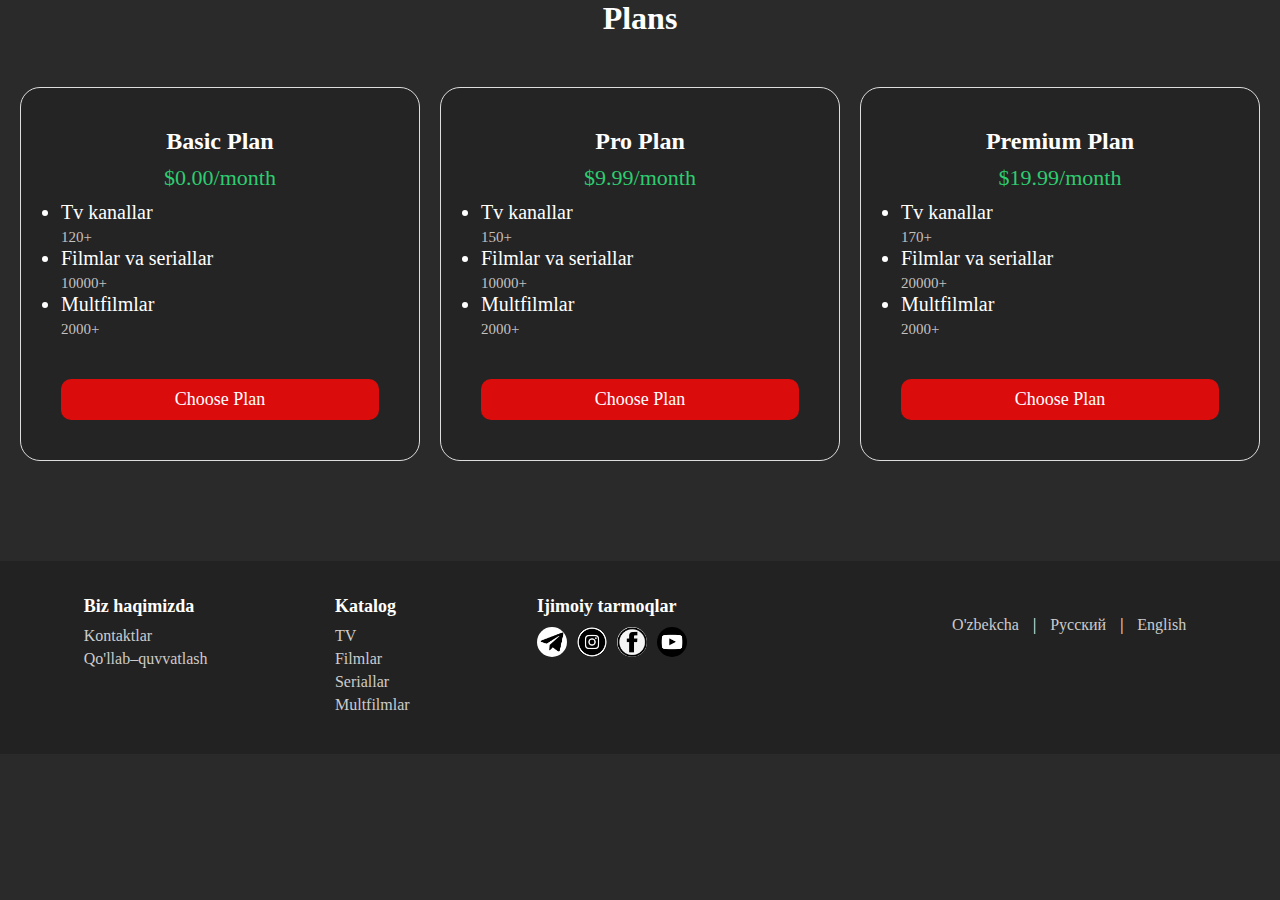
<file: plan/plan.html>
<!DOCTYPE html>
<html lang="en">
<head>
    <meta charset="UTF-8">
    <meta name="viewport" content="width=device-width, initial-scale=1.0">
    <link rel="stylesheet" href="style.css">
    <title>Plans</title>
</head>
<body>
    <h1 class="plan_box">Plans</h1>
        <div class="pricing-container">
            <div class="pricing-card">
                <div class="pricing-header">Basic Plan</div>
                <div class="pricing-price">$0.00/month</div>
                <ul class="pricing-features">
                    <li>
                        Tv kanallar<br>
                        <span>120+</span>
                    </li>
                    <li>
                        Filmlar va seriallar<br>
                        <span>10000+</span>
                    </li>
                    <li>
                        Multfilmlar<br>
                        <span>2000+</span>
                    </li>
                </ul>
                <a href="#" class="pricing-button">Choose Plan</a> 
            </div>
            <div class="pricing-card">
                <div class="pricing-header">Pro Plan</div>
                <div class="pricing-price">$9.99/month</div>
                <ul class="pricing-features">
                    <li>
                        Tv kanallar<br>
                        <span>150+</span>
                    </li>
                    <li>
                        Filmlar va seriallar<br>
                        <span>10000+</span>
                    </li>
                    <li>
                        Multfilmlar<br>
                        <span>2000+</span>
                    </li>
                </ul>
                <a href="#" class="pricing-button">Choose Plan</a>
            </div>
            <div class="pricing-card">
                <div class="pricing-header">Premium Plan</div>
                <div class="pricing-price">$19.99/month</div>
                <ul class="pricing-features">
                    <li>
                        Tv kanallar<br>
                        <span>170+</span>
                    </li>
                    <li>
                        Filmlar va seriallar<br>
                        <span>20000+</span>
                    </li>
                    <li>
                        Multfilmlar<br>
                        <span>2000+</span>
                    </li>
                </ul>
                <a href="#" class="pricing-button">Choose Plan</a>
            </div>
        </div>
        <footer>
            <div class="footer-container">
                <div>
                    <h3>Biz haqimizda</h3>
                    <ul>
                        <li><a href="#">Kontaktlar</a></li>
                        <li><a href="#">Qo'llab–quvvatlash</a></li>
                    </ul>
                </div>
                <div>
                    <h3>Katalog</h3>
                    <ul>
                        <li><a href="#">TV</a></li>
                        <li><a href="#">Filmlar</a></li>
                        <li><a href="#">Seriallar</a></li>
                        <li><a href="#">Multfilmlar</a></li>
                    </ul>
                </div>
                <div>
                    <h3>Ijimoiy tarmoqlar</h3>
                    <div class="social-icons">
                        <a href="#"><img src="./images/Telegram.png" alt="Telegram"></a>
                        <a href="#"><img src="./images/Instagram.png" alt="Instagram"></a>
                        <a href="#"><img src="./images/Facebook.png" alt="Facebook"></a>
                        <a href="#"><img src="./images/YouTube.png" alt="YouTube"></a>
                    </div>
                </div>
                <div>
            </div>
            <div class="language-switcher">
                <a href="#">O'zbekcha</a> |
                <a href="#">Русский</a> |
                <a href="#">English</a>
            </div>
        </footer>
</body>
</html>
</file>
<file: css/style.css>
* {
    padding: 0;
    margin: 0;
    box-sizing: border-box;
}

html {
    width: 100%;
    height: 100%;
}

body {
    width: 100%;
    height: 100%;
    background-image: url(https://i.pinimg.com/originals/df/36/22/df36227e94aadd202bcd3a9dd7cc6c5c.jpg);
    background-size: cover;
    font-family: "Roboto", sans-serif;


}

.login_box {
    width: 100%;
    height: 100%;
    display: flex;
    justify-content: center;
    align-items: center;
    background-color: rgba(0, 0, 0, 0.508);
}

.Login_form_box {
    width: 400px;
    height: 350px;
    padding: 10px 20px;
    background-color: rgba(0, 0, 0, 0.799);
    -webkit-box-shadow: 4px -11px 11px 0px rgba(34, 60, 80, 0.2);
    -moz-box-shadow: 4px -11px 11px 0px rgba(34, 60, 80, 0.2);
    box-shadow: 4px -11px 11px 0px rgba(34, 60, 80, 0.2);
    border-radius: 20px;
}

.Login_title {
    text-align: center;
    color: aliceblue;
    margin-top: 20px;
}

.Login_input{
    background-color: white;
    width: 100%;
    padding: 10px 20px;
}

.Login_form{
    display: flex;
    padding: 50px 0px;
    gap: 5px;
}
.login_btn{
    padding: 5px 10px;
    background-color: red;
    border: none;
    color: white;
    border-radius: 5px;
}
.social{
    display: flex;
    gap: 10px;
}
.social_btn{
    width: 50%;
    padding: 10px 5px;
    border: none;
    border-radius: 5px;
}
.btn_facebook{
    background-color: rgba(49, 49, 236, 0.971);
    color: white;
}
</file>
<file: home/style.css>
@import url('https://fonts.googleapis.com/css2?family=Playfair+Display:ital,wght@0,400;0,500;0,600;0,700;0,800;0,900;1,400;1,500;1,600;1,700;1,800;1,900&family=Roboto:ital,wght@0,100;0,300;0,400;0,500;0,700;0,900;1,100;1,300;1,400;1,500;1,700;1,900&display=swap');

body{ 
    font-family: 'Roboto', sans-serif;
    font-weight: 400;
    font-style: normal;
    font-size: 16px;
    line-height: 1.5;
    padding: 0;
    margin: 0;
    color: #d1d0cf;
    background: #141414;
}
.container-fluid{
    padding: 0 100px;
}
header#main-header{
    position: fixed;
    left: 0;
    right: 0;
    text-align: center;
    z-index: 99;
    background: rgba(20, 20, 20, 0.5) !important;
    backdrop-filter: blur(10px);
}
header .navbar-light .navbar-brand img.logo{
    width: 160px;
}
header .navbar .menu-header-menu-container, header .navbar .menu-main-menu-container{
    display: inline-block;
    width: 100%;
}
a{
    color: #d1d0cf;
    text-decoration: none;
    outline: medium none;
    transition: all 0.5s ease-out 0s;
}
header .navbar ul.navbar-nav{
    display: block;
    text-align: center;
}
header .navbar ul li{
    list-style: none;
    margin-right: 18px;
    position: relative;
    transition: all 0.3s ease-in-out;
    display: inline-block;
}
header .navbar ul li.menu-item a{
    font-size: 16px;
    font-weight: 400;
    position: relative;
    padding: 0 0 0 10px;
    line-height: 70px;
    z-index: 9;
    text-decoration: none;
    transition: all 0.3s ease-in-out;
    text-transform: uppercase;
}
header .navbar ul li.menu-item a:hover{
    color: #e50914 !important;
}
.navbar{
    z-index: 999;
    height: 10vh;
}
.navbar ul li:hover > .sub-menu{
    display: block !important;
    animation: fade-in 0.5s cubic-bezier(0.39,0.575,0.565,1) both;
}
.navbar ul li:hover .sub-menu{
    display: block;
    padding: 15px 0;
    background: #141414;
    position: absolute;
    top: 100%;
    left: 0;
    padding-left: 0;
    display: inline-block;
    min-width: 256px;
    box-shadow: 0 1px 30px 0 rgb(36 38 43 / 10%);
}
.navbar ul li .sub-menu li>.sub-menu{
    display: none;
}
.navbar .navbar-nav li:last-child .sub-menu li:hover>.sub-menu, .navbar .navbar-nav li:nth-last-child(2) .sub-menu li:hover > .sub-menu{
    left: auto;
    right: 100%;
    top: -15px;
}
.navbar ul li:last-child{
    margin-right: 0;
}
.navbar ul.navbar-nav>li.menu-item:hover > a, .navbar ul.navbar-nav > li.menu-item:hover>i{
    color: #e50914;
}

.navbar ul.navbar-nav>li.menu-item>a{
    text-transform: uppercase;
}
.navbar ul.navbar-nav>li:hover > a{
    font-weight: 600;
}

.navbar ul li.menu-item a{
    font-size: 16px;
    font-weight: 400;
    position: relative;
    padding: 0 0 0 10px;
    line-height: 70px;
    z-index: 9;
    text-decoration: none;
    transition: all 0.3s ease-in-out;
    text-transform: capitalize;
}
.navbar ul li .sub-menu{
    display: none;
}
.navbar ul li .sub-menu li{
    margin-right: 0;
    padding: 0 15px;
}
.navbar ul.sub-menu li{
    display: block;
    text-align: left;
}
.navbar ul li{
    list-style: none;
    margin-right: 18px;
    position: relative;
    transition: all 0.3s ease-in-out;
    display: inline-block;
}

.menu-sticky .navbar ul li .sub-menu > li a{
    line-height: 1em;
}

.navbar ul li .sub-menu li > a{
    font-size: 14px;
    border-radius: 0;
    display: inline-block;
    width: 100%;
    line-height: 1em;
    padding: 15px;
    color: #d1d0cf;
    position: relative;
    overflow: hidden;
}

.navbar ul li.menu-item a{
    font-size: 16px;
    font-weight: 400;
    position: relative;
    padding: 0 0 0 10px;
    line-height: 70px;
    position: relative;
    z-index: 9;
    text-decoration: none;
    transition: all 0.3s ease-in-out;
    text-transform: capitalize;
}
.navbar ul li .sub-menu li>a::before{
    position: absolute;
    content: "";
    background: #e50914;
    top: 0;
    bottom: 0;
    left: 0;
    right: 0;
    width: 4px;
    opacity: 0;
    transform: translate3d(-100%,0,0);
    transition: all 0.5s ease-in-out;
}

header .navbar ul li .sub-menu li.current-menu-parent>a::after, 
header .navbar ul li .sub-menu li .sub-menu li.menu-item.current-menu-item>a::after,
header .navbar ul li .sub-menu li .sub-menu li.menu-item:hover>a::after{
    opacity: 1;
    transform: translate3d(0,0,0);
    transition: all 0.5s ease-in-out;
}

header .navbar ul li .sub-menu li:hover>a::after{
    opacity: 1;
    transform: translate3d(0,0,0);
    transition: all 0.5s ease-in-out;
}
.navbar ul li .sub-menu li >a::after{
    position: absolute;
    content: "";
    background: linear-gradient(270deg, rgba(11,1,2,0) 0% , rgba(255,55,65,0.3) 100%);
    top: 0;
    bottom: 0;
    left: 0;
    right: 0;
    transform: translate3d(-100%,0,0);
    transition: all 0.5s ease-in-out;
    z-index: -1;
    opacity: 0;
}

header .navbar ul li .sub-menu li:hover>a::before{
    opacity: 1;
    transform: translate3d(0,0,0);
    transition: all .5s ease-in-out;
}
.nav-open .nav-overlay{
    visibility: visible;
    transition: 0.3s;
}

.nav-overlay{
    left: 0;
    right: 0;
    top: 0;
    bottom: 0;
    opacity: 0;
    z-index: 900;
    display: block;
    width: 100%;
    position: fixed;
    visibility: hidden;
    background: rgba(0, 0, 0, 0.6);
    transition: 0.3s;
}
.more-toggle{
    color: #fff !important;
    font-size: 22px;
}

.dropdown-toggle.more-toggle::after{
    content: none;
}
.mobile-more-menu{
    display: none;
}
.more-menu{
    position: absolute;
    top: 50px;
    left: auto;
    right: 0;
    min-width: 18rem;
    padding: 0.35rem 0.5rem;
    margin: 0;
    opacity: 0;
    transform: translate(0,70px);
    transition: all 0.3s ease-out 0s;
    background: #191919;
    box-shadow: 0px 3px 10px rgba(0, 0, 0, 0.75);
    visibility: hidden;
    z-index: 999;
}
.more-menu.show{
    opacity: 1;
    transform: translate(0,0);
    visibility: visible;
}

header .navbar ul li:last-child{
    margin-right: 0;
}

.nav-item span.dots{
    height: 10px;
    width: 10px;
    font-size: 0;
    text-align: center;
    padding: 0;
    position: absolute;
    top: 3px;
    right: 12px;
    border-radius: 50%;
}
.menu-right .nav-items span.dots{
    right: 0;
}

.navbar-right li .iq-sub-dropdown .iq-sub-card{
    position: relative;
    font-size: inherit;
    padding: 15px 15px;
    line-height: normal;
    color: inherit;
    text-align: left;
    display: inline-block;
    width: 100%;
    border: 1px solid;
    border-image-slice: 1;
    border-width: 0 0 1px 0;
    border-image-source: linear-gradient(to right, rgba(209,208,207,0.6), rgba(209,208,207,0.3), rgba(209,208,207,0));
}
.iq-sub-card.setting-dropdown{
    padding: 15px 15px 15px 0 !important;

}

.navbar-right li .iq-sub-dropdown a.iq-sub-card:last-child{
    border-bottom: 0;
}
.notify-bg{
    overflow: hidden;
    z-index: 99;
}

.notify-bg::before{
    content: "";
    display: block;
    position: absolute;
    background: rgba(255, 255, 255, 0.5);
    width: 70px;
    height: 100%;
    left: 0;
    top: 0;
    opacity: 0.5;
    filter: blur(30px);
    transform: translateX(-100px) skewX(-30deg);
    animation: noti-before-animation 2s infinite 2s;
}

.notify-bg::after{
    content: "";
    display: block;
    position: absolute;
    background: rgba(255, 255, 255, 0.2);
    width: 30px;
    height: 100%;
    left: 30px;
    top: 0;
    opacity: 0;
    filter: blur(5px);
    transform: translateX(-100px) skewX(-30deg);
    animation: noti-after-animation 2s infinite 2s;
}

.navbar-right .iq-sub-dropdown .iq-card-body div{
    border-radius: 0;
}

.navbar-right .iq-show .iq-sub-dropdown,  .iq-show .search-box{
    opacity: 1;
    visibility: visible;
    transform: translate(0,0);
}

.navbar-right .iq-sub-dropdown{
    width: 300px;
    opacity: 0;
    visibility: hidden;
    position: absolute;
    top: 100%;
    right: 15px;
    background: #191919;
    transform: translate(0,70px);
    transition: all 0.3s;
    padding: 0;
    box-shadow: 0 0 20px 0 rgba(0, 0, 0, 0.5);
    transition: all 0.3s ease-out 0s;
    z-index: 1;
}
.navbar-light .navbar-toggler-icon{
    background: url(images/menu.png) no-repeat scroll center center;
}
.search-toggle:hover, header .navbar ul li.menu-item a:hover{
    color: #e50914 !important;
}

.search-wrapper{
    position: relative;
    display: inline-block;
    height: 36px;
    vertical-align: bottom;
}
.searchbutton{
    position: absolute;
    font-size: 22px ;
    width: 100%;
    margin: 0;
    padding: 0;
    right: 16px;
    color: #d1d0cf;
}

.search:focus+.searchbutton{
    transition-duration: 0.4s;
    color: #e50914;
}
.search:hover+.searchbutton{
    color: #fff;
}

.search{
    position: absolute;
    left: 49px;
    background-color: transparent;
    outline: none;
    border: none;
    border-bottom: 1px solid transparent;
    padding: 0 0 0 16px;
    width: 0;
    height: 100%;
    z-index: 10;
    color: #fff;
    transition-duration: 0.4s;
}

.search:focus, .search:hover{
    width: 350px;
    padding: 0;
    border-color: #d1d0cf;
}
.expandright{
    left: auto;
    right: -6px;
    bottom: -2px;
}
.search::placeholder{
    color: #fff !important;
}

.noti-svg{
    animation: notify 1.5s ease infinite;
    fill: #d1d0cf;
}

.noti-svg:hover{
    fill: #e50914;
}

.search-box{
    position: absolute;
    left: 0;
    right: 0;
    top: 46px;
    min-width: 25rem;
    width: 100%;
    z-index: -1;
    opacity: 0;
    transform: translate(0,70px);
    transition: all 0.3s ease-out 0s;
    box-shadow:  0 0 20px 0 rgba(0, 0, 0, 0.15);
}

.search-toggle{
    padding: 0 !important;
}

.iq-search-bar .search-input{
    width: 100%;
    height: 40px;
    padding: 5px 15px 5px 40px;
    border: none;
    border-radius: 0;
    color: #fff;
    background: #191919 ;
}

.iq-search-bar .searchbox .search-link{
    position: absolute;
    left: 15px;
    top: 6px;
    font-size: 16px;
}

input,input[type="search"]{
    width: 100%;
    padding: 0px 15px;
    height: 48px;
    line-height: 48px;
    background: #141414;
    border: 1px solid #404043;
    border-radius: 0;
    color: #d1d0cf;
    transition: all 0.5s ease-in-out;
}

input:focus , input[type="search"]:focus{
    border-color: #e50914;
    box-shadow: none;
    outline: none;
}

.user-m{
    height: 40px;
    width: 40px;
    min-width: 40px;
    line-height: 40px;
    font-size: 0.6rem;
}

h1,h2,h3,h4,h5,h6{
    font-weight: 500;
    margin: 0;
    line-height: 1.2;
    color: #fff;
}
h1 a, h2 a, h3 a, h4 a,h5 a,h6 a{
    color: inherit;
}

.font-size-12{
    font-size: 12px;
}
h6 .h6{
    font-size: 1.0em;
}

a.text-primary:focus, a.text-primary:hover{
    color: #e50914 !important;
}

.text-primary{
    color: #e50914 !important;
}
header#main-header.menu-sticky{
    position: fixed;
    top: 0;
    width: 100%;
    background: rgba(20, 20, 20, 0.5) !important;
    box-shadow: 0 0 30px 0 rgba(0, 0, 0, 0.4);
    z-index: 1;
}


/* *********** Responsiveness of header ************** */
@media (min-width : 1300px){
    .container{
        max-width: 1170px;
    }
}
@media (min-width : 1499px){
    .container{
        max-width: 1266px;

    }
}

@media only screen and (min-width:1200px ) and (max-width : 1366px){
    .search:focus , .search:hover{
        width: 220px !important;
    }
}

@media (min-width:992px){
    .search-box{
        left: auto !important;
        right: 0 !important;
    }
}
@media (max-width:991px){
    header .navbar-light .navbar-brand img.logo{
        width: 100px;
    }
    .navbar-collapse{
        position: fixed;
        top: 0;
        left: 0;
        padding-bottom: 15px;
        width: 260px;
        height: 100vh;
        background: #191919;
        padding-top: 40px;
        box-shadow: 0 2px 5px 0 rgba(0, 0, 0,0.2);
    }
    .vertical_s{
        position: static;
    }
    .navbar-collapse.collapsing{
        height: auto;
        transition: left 0.3s ease;
        left: -100%;
    }
    .navbar-collapse.show{
        left: -15px;
        transition: left 0.3s ease-in;
        z-index: 999;
    }
    header .navbar ul li.menu-item a{
        line-height: 10px;
        float: left;
        width: 100%;
        text-align: left;
        padding: 10px 30px;
        color: #fff;
    }
    .mobile-more-menu{
        display: block;
    }
    .menu-right{
        display: none;
    }
    .navbar-brand{
        padding: 0;
        margin-right: 0;
    }
    .more-menu .iq-sub-dropdown{
        width: 90%;
        margin: 0 auto;
        left: 0;
        right: 0;
        top: 60px;
    }

    .mobile-more-menu .iq-user-dropdown img{
        width: 40px;
    }
    .iq-search-bar .search-input{
        background: #141414;
        color: #d1d0cf;
        box-shadow: 0 3px 10px rgba(0, 0, 0, 0.75);
    }
    .navbar-right li{
        position: static !important;
    }
    .container-fluid{
        padding-left: 30px;
        padding-right: 30px;
    }
    .main-header{
        padding: 10px 0;
    }
    .search-box{
        min-width: 16.2rem;
        top: 55px;
    }
    header .navbar ul li{
        display: block;
    }
}
@media (min-width : 576px){
    .iq-search-bar a.search-toggle{
        display: none;
    }
}

@media (min-width : 1499px){
    .container{
        max-width: 1200px;
    }
}

@media (max-width : 479px){
    header .navbar ul li.list-inline-item a{
        padding-left: 20px;
        padding-right: 20px;
    }
    header .navbar .iq-usermenu-dropdown>ul>li{
        position: static;
    }
    .search-box{
        left: 0;
        right: 0;
        min-width: 100%;
        width: 100%;
    }
    header .iq-usermenu-dropdown .iq-sub-dropdown{
        width: 250px;
    }
}

/* header menu responsiveness  */
@media screen and (min-width : 1200px){
    header .navbar ul li .sub-menu li a, header.menu-sticky .navbar ul li .sub-menu li a{
        white-space: nowrap;
    }
}
@media screen and (max-width : 4000px) and (min-width : 1200px){
    .navbar ul li:hover a, .navbar ul li:hover i{
        color: #e50914;
        text-decoration: none;
    }
}
@media (max-width :991px){
    .navbar ul.navbar-nav{
        overflow-y: scroll;
        overflow-x: hidden;
        max-height: 350px;
        display: inline-block;
        width: 100%;
    }
    .navbar ul{
        width: 100%;
        background: #191919;
    }
    header .navbar ul li a, header .navbar ul li.menu-item a{
        padding: 15px;
        z-index: inherit;
        text-align: left;
        font-weight: normal;
    }
    header .navbar ul li.menu-item a{
        line-height: 10px;
        float: left;
        width: 100%;
        text-align: left;
        padding: 10px 30px;
        color: #fff;
    }
    header .navbar ul li:hover .sub-menu{
        box-shadow: none;
    }
    header .navbar ul li .sub-menu, header .navbar ul li:hover .sub-menu{
        display: none;
        position: relative;
        top: 0;
        width: 100%;
        padding: 0;
        z-index: 9;
    }
    header .navbar ul li .sub-menu li .sub-menu li.menu-item a{
        background: transparent;
    }
    .navbar .navbar-nav li:last-child .sub-menu li:hover>.sub-menu, .navbar .navbar-nav li:nth-last-child(2) .sub-menu li:hover >.sub-menu{
        left: auto;
        right: 0;
        top: 0;
    }
}

/* ******************** slider main **************** */
.iq-main-slider{
    position: relative;
}

#home-slider ul.slick-dots{
    bottom: 30px;
}

#home-slider .slick-dots li{
    height: auto;
    width: auto;
}
#home-slider .slick-dots li button{
    height: 2px;
    width: 30px;
    background: rgba(229, 9, 20, 0.4);
    padding: 0;
}

#home-slider .slick-dots li.slick-active button{
    background: #e50914;
}

#home-slider li {
    position: relative;
}
.slider-description{
    position: absolute;
    top: 15%;
    left: 80px;
}
#home-slider h1.slider-text{
    font-size: 80px;
    margin: 15px 0;
}
#home-slider p{
    margin: 20px 0;
    width: 600px;
    overflow: hidden;
    text-overflow: ellipsis;
    display: -webkit-box;
    -webkit-line-clamp: 3;
    -webkit-box-orient: vertical;
}

#home-slider .slick-bg{
    padding: 130px 0 50px;
    width: 100%;
    background-size: cover;
    background-position: center center;
    background-repeat: no-repeat;
    height: 100vh;
    position: relative;
    z-index: 1;
}
#home-slider .slick-bg.s-bg-1{
    background-image: url(images/slider/slider1.jpg);
}
#home-slider .slick-bg.s-bg-2{
    background-image: url(images/slider/slider2.jpg);
}
#home-slider .slick-bg.s-bg-3{
    background-image: url(images/slider/slider3.jpg);
}

.slick-bg::before{
    content: "";
    position: absolute;
    top: 0;
    left: 0;
    height: 100%;
    background: linear-gradient(90deg, rgba(0,0,0,1) 0%, rgba(20,20,20,1) 35%, rgba(83,100,141,0) 100%);
    width: 100%;
    z-index: -1;
}
.trailor-video{
    position: absolute;
    bottom: 0;
    right: 0;
    z-index: 999;
    text-align: center;
}
.channel-name{
    color: #e50914;
    font-size: 20px;
    margin-left: 10px;
    letter-spacing: 2.5px;
    font-weight: 500;
}
.c-logo{
    width: 130px;
}

.channel-logo{
    border-left: 5px solid #e50914;
    background: transparent linear-gradient(270deg, rgba(11,1,2,0) 0%, rgba(255,55,65,0.3) 100%);
    padding: 10px 10px 10px 15px;
    width: 255px;
    position: relative;
    overflow : hidden;
}

.playbtn{
    display: inline-block;
}
.playbtn img{
    display: inline-block;
    width: 50px;
    filter: invert(1);
}
.playbtn img:hover{
    background: #e50914;
    border-radius: 50%;
    filter: invert(0);
}
.w-trailor{
    font-size: 17px;
    letter-spacing: 3.5px;
    font-weight: 600;
    color: #fff;
    margin-left: 5px;

}
.slider-inner{
    position: relative;
    overflow: hidden;
    width: 100%;
}
.big-title{
   font-family: 'Playfair Display', serif;
   background: url(images/texure.jpg);
   background-repeat: repeat-x;
   background-position: 100% 100%;
   color: transparent;
   background-clip: text;
   -webkit-font-smoothing : antialiased;
   -webkit-background-clip: text;
   -webkit-text-fill-color: transparent;
}

.slick-track{
    margin: unset !important;
}
h1, .h1{
    font-size: 3.052em;
}
h2, .h2{
    font-size: 2.300em;
}
h3, .h3{
    font-size: 1.953em;
}
h4, .h4{
    font-size: 1.400em;
}
h5, .h5{
    font-size: 1.300em;
}
h6, .h6{
    font-size: 1.0em;
}
.slider-ratting ul li{
    margin-right: 5px;
}
.text-white{
    color: #fff !important;
}
.text-body{
    color: #d1d0cf !important;
}

.text-primary{
    color: #e50914 !important;
}

.iq-button.btn{
    padding: 12px 14px;
    text-transform: uppercase;
    letter-spacing: 1.5px;
}
.btn{
    outline: medium none;
    padding: 9px 30px;
    position: relative;
    display: inline-block;
    border-radius: 0 !important;
    cursor: pointer;
    z-index: 4;
    transition: all 0.5s ease-out 0s;
}
.btn-hover{
    background: #bf000a;
    border: 1px solid #bf000a;
    color: #fff;
    transition:color 0.3s ease;
    display: inline-block;
    vertical-align: middle;
    transform: perspective(1px) translateZ(0);
    box-shadow: 0 0 1px rgba(0,0,0,0);
    position: relative;
    border-radius: 5px;

}

.btn-hover::before{
    content: "";
    position: absolute;
    z-index: -1;
    top: 0;
    bottom: 0;
    left: 0;
    right: 0;
    background: #e50914;
    border: 1px solid #e50914;
    transform: scaleX(1);
    transform-origin: 50%;
    transition: transform 0.3s ease-out;

}
.btn-hover:hover, .btn-hover:focus, .btn-hover:active{
    color: #fff;
}
.btn-hover:focus{
    box-shadow: none !important;
}

.btn-hover:hover::before, .btn-hover:focus::before, .btn-hover:active::before{
    transform: scaleX(0);
}

.btn-link{
    background: transparent;
    color: #fff;
}
.btn-link:hover{
    color: #e50914;
    text-decoration: none;
}

a:hover{
    text-decoration: none;
}
a.text-primary:focus, a.text-primary:hover{
    color: #e50914 !important;
}
.w-trailor:hover{
    transition: all 0.5s ease;
    color: #e50914;
}
/* responsiveness *********************** */

@media (min-width : 1499px){
    #home-slider h1.slider-text{
        margin: 25px 0 0;
    }
    #home-slider p{
        margin: 32px 0px;
    }
}
@media (max-width : 1199px){
    #home-slider .slick-bg{
        height: 100%;
    }
}
@media (max-width : 991px){
    .hover-buttons .btn{
        font-size: 10px;
    }
    #home-slider .slick-bg{
        padding: 50px 0;
    }

    .r-mb-23{
        margin-bottom: 23px;
    }

    .trailor-video{
        display: none;
    }
    #home-slider h1.slider-text{
        font-size: 35px;
    }
    .iq-main-slider{
        padding-top: 60px !important;
    }
}

@media (max-width : 767px){
    #home-slider h1.slider-text{
        line-height: 62px;
        margin: 0;
    }
    #home-slider p{
        margin: 22px 0; 
    }

    .iq-main-header{
        margin-bottom: 10px;
    }
    .main-content{
        padding-top: 25px;
    }
    #home-slider p{
        width: 100%;
    }
    .slick-bg::before{
        background: linear-gradient(-360deg, rgba(0,0,0,1) 0%, rgba(20,20,20,1) 40%,
         rgba(83,100,141,0) 100%);

    }
    .play-button i{
        font-size: 16px;
    }
    .play-button::after, .play-button::before{
        width: 40px;
        height: 40px;
    }
}

/* ******************************** */
.main-content{
    padding-top: 40px;
}

.iq-main-header{
    margin-bottom: 20px;
}
.main-title a:hover , .main-title a:focus{
    color: #e50914 !important;
}
.iq-view-all:hover{
    color: #bf000a;
}
.favorites-slider .slick-list{
    overflow: visible;
    padding-bottom: 40px !important;
}

.favorites-slider li.slide-item{
    float: left;
    width: 25%;
}

li.slide-item{
    position: relative;
    padding: 0px 15px;
}

li.slide-item .block-images{
    position: relative;
    width: 100%;
    transition: all 0.45s ease 0s;
    overflow: hidden;
    backface-visibility: hidden;
    transform: translate3d(0,0,0);
    transition: all 0.6s ease 0s;
}
li.slide-item:hover .block-images{
    overflow: visible;
    border-left: 5px solid #e50914;
}

li.slide-item:hover .block-images .img-box{
    position: relative;
}
.favorites-slider .slick-list{
    overflow: visible;
}
li.slide-item:hover .block-images{
    z-index: 99;
    transform: scale3d(1.1,1.1,1) translate3d(0,0,0) perspective(500px);
    transform-origin: 50% 50%;
    transition: all 0.6s ease 0s;
    box-shadow: 0 0 12px rgba(0, 0, 0, 0.9);
}
.block-social-info{
    position: absolute;
    top: 0;
    left: auto;
    bottom: 0;
    right: 25px;
    z-index: 999;
    display: flex;
    align-items: center;
    opacity: 0;
}
.block-description{
    position: absolute;
    left: 25px;
    top: 0;
    bottom: 0;
    z-index: 999;
    display: flex;
    justify-content: center;
    flex-direction: column;
}

.block-description>h6{
    font-size: 1.5em;
}
.block-description .iq-title{
    font-size: 18px;
    color: #fff;
    text-transform: capitalize;
    font-weight: 600;
}
.music-play-lists li{
    position: relative;
    height: 30px;
    width: 30px;
    line-height: 35px;
    text-align: center;
    background: rgba(255, 255, 255, 0.3);
    border-radius: 50%;
    margin: 0 auto 7px;
    display: flex;
    align-items: center;
}
.music-play-lists span{
    position: relative;
    display: block;
    height: 20px;
    width: 20px;
    line-height: 26px;
    font-size: 12px;
    text-align: center;
    background: #fff;
    color: #e50914;
    border-radius: 50%;
    margin: 0 auto;
    display: flex;
    align-items: center;
    justify-content: center;
    transition: all 0.45s ease 0s;
    cursor: pointer;
}
.music-play-lists .count-box{
    height: 15px !important;
    width: 15px !important;
    line-height: 15px !important;
    font-size: 8px !important;
    background: #e50914 !important;
    color: #fff !important;
    position: absolute;
    right: 0;
    top: 0;
    padding: 0;
    text-align: center !important;
}

.music-play-lists li:hover span{
    background: #e50914;
    color: #fff;
    transition: all 0.45s ease 0s;

}

.text-white{
    font-size: 14px;
}

li.slide-item .block-images::before{
    position: absolute;
    content: "";
    top: 0;
    bottom: 0;
    left: 0;
    right: 0;
    background: rgba(0, 0, 0, 0.8);
    width: 100%;
    height: 100%;
    opacity: 0;
}

li.slide-item:hover .block-images::before{
    opacity: 1;
    z-index: 9;
}
li.slide-item:hover .block-description{
    animation: fadeIn 0.6s ease-in-out;
    opacity: 1;
}
li.slide-item:hover .block-social-info{
    animation: fadeIn 0.6s ease-in-out;
    opacity: 1;
}

.hover-buttons .btn{
    padding: 5px 15px;
    font-size: 12px;
}
li.slide-item.slick-current:hover .block-images{
    transform: scale3d(1.1,1.1,1) translate3d(6%,0,0) perspective(500px) ;
}
li.slide-item .block-images::after{
    position: absolute;
    content: "";
    top: 0;
    bottom: 0;
    left: 0;
    right: 0;
    background: linear-gradient(90deg, rgba(0,0,0,0.8) 0%, rgba(20,20,20,0.4) 50%, rgba(83,100,141,0) 100%);
    transition: all 0.6s ease 0s;
}
small, .text-small, span{
    font-size: 14px;
}

a:focus, a:hover{
    color: #e50914;
    outline: none;
}

li.slide-item{
    position: relative;
    padding: 0px 10px;
}

.iq-button.btn{
    padding: 7px 14px;
    text-transform: uppercase;
    letter-spacing: 1.5px;
}
.block-images .hover-buttons{
    margin-top: 5px;
}

.block-social-info .music-play-lists li {
    width: 40px;
    height: 40px;
}

.block-social-info .music-play-lists span{
    width: 30px;
    height: 30px;
}
.block-social-info .music-play-lists span i{
    font-size: 15px;
}

.overflow-hidden{
    overflow: hidden;
}
.share{
    position: relative;
}

.share-box{
    box-shadow: 0px 3px 10px rgba(0, 0, 0, 0.75);
    display: none;
    position: absolute;
    width: 105px;
    top: 3px;
    right: 40px;
    left: auto;
    background-color: #191919;
    padding: 0 10px;
    border-radius: 0;
    text-align: center;
    z-index: 2;
    animation: side-in 0.5s forwards;
    margin-bottom: 10px;
    transition: all 0.45s ease 0s;
}

.share:hover .share-box{
    display: inline-block;
}
.share-box a{
    background: transparent !important;
    color: #d7d3f8 !important;
    margin-right: 15px;

}
.share-box i{
    font-size: 15px !important;
}
.share-box a:hover{
    color: #bf000a !important;
}
.favorites-slider .slick-arrow{
    display: flex;
    text-align: center;
    justify-content: center;
    flex-direction: column;
    width: 35px;
    height: 60px;
}

.favorites-slider .slick-arrow i{
    display: flex;
    align-items: center;
    justify-content: center;
    width: 35px;
    height: 60px;
    text-align: center;
    opacity: 1;
    z-index: 9;
    top: 0;
    background: rgba(0, 0, 0, 0.5);
    margin: 0;
    line-height: 5px;
    box-shadow: 0 9px 19px #01041b0d;
    font-size: 0;
    transform: none;
    color: #fff;
    transition: all 0.4s ease-in-out 0s;
}
.favorites-slider .slick-arrow.slick-disabled{
    opacity: 0;
}
.favorites-slider .slick-prev{
    color: #fff;
    right: auto;
    left: 9px;
    z-index: 9;
    top: 90px;
}
.favorites-slider .slick-next{
    left: auto;
    color: #fff;
    right: 6px;
    z-index: 9;
    top: 90px;
}

.favorites-slider .slick-prev::before, .favorites-slider .slick-next::before{
    font-size: 0px;
}

.favorites-slider .slick-arrow i{
    font-size: 17px;
}


/* ****************** Responsiveness **************** */
@media (min-width : 1200px){
    li.slide-item.slick-active + li.slide-item.slick-active + li.slide-item.slick-active + li.slide-item.slick-active:hover .block-images{
        transform:  scale3d(1.1,1.1,1) translate3d(-6% , 0,0) perspective(500px);
    }  
}

@media (max-width : 1199px){
    li.slide-item.slick-active + li.slide-item.slick-active + li.slide-item.slick-active:hover .block-images{
        transform:  scale3d(1.1,1.1,1) translate3d(-6% , 0,0) perspective(500px);
    }
}

@media (max-width : 991px){
    li.slide-item .block-description .movie-time span, li.slide-item .block-description .ratting-start, .block-description .movie-content li{
        font-size: 10px;
    }
}
@media (max-width : 768px){
    li.slide-item .block-images::before{
        content: none;
    }
    li.slide-item.slick-current:hover .block-images, li.slide-item:hover .block-images, li.slide-item.slick-active + li.slide-item.slick-active + li.slide-item.slick-active + li.slide-item.slick-active:hover .block-images, li.slide-item.slick-active + li.slide-item.slick-active + li.slide-item.slick-active:hover .block-images{
        transform: none;
    } 
    .type{
        padding: 9px 10px;
        font-size: 13px;
    }
}

@media (max-width : 767px) {
    .main-title{
        font-size: 1em;
    }

    .slick-bg::before{
        background: linear-gradient(-360deg, rgba(0,0,0,1) 0% , rgba(20,20,20,1) 40% , rgba(83,100,141,0) 100%);

    }
    .favorites-slider .slick-arrow, .favorites-slider .slick-arrow:hover{
        background: none;
    }
    .favorites-slider .slick-prev{
        right: 37px;
    }

    .image-box img{
        display: block;
        margin-left: auto;
        margin-right: auto;
        width: 50%;
    }
}

/* ************************** */
.topten-contents{
    position: relative;
    overflow: hidden;
}
h1,h2,h3,h4,h5{
    font-size: 1.4em;
    font-weight: 500;
    margin: 0;
    line-height: 1.2;
    color: #fff;
}

h1 a, h2 a, h3 a , h4 a, h5 a, h6 a{
    color: inherit;
} 

#top-ten-slider-nav .slick-list{
    overflow: visible;
    padding-bottom: 40px !important;
}
#iq-topten .iq-title{
    position: absolute;
    left: 35px;
    top: 35px;
    z-index: 50;
    font-size: 28px;
    font-weight: 700;
}
#top-ten-slider .slick-bg .iq-title a{
    display: none;
}

.topten-title-sm{
    display: none;
}

.vertical_s{
    position: absolute;
    top: 95px;
    right: 0;
    bottom: 0;
    left: 35px;
    overflow: hidden;
}
#top-ten-slider-nav{
    width: 300px;
    height: 100%;
    position: relative;
}
#top-ten-slider-nav .slick-list.draggable{
    height: 100% !important; 
}
#top-ten-slider-nav .slick-prev, #top-ten-slider-nav .slick-next{
    left: 0;
    right: 0;
    margin: 0 auto;
}
#top-ten-slider-nav .NextArrow, #top-ten-slider-nav .PrevArrow{
    position: absolute;
    left: 0;
    right: 0;
    margin: 0 auto;
    z-index: 999;
    background: rgba(0, 0, 0, 0.5);
    border: none;
    outline: none;
    color: #fff;
    font-size: 30px;
    width: 60px;
    height: 35px;
}
#top-ten-slider .NextArrow, #top-ten-slider .PrevArrow{
    position: absolute;
    left: 0;
    right: 0;
    margin: 0 auto;
    z-index: 999;
    background: rgba(0, 0, 0, 0.5);
    border: none;
    color: #fff;
    font-size: 30px;
    width: 35px;
    height: 60px !important;
    outline: none;
}
#top-ten-slider-nav .NextArrow{
    bottom: 0;
}
#top-ten-slider-nav .PrevArrow{
    top: 0;
}

#top-ten-slider .NextArrow{
    right: 0;
    left: auto;
}
#top-ten-slider .PrevArrow{
    left: 0;
    right: auto;
}

/* we will see about arrow afterwards  */
#top-ten-slider-nav .slick-next::before, #top-ten-slider-nav .slick-prev::before, #top-ten-slider .slick-next::before , #top-ten-slider .slick-prev::before{
    display: none;
}
.slick-arrow{
    cursor: pointer;
}
ul#top-ten-slider .slick-bg::before{
    z-index: 0;
}
#top-ten-slider-nav .NextArrow:hover, #top-ten-slider-nav .NextArrow:focus{
    outline: none !important;
    border:  none !important;
}
#top-ten-slider-nav .PrevArrow:hover, #top-ten-slider-nav .PrevArrow:focus{
    outline: none !important;
    border:  none !important;
}
#top-ten-slider .NextArrow{
    right: 10px;
}
#top-ten-slider .PrevArrow{
    left: 10px;
}

.slick-vertical .slick-slide .block-images::after{
    position: absolute;
    content: "";
    top: 0;
    bottom: 0;
    left: 0;
    right: 0;
    background: linear-gradient(90deg, rgba(0,0,0,0.8) 0% , rgba(20,20,20,0.4) 50% , rgba(83,100,141,0) 100%);
    transition: all 0.45s ease 0s;
}
.slick-vertical .slick-slide .block-images{
    overflow: visible;
}
.slick-vertical .slick-slide .block-images::before{
    position: absolute;
    content: "";
    top: 0;
    bottom: 0;
    left: 0;
    right: 0;
    background: rgba(0, 0, 0, 0.8);
    opacity: 0;
    transition: all 0.45s ease 0s;
    border-left:  6px solid #e50914;
}
.slick-vertical .slick-slide.slick-current.slick-active .block-images::before{
    opacity: 1;
    transition: all 0.45s ease 0s;
}
.slick-vertical .slick-slide.slick-current.slick-active .block-images{
    width: 100%;
    overflow: visible;
    transform-origin: 100% 100%;
    transition: all 0.45s ease 0s;
    z-index: 9;

}
.slick-vertical li.slick-slide.slick-current.slick-active{
    transition: all 0.45s ease 0s;
}

.slick-vertical .slick-slide{
    margin-bottom: 18px;
}
.slick-vertical li.slick-slide:last-child{
    margin-bottom: 0 !important;
}
.slick-vertical .block-description .hover-buttons > a{
    opacity: 0;
    display: none;
    transition: all 0.45s ease 0s;
}

.slick-vertical .slick-slide.slick-current.slick-active .block-description .hover-buttons > a{
    transition: all 0.45s ease 0s;
    opacity: 1;
    display: block;
}

/* ************* Responsiveness **************** */
@media (max-width : 991px){
    #top-ten-slider .NextArrow, #top-ten-slider .PrevArrow{
        display: none;
    }
    .topten-title{
        display: none;
    }
}
@media (max-width : 767px){
    #top-ten-slider .NextArrow{
        right: 10px !important;
    }
    #top-ten-slider .PrevArrow{
        left: 10px !important;
    }

    .container-fluid{
        padding-left: 15px;
        padding-right: 15px;
    }

    #top-ten-slider .NextArrow, #top-ten-slider .PrevArrow{
        width: 30px;
        height: 30px;
        font-size: 23px;
    }

    .vertical_s{
        position: static;
    }
    #top-ten-slider-nav{
        width: 100%;
        height: 100%;
    }

    #top-ten-slider .slick-bg .iq-title a{
        display: block;
        font-size: 0.7em;
        color: #d1d0cf;
    }
    .vertical_s{
        display: none;
    }
    .topten-title-sm{
        display: block;
    }
    .topten-title{
        display: none;
    }
    #top-ten-slider .slick-bg::before{
        content: "";
        position: absolute;
        top: 0;
        left: 0;
        height: 100%;
        background: linear-gradient(90deg, rgba(0,0,0,1) 0% , rgba(20,20,20,1) 35%, rgba(83,100,141,0) 100%);
        width: 100%;
        z-index: -1;
    }
}

/* *************************** */
.s-margin{
    margin-top: 40px;
}

/* ***************************** */
li.slide-item .block-description .parallax-ratting span{
    font-size: 14px;
}
.parallax-img img{
    box-shadow: 0 20px 40px rgba(0, 0, 0, 0.6);
}
.parallax-window{
    height: 100%;
    padding: 100px 0;
    position: relative;
    background: url(images/parallax/avatar.jpg) center center;
    background-size: cover;
    background-attachment: fixed ;
}
.parallax-window::after{
position: absolute;
content: "";
top: 0;
bottom: 0;
left: 0;
right: 0;
background: rgba(0, 0, 0, 0.8);
}
.parallaxt-details{
    z-index: 9;
    position: relative;
}
.parallax-heading{
    font-size: 52px;
}

/* *********** responsiveness ********** */
@media (max-width : 991px){
    li.slide-item .block-description .parallax-ratting span{
        font-size: 10px;
    }
}
@media (max-width : 767px){
    .parallax-window{
        padding: 60px 0;
    }
    .parallax-heading{
        font-size: 35px;
    }
}


/* **************************************** */
#trending-slider-nav .slick-arrow, .trending-contens .slick-arrow{
    display: flex;
    align-items: center;
    justify-content: center;
    flex-direction: column;
    width: 35px;
    height: 60px;
}
#trending-slider-nav .slick-arrow i, .trending-contens .slick-arrow i{
    display: flex;
    align-items: center;
    justify-content: center;
    width: 35px;
    height: 60px;
    text-align: center;
    opacity: 1;
    z-index: 9;
    top: 0;
    background: rgba(0, 0, 0, 0.5);
    margin: 0;
    line-height: 5px;
    box-shadow: 0 9px 19px #01041b0d;
    font-size: 0;
    transform: none;
    color: #fff;
    transition: all 0.4s ease-in-out 0s;
}
.trending-contens .slick-arrow.slick-disabled{
    opacity: 0;
}
#trending-slider-nav .slick-prev, .trending-contens .slick-prev{
    color: #fff;
    right: auto;
    left: 11px;
    z-index: 9;
    top: 90px;
}
#trending-slider-nav .slick-next, .trending-contens .slick-next{
    left: auto;
    color: #fff;
    right: 11px;
    z-index: 9;
    top: 90px;
}
#trending-slider-nav .slick-prev::before, .trending-contens .slick-next::before, .trending-contens .slick-prev::before, .trending-contens .slick-next::before{
    font-size: 0;
}

#trending-slider-nav .slick-arrow i, .trending-contens .slick-arrow i{
    font-size: 17px;
}
.trending-contens .slick-arrow{
    top: 50%;
}
#trending-slider-nav .slick-current.slick-active{
    transform: scale3d(1.1,1.1,1) translate3d(0,0,0) perspective(500px);
    transform-origin: 50% 50% ;
    transition: all 0.6s ease 0s;
    box-shadow: 0 0 12px rgba(0,0,0,0.9);
}
#iq-trending{
    overflow: hidden;
}
#trending-slider-nav .slick-list{
    padding-bottom: 40px !important;
    overflow: visible;
}

#trending-slider-nav .movie-slick{
    border: 12px solid transparent;
    transition: all 0.4s ease;
    z-index: -1;
}
#trending-slider-nav .slick-current.slick-active .movie-slick{
    transition: all 0.4s ease;
    padding: 10px;
    background: rgba(20, 20, 20, 0.5) !important;
    backdrop-filter: blur(1px);
    border: 1px solid #5d5757;
}
#trending-slider-nav .slick-current.slick-active{
    transform: scale3d(1.3,1.3,1) translate3d(0,0,0) perspective(500px);
    transform-origin: 50% 50% ;
    transition: all 0.6s ease 0s;
    box-shadow: 0 0 12px rgba(0, 0, 0, 0.9);
}
#trending-slider .tranding-block {
    background-size: cover;
    background-position: top right;
    position: relative;
}

.trending-pills{
    background: rgba(0, 0, 0, 0.25);
}
.trending-info{
    padding: 60px 0;
}
.tab-title-info{
    z-index: 99;
}

.trending-content .tab-pane.fade{
    display: none;
    visibility: hidden;
    opacity: 0;
}
.trending-content .tab-pane.fade.active.show{
    display: block;
    visibility: visible;
    opacity: 1;
}
.trending-content .tab-pane{
    width: 100%;
    height: 100%;
}
.nav-pills .nav-item a{
    color: #d1d0cf;
    border-radius: 50px;
}
.nav-pills .nav-link.active, .nav-pills .show >.nav-link{
    color: #fff;
    background: transparent;
}

.nav-pills .nav-link:hover{
    color: #e50914;
}
.nav-tabs{
    border-bottom: 2px solid #d7d3f8;
    margin-bottom: 15px;
}
.nav-tabs .nav-item{
    margin-bottom: -2px;
}

.nav-tabs .nav-item a{
    color: #d1d0cf;
    border: none;
    border-bottom: 2px solid transparent;
}

.nav-tabs .nav-item.show .nav-link, .nav-tabs .nav-link.active{
    border-bottom: 2px solid #e50914;
    color: #e50914;
}
.trending-pills.nav-pills .nav-item a{
    position: relative;
    overflow: hidden;
    border-radius: 0;
    text-transform: uppercase;
    margin-left: 15px;
    margin-right: 15px;
}

.trending-pills.nav-pills .nav-item a::after{
    content: "";
    position: absolute;
    left: 0;
    top: 0;
    width: 0;
    height: 3px;
    background: #e50914;
    opacity: 0;
    transition: all 0.8s linear;
}
.trending-pills.nav-pills .nav-item a::before{
    position: absolute;
    top: 0;
    left: 0;
    width: 100%;
    height: 100%;
    background: linear-gradient(to top, rgba(83,100,141,0) 0%, rgba(218,64,60,0.3) 85%);
    content: "";
    opacity: 0;
    filter: alpha(opacity=0);
    transform: translate3d(0,-50%,0);
    transition: all 0.5s ease-in-out;
}
.trending-pills.nav-pills .nav-item a.show::before{
    opacity: 1;
    filter: alpha(opacity=100);
    transform: translate3d(0,0,0);
    transition: all 0.5s ease-in-out;
}
.trending-pills.nav-pills .nav-item a.show::after{
    opacity: 1;
    width: 100%;
}
.trending-pills.nav-pills .nav-item a:hover{
    color: #e50914;
}

.trending-content{
    padding : 0 50px;
    display: flex;
}
.p-btns{
    display: flex;
    align-items: center;
}
.trending-info .trending-text{
    font-size: 60px;
    line-height: 100px;
    margin: 15px 0;
}
.trending-info .text-details{
    font-size: 20px;
    font-weight: 500;
    letter-spacing: 0.7px;
    margin-bottom: 30px;
}

.trending-info .text-detail .badge{
    font-size: 20px;
}
.badge.badge-trend{
    background: rgba(0, 0, 0, 0.42);
}

.text-detail .trending-year{
    position: relative;
    padding-left: 30px;
}

.text-detail .trending-year::before{
    content: "";
    height: 6px;
    width: 6px;
    background: #fff;
    position: absolute;
    top: 50%;
    transform: translateY(-50%);
    left: 13px;
    border-radius: 50%;
}
.overview-tab::before, .slick-bg::before{
    content: "";
    position: absolute;
    top: 0;
    left: 0;
    width: 90%;
    height: 100%;
    background: linear-gradient(90deg, rgba(20,20,20,1) 0%, rgba(36,36,36,1) 35%,
     rgba(83,100,141,0) 100%);
    z-index: 1;
}
.slick-bg::before{
    background: linear-gradient(90deg, rgba(0,0,0,1) 0%, rgba(20,20,20,1) 35% ,
     rgba(83,100,141,0) 100%);
     width: 100%;
     z-index: -1;

}
.overlay-tab::before{
    content: "";
    position: absolute;
    top: 0;
    left: 0;
    right: 0;
    width: 100%;
    height: 100%;
    background: rgba(36,36,36,0.8);
    z-index: 1;
}
.trending-info{
    position: relative;
    z-index: 99;
}

.trending-info .trending-dec{
    margin-bottom: 30px;
    width: 35%;
}
.trending-info .block-social{
    height: 45px;
    width: 45px;
    line-height: 45px;
    text-align: center;
    background: rgba(255, 255, 255, 0.15);
    border-radius: 50%;
    margin-left: 15px;
    display: flex;
    align-items: center;
}
.trending-info .block-social a{
    position: relative;
    display: block;
    height: 32px;
    width: 32px;
    line-height: 26px;
    font-size: 26px;
    text-align: center;
    background: #fff;
    color: #e50914;
    border-radius: 50%;
    margin: 0 auto;
    display: flex;
    align-items: center;
    justify-content: center;
    transition: all 0.45s ease 0s;
}
.trending-info .block-social.social1 a{
    background: #e50914;
    color: #fff;

}
.trending-list .title{
    font-size: 18px;
    font-weight: 800;
}

.trending-list .title span{
    font-size: 16px;
    font-weight: 400;
}
.trending-info .iq-dropdown .form-control{
    background: rgba(0, 0, 0, 0.2);
    border-radius: 5px;
    color: #fff;
}
.iq-custom-select .select2-container--bootstrap4 .select2-selection, .select2-dropdown{
    background-color: #191919;
    border: none;
    border-radius: 0;
    color: #fff;
}
.select2-dropdown{
    top: 0;
    box-shadow: 0 12px 34px rgba(19, 10, 10, 1);
}
.iq-custom-select select{
    box-shadow: none;
}
.select2-container--bootstrap4 .select2-dropdown .select2-results__option[aria-selected = true]{
    background-color: #141414;
}
.select2-container--bootstrap4 .select2-results__option--highlighted, .select2-container--bootstrap4 .select2-results__option--highlighted.select2-results__option[aria-selected = true]{
    background-color: #e50914;
    color: #fff;
}
.select2-container .select2-selection--single .select2-selection__rendered{
    line-height: calc(1.5em + 1.2rem);
    padding-left: 10px;
}
.select2-container--bootstrap4.select2-container--focus .select2-selection{
    box-shadow: none;
}
.select2-search--dropdown .select2-search__field{
    border-radius: 0;
    border: none;
    background: rgba(85, 85, 85, 0.65);
    color: #fff;
}
.select2-container--bootstrap4 .select2-selection--single .select2-selection__arrow b{
    border: none;
}
.select2-container--bootstrap4 .select2-selection--single .select2-selection__arrow b::before{
    content: '\f107';
    position: absolute;
    font-family: fontAwesome;
    top: 50%;
    transform: translateY(-50%);
    right: 1px;
    color: #fff;
    font-size: 16px;
    z-index: 99;
    transition: all 0.4s ease;
}
.select2-container--bootstrap4.select2-container--open .select2-selection__arrow b::before{
    transform: translateY(-50%) rotate(180deg);
}

.select2-container--bootstrap4 .select2-selection--single .select2-selection__arrow b{
    margin-top: 0;
}

.select2-container--bootstrap4 .select2-selection--single .select2-selection__arrow{
    width: auto;
}
.select2-container--bootstrap4 .select2-selection--single , .select2-container--bootstrap4 .select2-selection--multiple{
    height: 40px !important;
}
.select2-container--bootstrap4 .select2-dropdown.select2-dropdown--above{
    border-radius: 0;
    border: none;
}
.sea-epi .select2-container{
    width: 150px !important;
}

.series {
    margin-top: 1.5rem;
}

.trending-contens .episodes-contens{
    margin-top: 30px;
}
.e-item .episodes-description{
    color: #d1d0cf;
    background: #141414;
    padding: 15px;
}
.e-item:hover .episodes-description{
    color: #fff !important; 
    transition: all 0.4s ease;
}
.episodes-description a:hover{
    color: #e50914;
}

.episode-number{
    color: #fff;
}
.episode-duration{
    position: absolute;
    top: 15px;
    left: auto;
    right: 15px;
    font-weight: 700;
    background: #e50914;
    color: #fff;
    padding: 0 5px;
}
.e-item .episodes-description p{
    overflow: hidden;
    text-overflow: ellipsis;
    display: -webkit-box;
    -webkit-line-clamp: 1;
    -webkit-box-orient: vertical;
}
.e-item:hover .episode-number{
    opacity: 1;
    filter: alpha(opacity=100);
    transition: all 0.5s ease-in-out;
}

.episode-play-info{
    position: absolute;
    left: 0;
    right: 0;
    top: 0;
    bottom: 0;
    opacity: 0;
    filter: alpha(opacity=0);
    transition: all 0.5s ease-in-out;
    display: flex;
    flex-direction: column;
    align-items: center;
    justify-content: center;
}
.e-item:hover .episode-play-info{
    opacity: 1;
    filter: alpha(opacity=100);
    transition: all 0.5s ease-in-out;
}
.episode-play{
    height: 45px;
    width: 45px;
    line-height: 45px;
    text-align: center;
    background: rgba(255, 255, 255, 0.15);
    border-radius: 50%;
    margin: 0 auto;
    display: flex;
    align-items: center;
}
.episode-play a{
    position: relative;
    display: block;
    height: 40px;
    width: 40px;
    line-height: 26px;
    font-size: 20px;
    text-align: center;
    background: #fff;
    color: #e50914;
    border-radius: 50%;
    margin:  0 auto;
    display: flex;
    align-items: center;
    justify-content: center;
    transition: all 0.45s ease 0s;
}
.episodes-slider1 .owl-nav{
    position: absolute;
    top: 50%;
    transform: translateY(-50%);
    left: 0;
    right: 0;
    color: #fff;
}
.episodes-slider1 .owl-nav button.owl-prev, .episodes-slider1 .owl-nav button.owl-next{
    float: left;
    width: 35px;
    height: 60px;
    background: rgba(0, 0, 0, 0.5);
    line-height: 23px;
    font-size: 30px;
    text-align: center;
    display: flex;
    align-items: center;
    justify-content: center;
    color: #fff;
    outline: none;
    border: none;
}
.episodes-slider1 .owl-nav button.owl-next{
    float: right !important;
}

/* ****************** responsiveness************ */
@media (max-width: 767px){
    .trending-content{
        padding: 0;
    }
    .trending-info .trending-dec{
        width: 70%;
    }
    .trending-pills{
        flex-direction: column;
        margin-top: 25px;
    }
    .main-title{
        font-size: 1em;
    }
    .iq-main-header{
        margin-bottom: 10px;
    }
    .iq-main-header .title{
        margin-bottom: 50px;
    }
    .trending-info .block-social.social1{
        margin-left: 0 !important;
    }
    .trending-info .trending-text{
        font-size: 35px !important;
        line-height: 1.3;
    }
    .trending-info{
        padding: 60px 15px;
    }
    .episode-name{
        flex-direction: column;
        align-items: flex-start !important;
    }
    .text-detail.episode-name .trending-year{
        padding-left: 0;
        font-size: 24px;
    }
    .episodes-slider1 .owl-nav button.owl-prev, .episodes-slider1 .owl-nav button.owl-next{
        width: 30px;
        height: 30px;
        font-size: 27px;
    }
    .episode-name .trending-year::before{
        content: none;
    }

    .overlay-wrapper::before{
        background-image: linear-gradient(to bottom, rgba(51,51,51,0), rgba(0,0,0,0.8) 40%, #000 100%);
    }
    #trending-slider-nav .slick-arrow, #trending-slider-nav .slick-arrow:hover{
        background: none;
    }
    #trending-slider-nav .slick-prev{
        left: 0px;
        top: 150px;
    
    }
    #trending-slider-nav .slick-next{
        right: 0px;
        top: 150px;
        
    }
    

}

@media (max-width : 479px){
    .banner-caption , .overlay-s-name{
        left: 15px;
    }
    .banner-wrapper .trending-info .trending-dec{
        display: none;
    }
}

/* ***************** footer **************** */
.footer-top{
    padding: 60px 0;
}

footer .footer-standard .widget ul li{
    display: inline-block;
    padding-right: 30px;
}
footer .footer-standard .widget ul>li>a{
    padding: 0;
    font-weight: 400;
}
footer .footer-standard .widget ul>li>a::before{
    display: none;
}
footer .footer-link-title{
    margin-bottom: 20px;
    margin-top: 0;
}
footer .widget{
    background: transparent;
    border: none;
    padding: 0;
}

footer .info-share li a{
    color: #6c757d;
}
footer .footer-top .info-share li{
    margin-right: 15px;
    margin-bottom: 15px;
}
footer .footer-top .info-share li:last-child{
    margin-right: 0;
}


.iq-bg-dark{
    position: relative;
}
footer .footer-top .info-share{
    padding-left: 0;
}
footer .footer-top .info-share li{
    margin-right: 12px;
    display: inline-block;
}
footer .footer-top .info-share li a{
    position: relative;
    display: inline-block;
    width: 40px;
    height: 40px;
    text-align: center;
    line-height: 40px;
    margin-right: 0;
    color: #fff;
    font-size: 17px;
    border-radius: 50%;
    background: rgba(41, 41, 41, 0.76);
    transition: all 0.4s ease 0s;
}
footer .footer-top .info-share li a:hover{
    box-shadow: 0 0 10px #bf000a;
    text-shadow: 0 0 2px #bf000a;
    color: #e50914;
    transition: all 0.4s ease 0s;
}
footer .footer-top .info-share li a::before{
    content: "";
    position: absolute;
    top: 0;
    left: 0;
    width: 100%;
    height: 100%;
    transform: scale(0.9);
    z-index: -1;
    border-radius: 50%;
    transition: all 0.4s ease 0s;
}
.textwidget .footer-link-title{
    width: 100px;
}
</file>
<file: plan/style.css>
body{
    background-color: #2b2a2a;

}
*{
    padding: 0;
    margin: 0;
    box-sizing: border-box;
}
.plan_box{
    color: white;   
    margin-left: 500px;
    margin-right: 500px;
    display: flex;
    justify-content: center;
}
.pricing-container{
    display: flex;
    gap: 20px;
    padding: 50px 0px;
    justify-content: center;
}
.pricing-header{
    color: white;
    display: flex;
    justify-content: center;
    font-size: 24px;
    font-weight: bold;
}
.pricing-price{
    display: flex;
    justify-content: center;
    font-size: 22px;
    color: #2ecc71;
    margin: 10px 0;
}
.pricing-card{
    background-color: #242424;
    border: 1px solid #ddd;
    border-radius: 20px;
    padding: 40px;
    width: 400px;
}
.pricing-card:hover{
    transform: scale(1.05);
}
.pricing-features li{
   font-size: 20px;
   color: white;
}
.pricing-features li span {
    font-size: 15px;
    color: rgb(196, 193, 193);
 }
.pricing-button{
    display: flex;
    justify-content: center;
    background-color: #db0c0c;
    color: white;
    padding: 10px;
    margin-top: 40px;
    border: 5px;
    border-radius: 10px;
    font-size: 18px;
    text-decoration: none;
}
.pricing-button:hover {
    background-color: #ff0000;
}
footer {
    background-color: #222;
    color: #fff;
    padding: 15px 0px;    
    margin-top: 50px;
}
footer .footer-container {
    display: flex;
    justify-content: space-around;
    flex-wrap: wrap;
    padding: 20px;
}
footer h3 {
    font-size: 18px;
    margin-bottom: 10px;
}
footer ul {
    list-style: none;
    padding: 0;
}
footer ul li {
    margin: 5px 0;
}
footer ul li a {
    color: #ccc;
    text-decoration: none;
}
footer ul li a:hover {
    color: #fff;
}
footer .social-icons {
    display: flex;
    gap: 10px;
}
footer .social-icons a img {
    width: 30px;
    height: 30px;
    border-radius: 75%;
}
footer .social-icons a img:hover{
    transform: scale(1.35);
}
footer .language-switcher {
    text-align: center;
    margin-top: 20px;
}
footer .language-switcher a {
    color: #ccc;
    margin: 0 10px;
    text-decoration: none;
}
footer .language-switcher a:hover {
    color: #fff;
}
</file>
